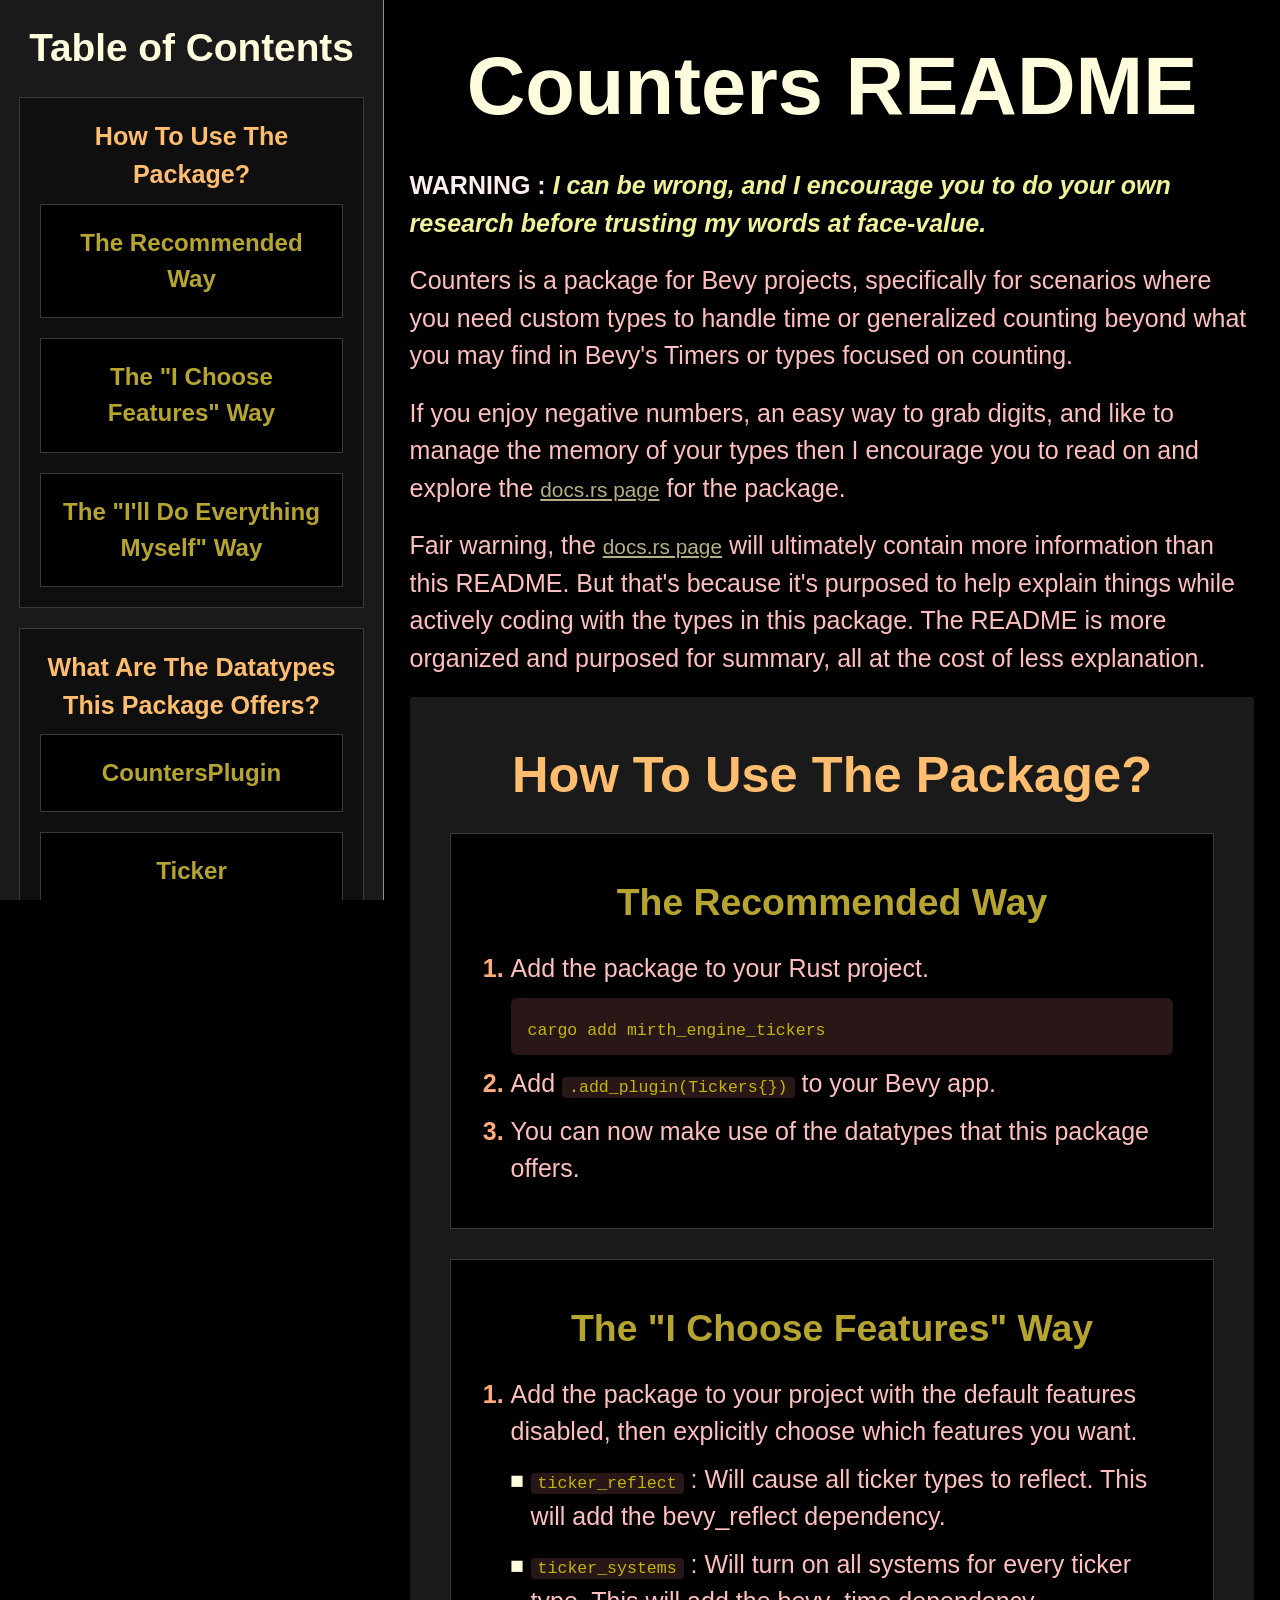
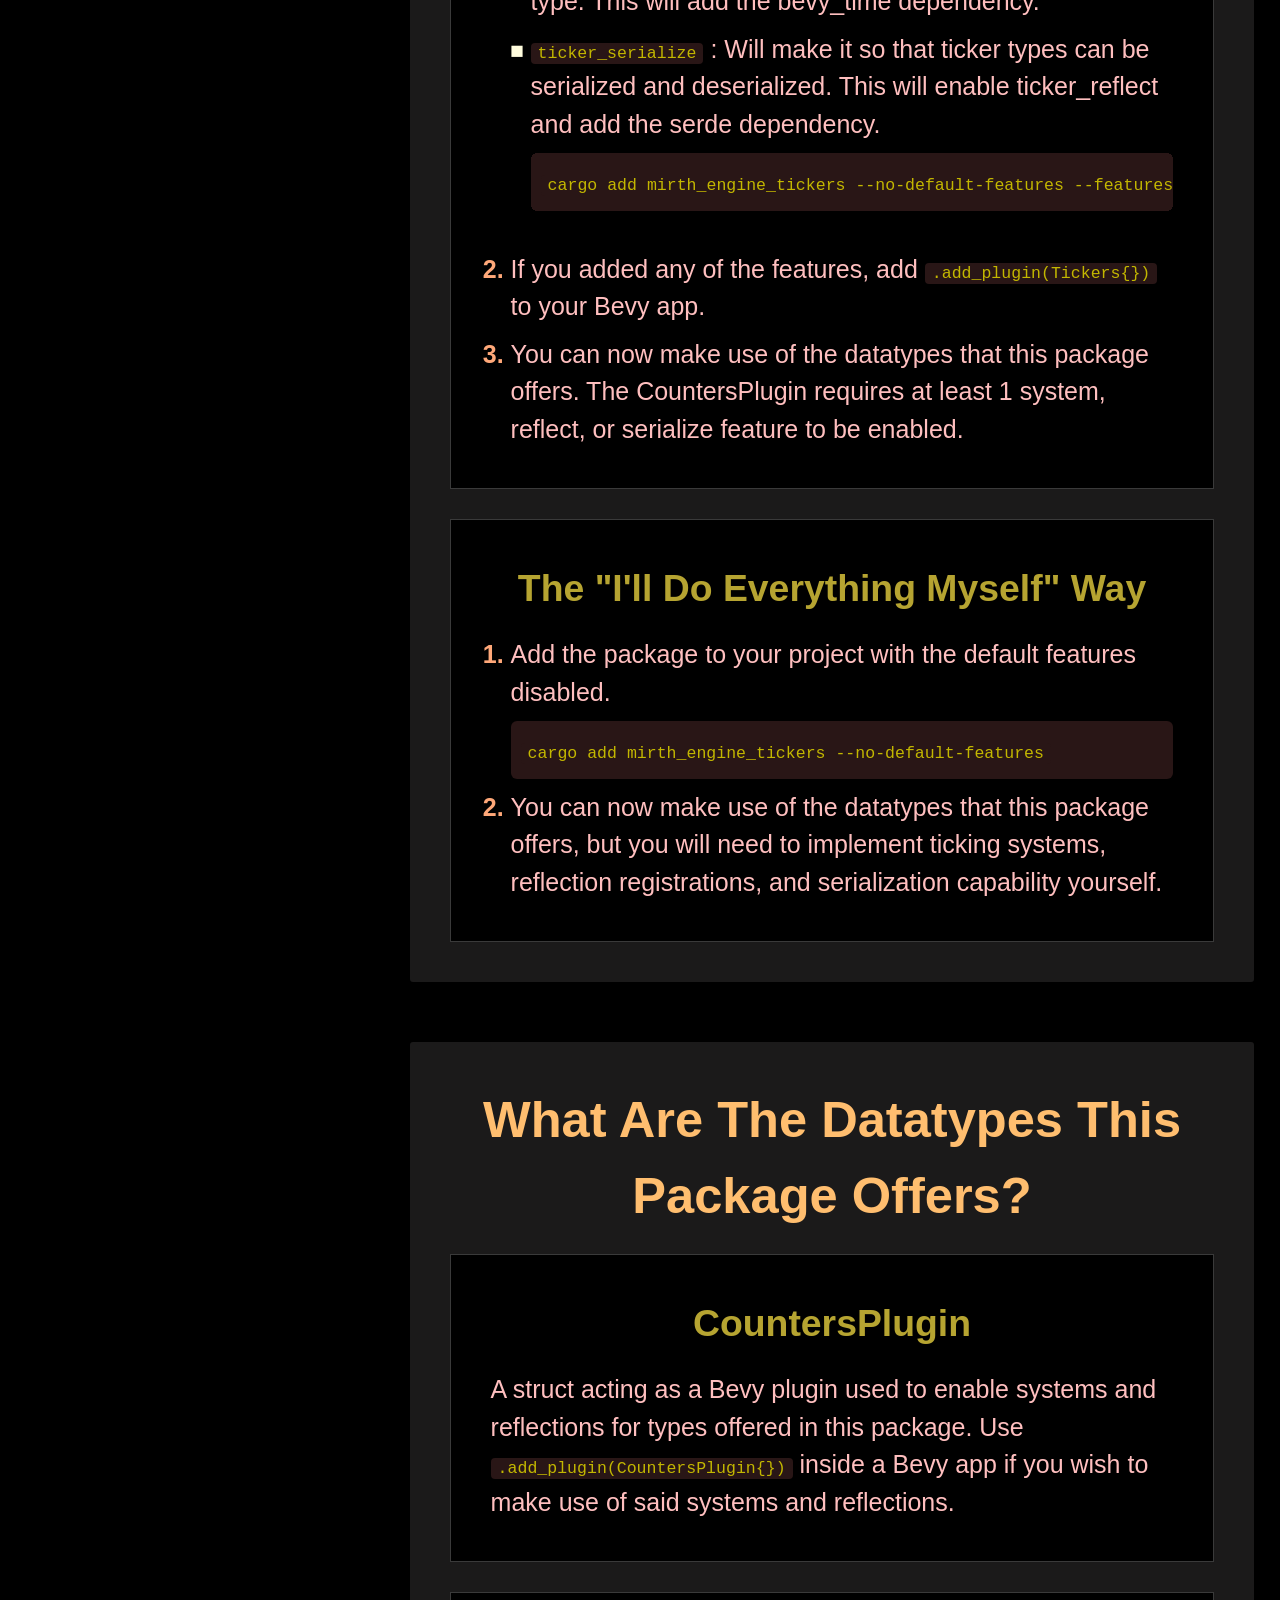
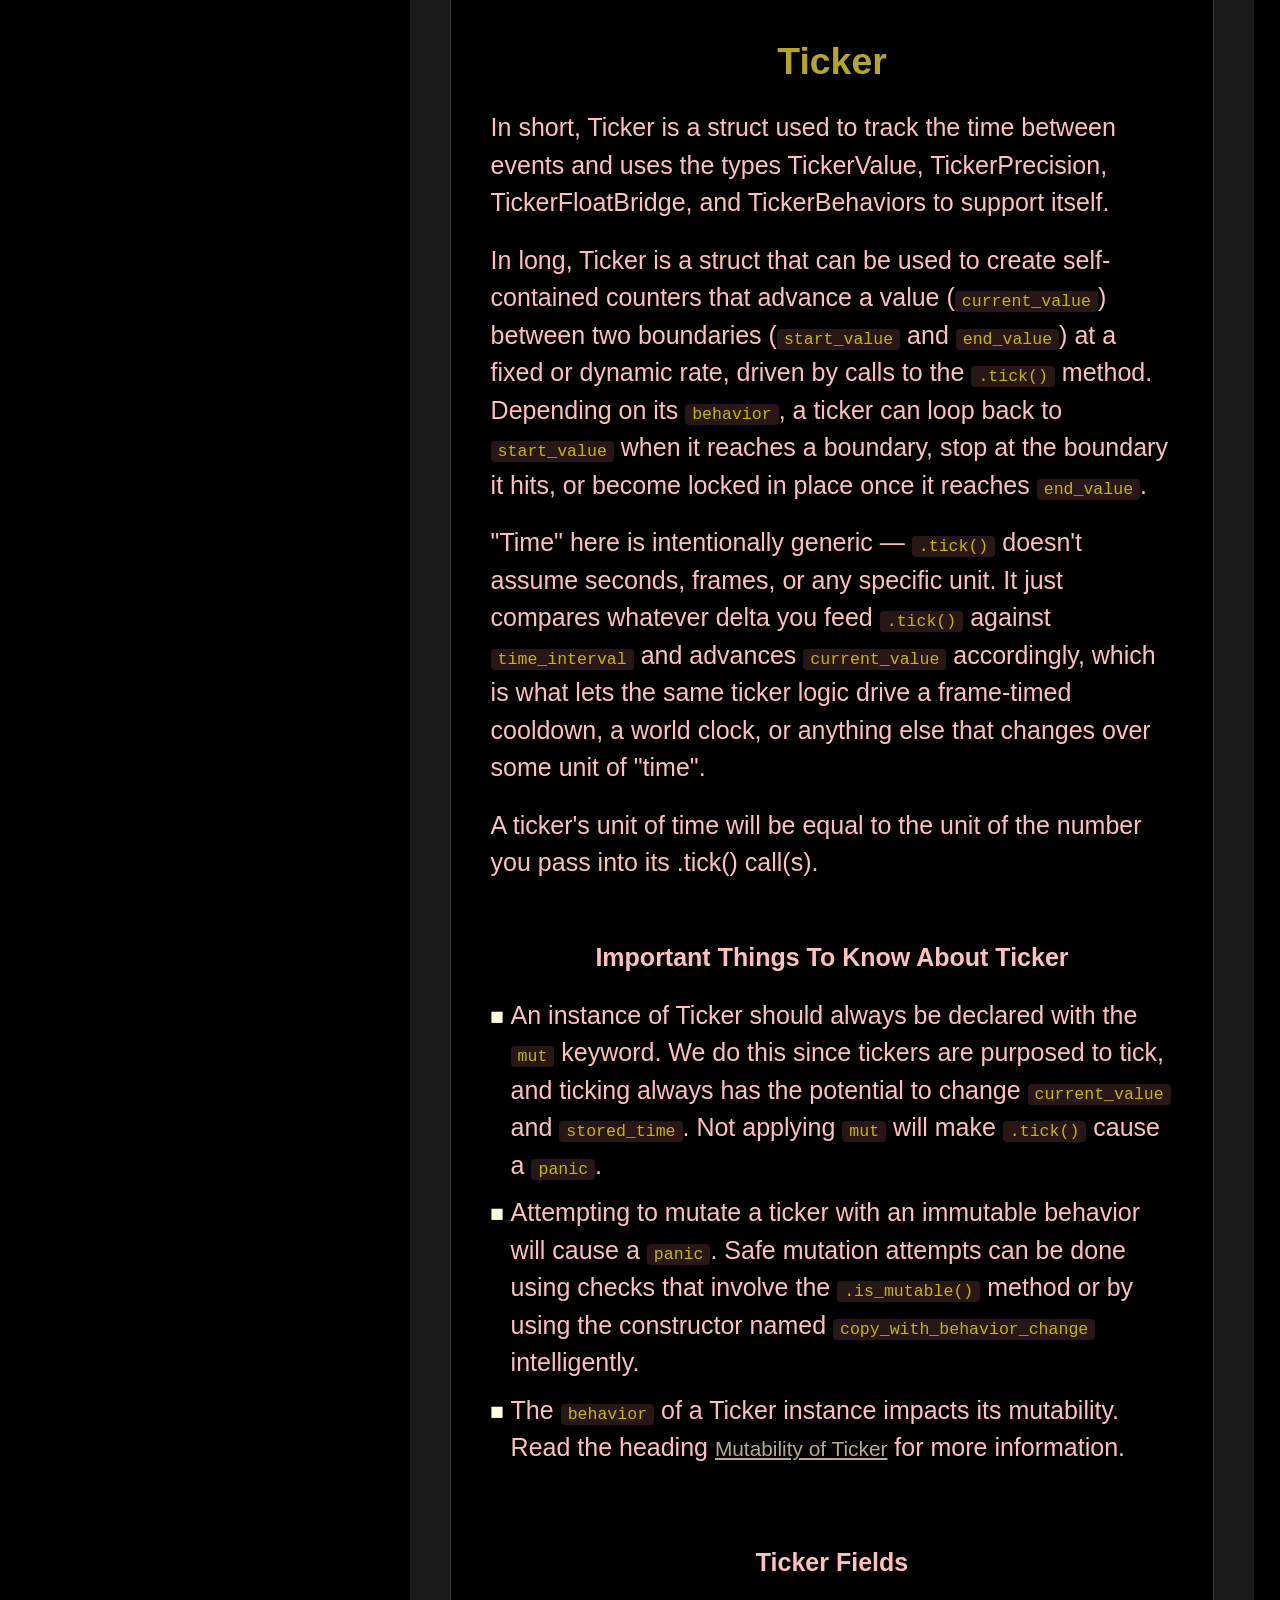
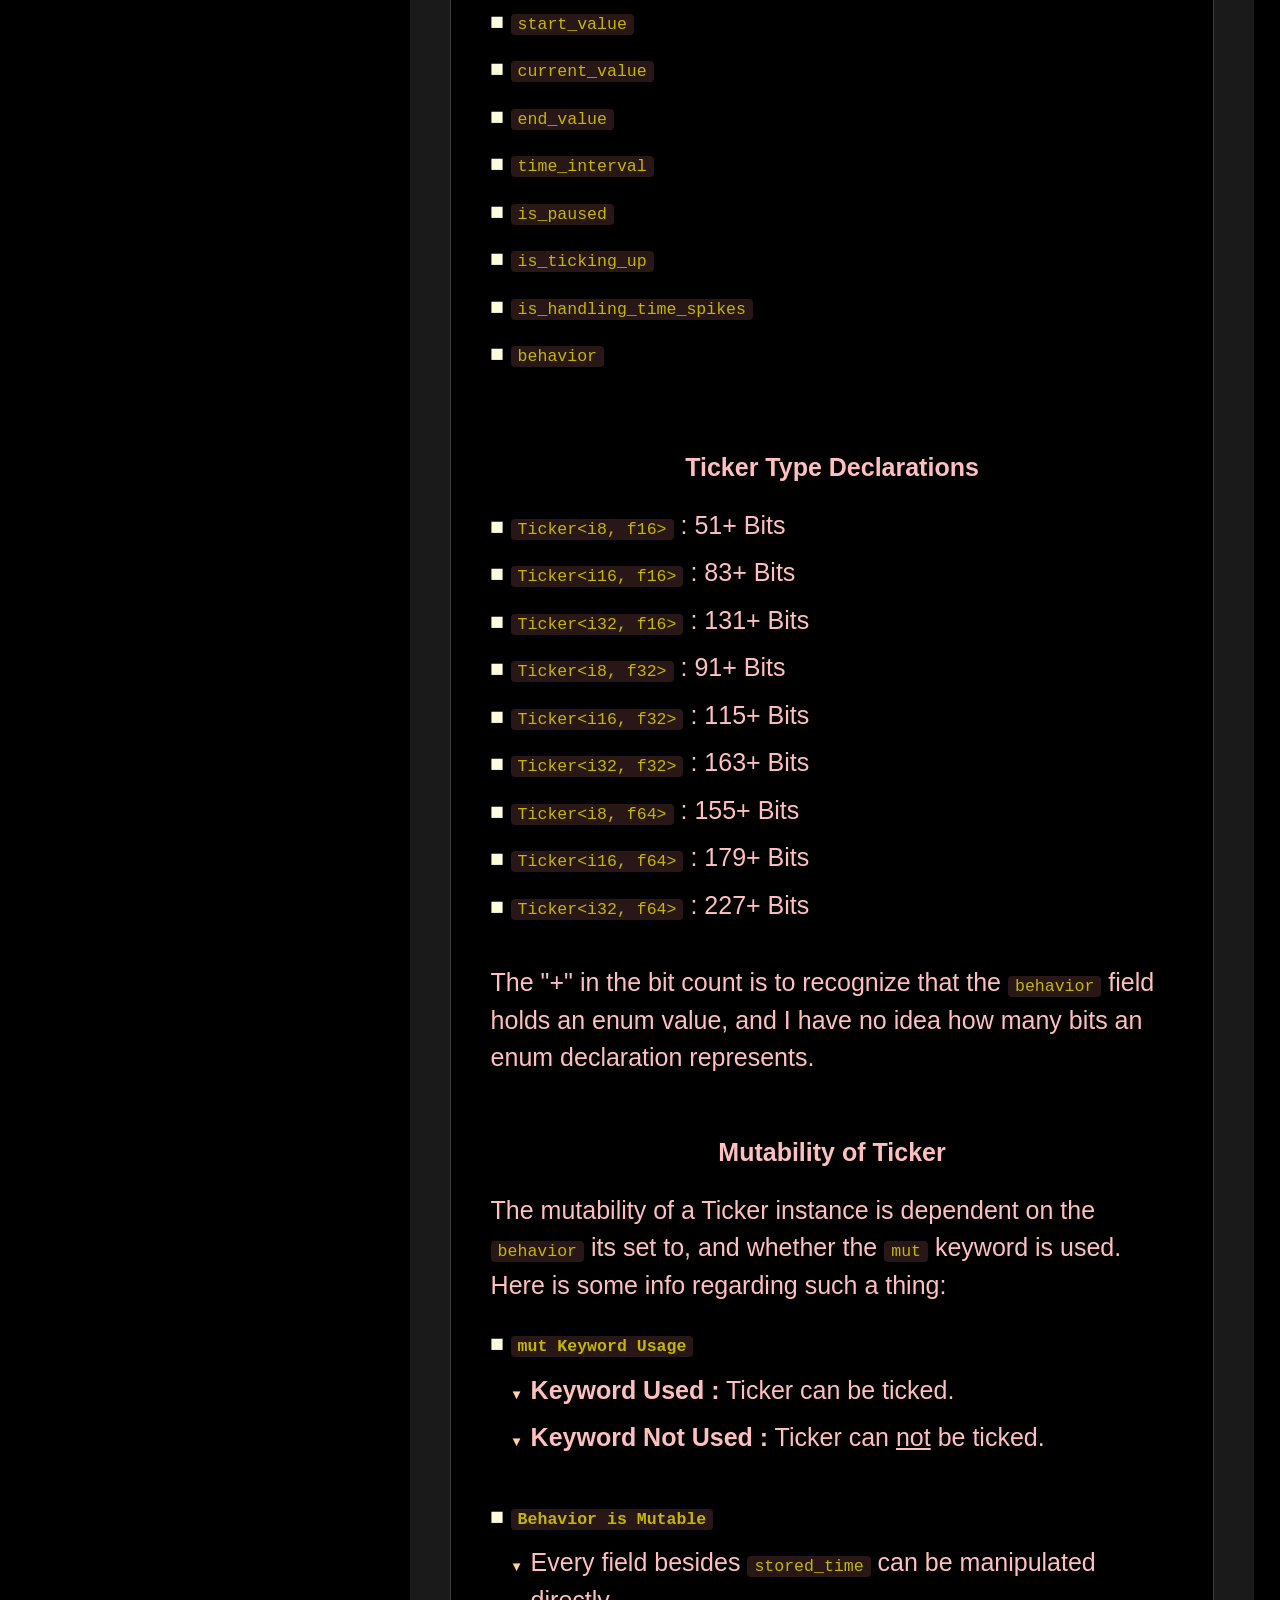
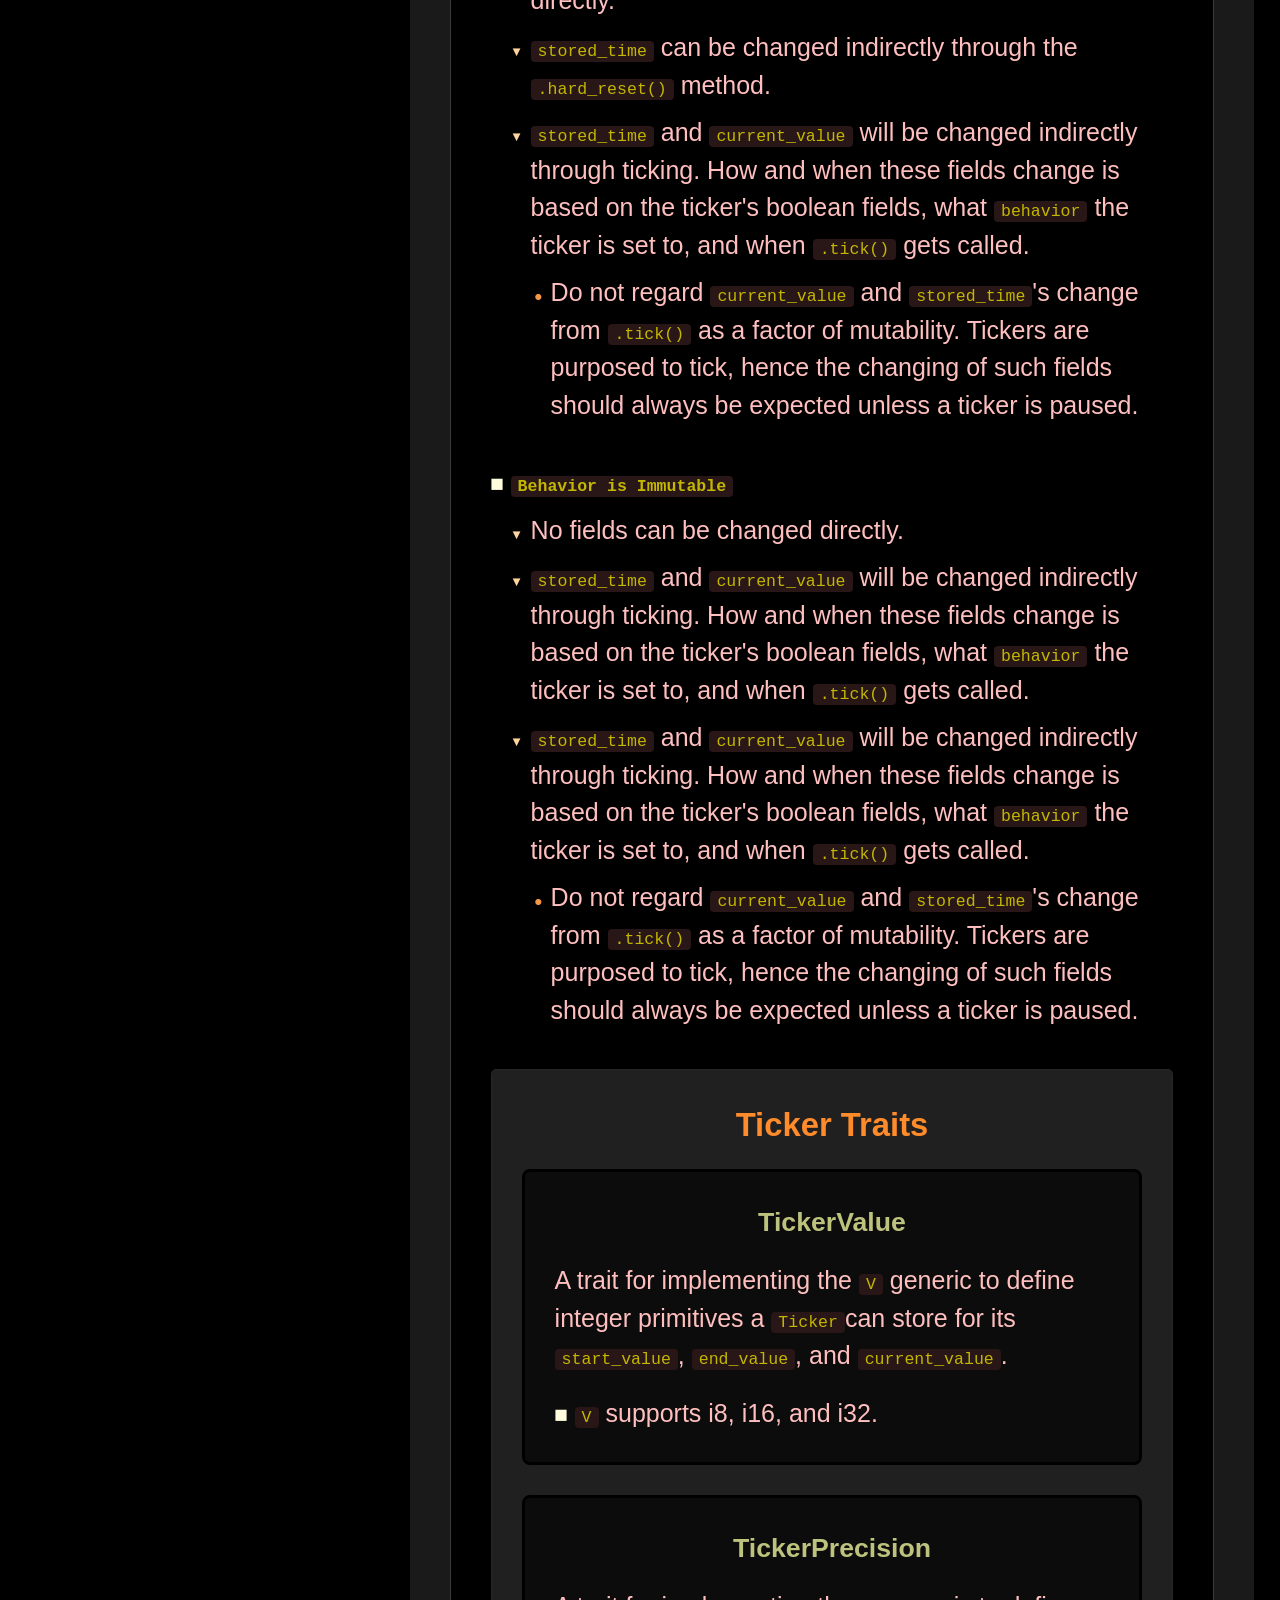
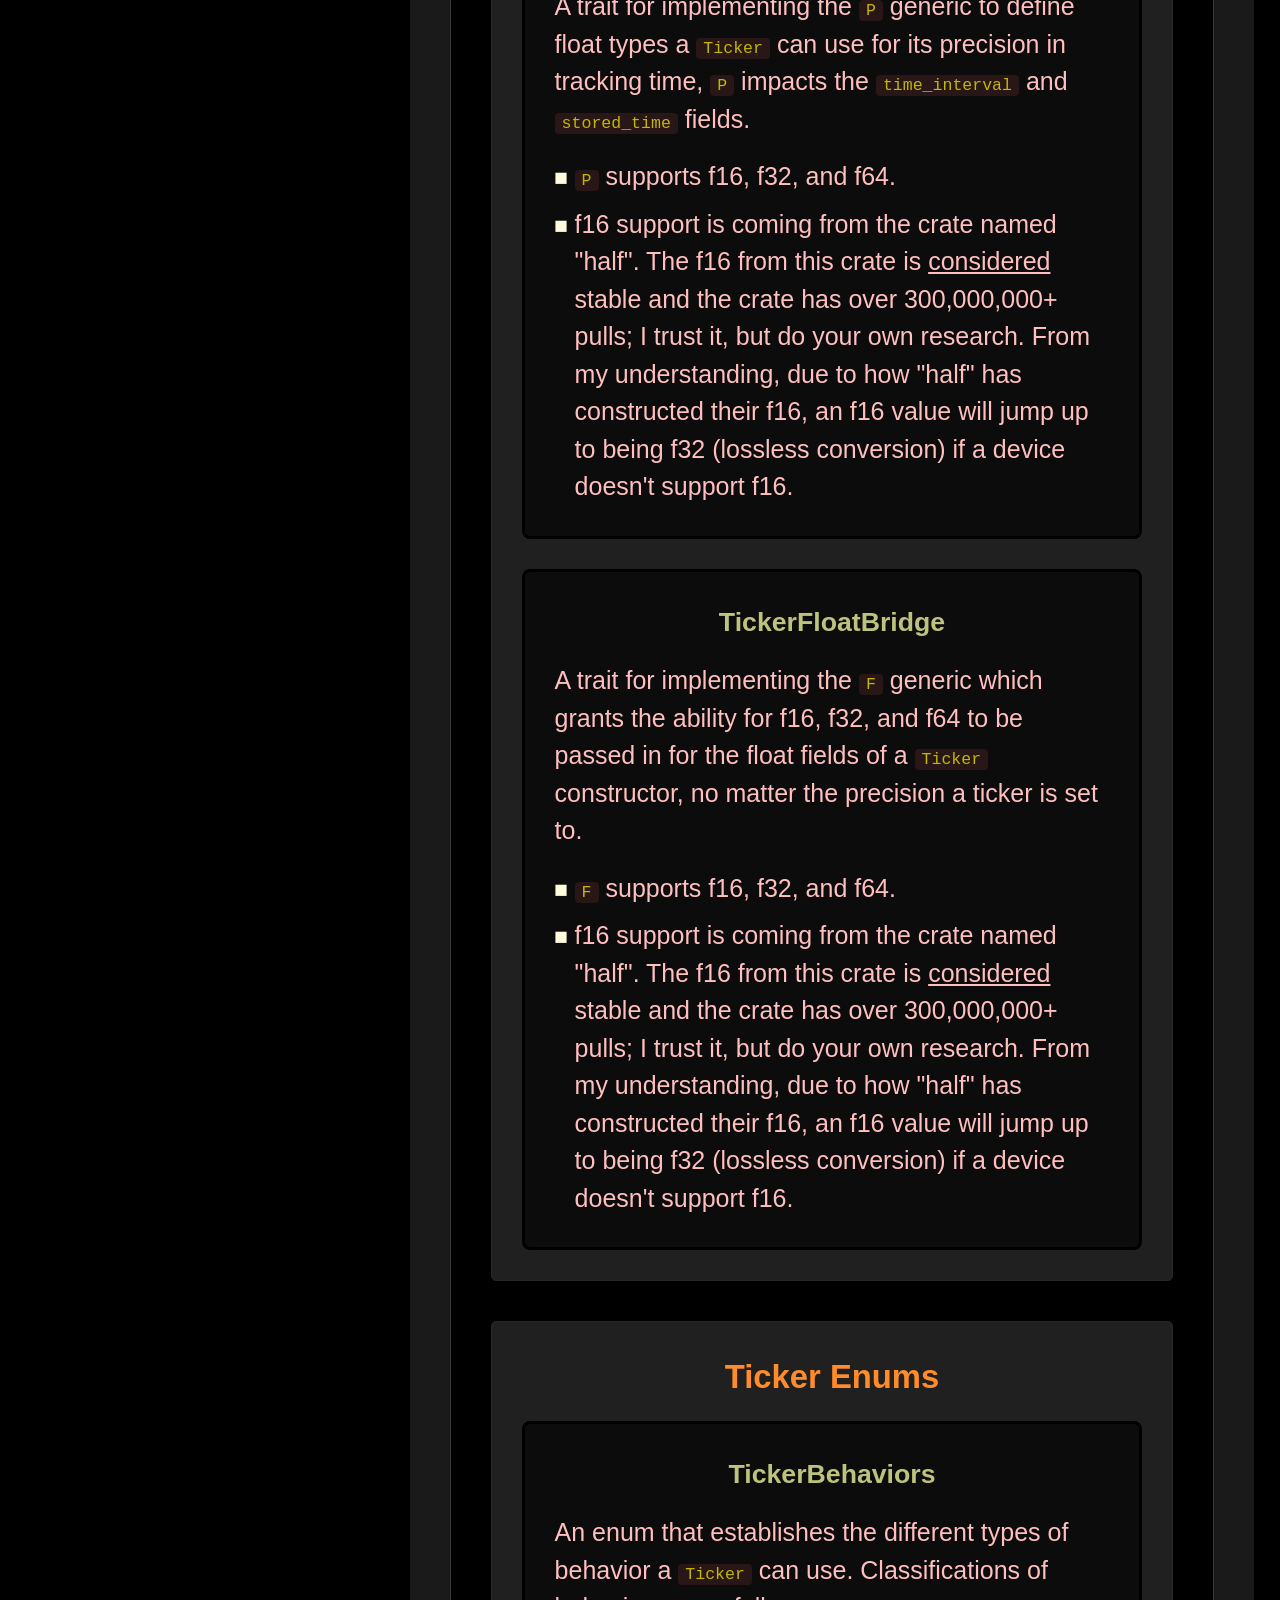
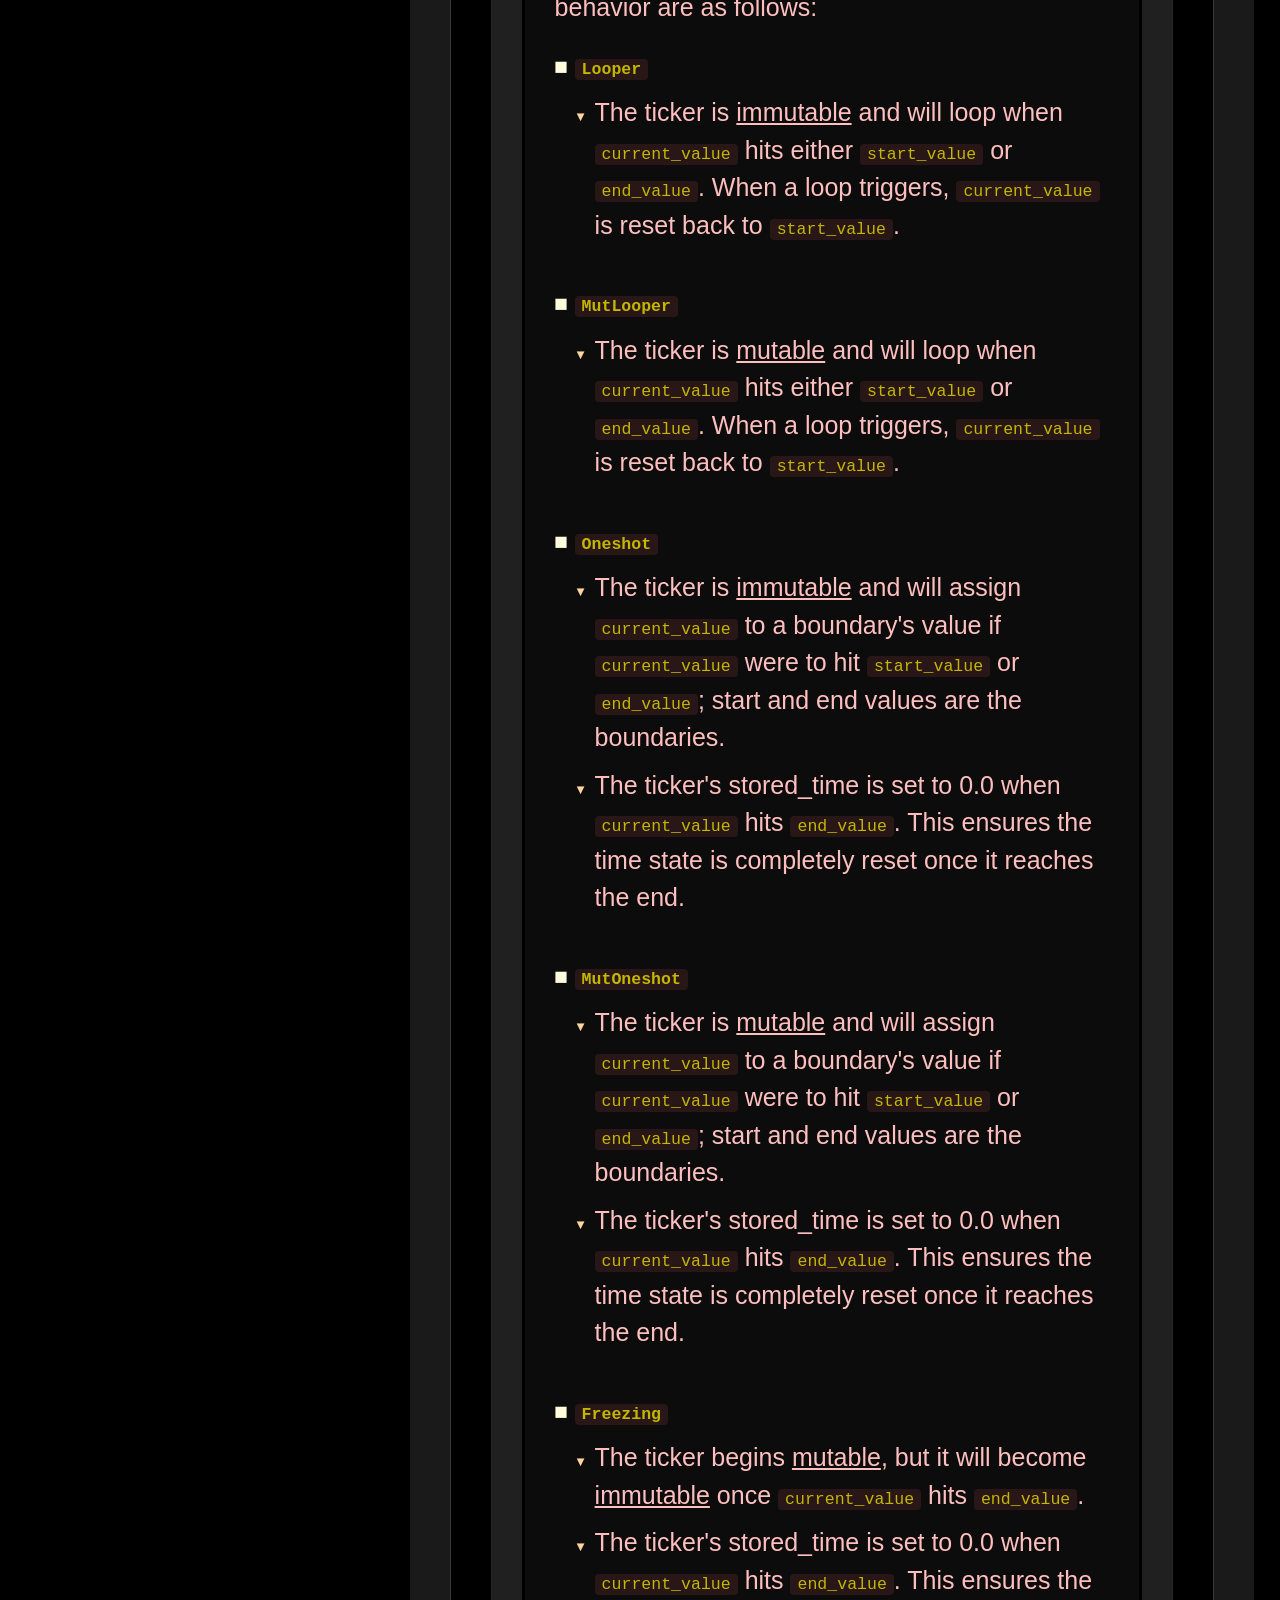
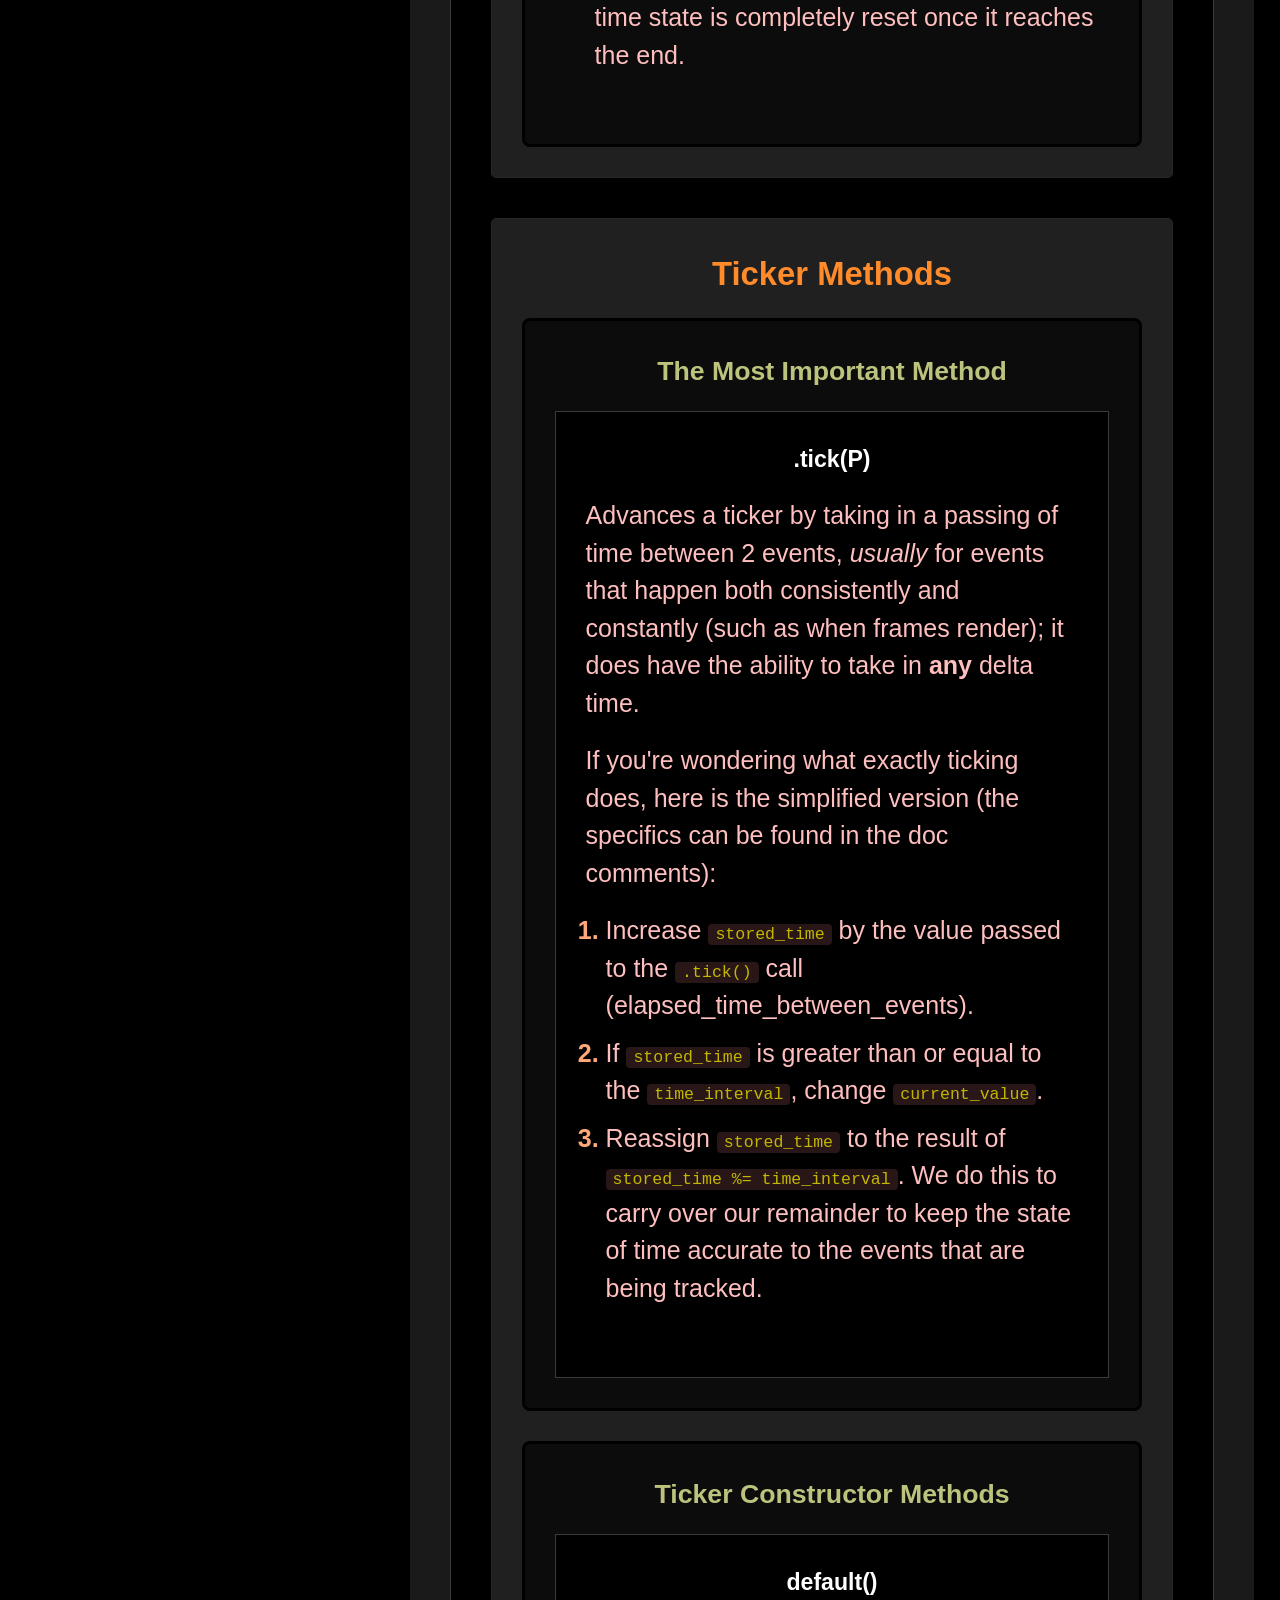
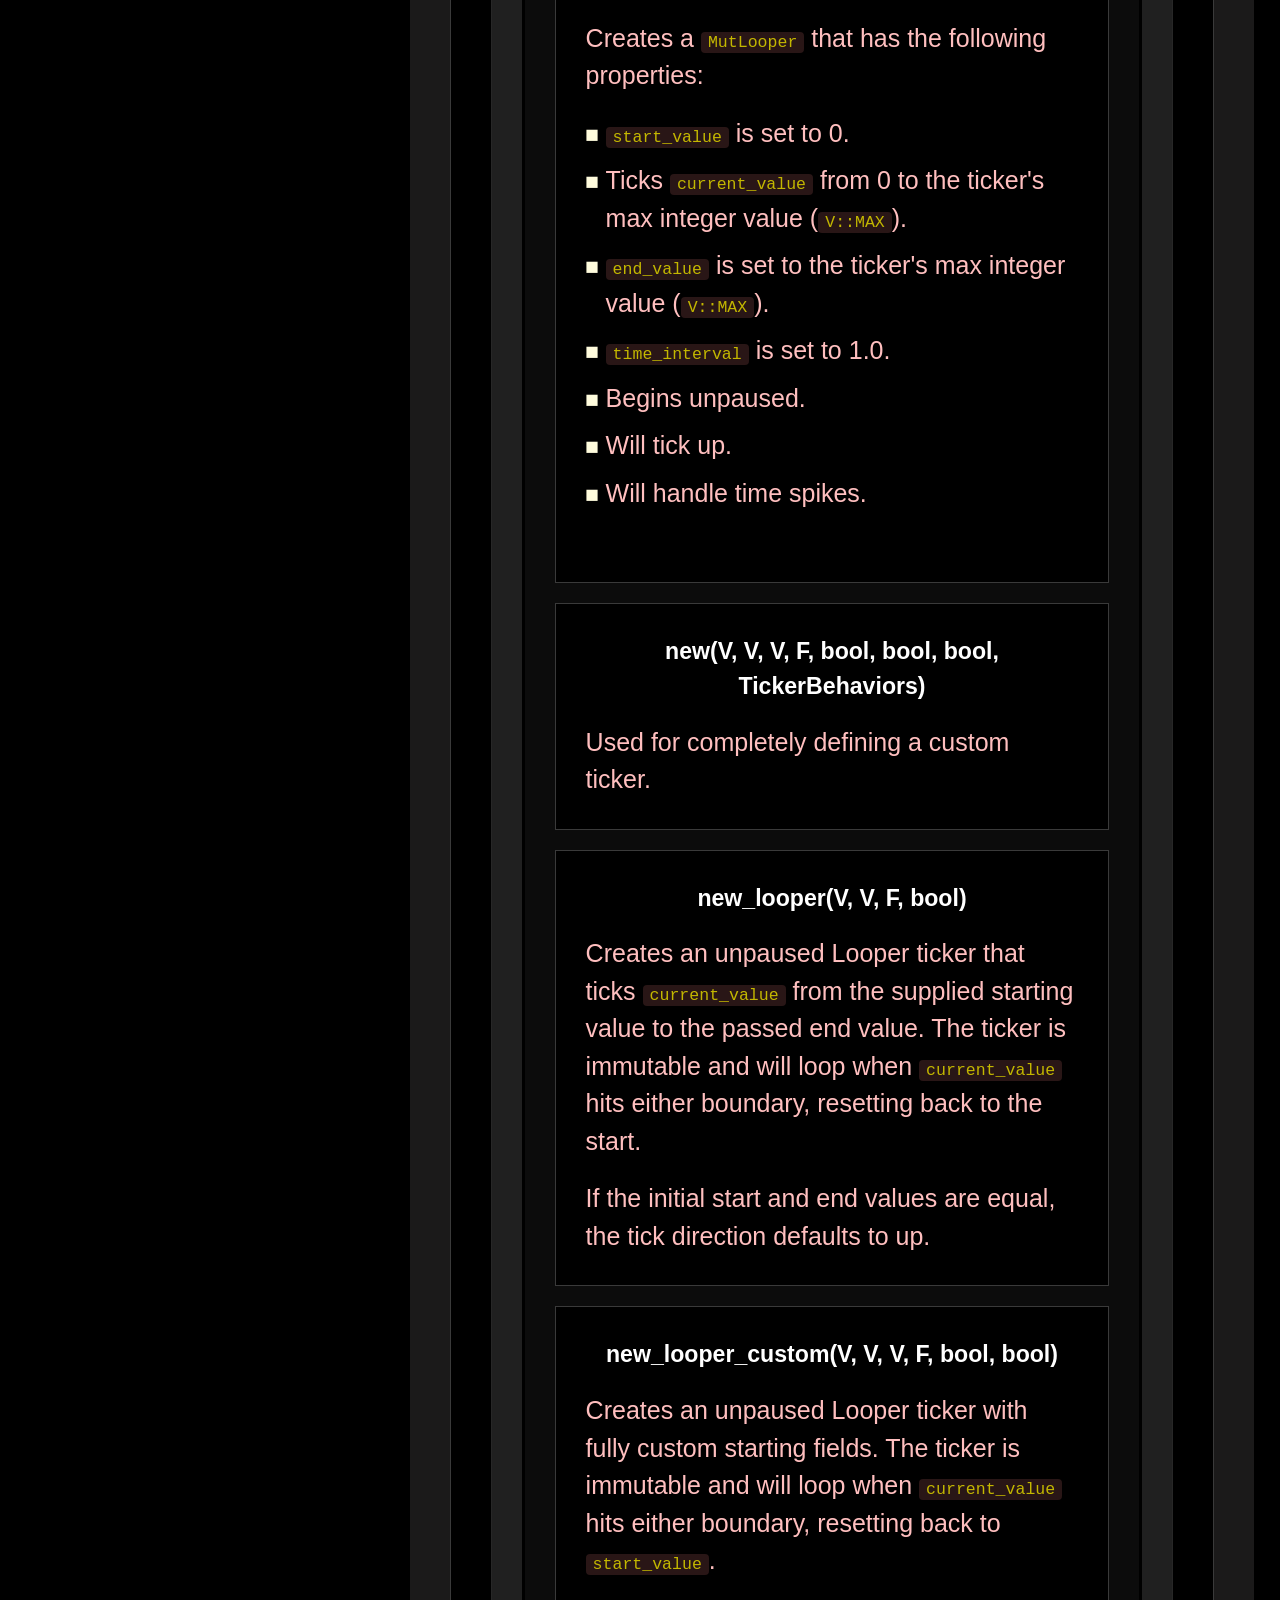
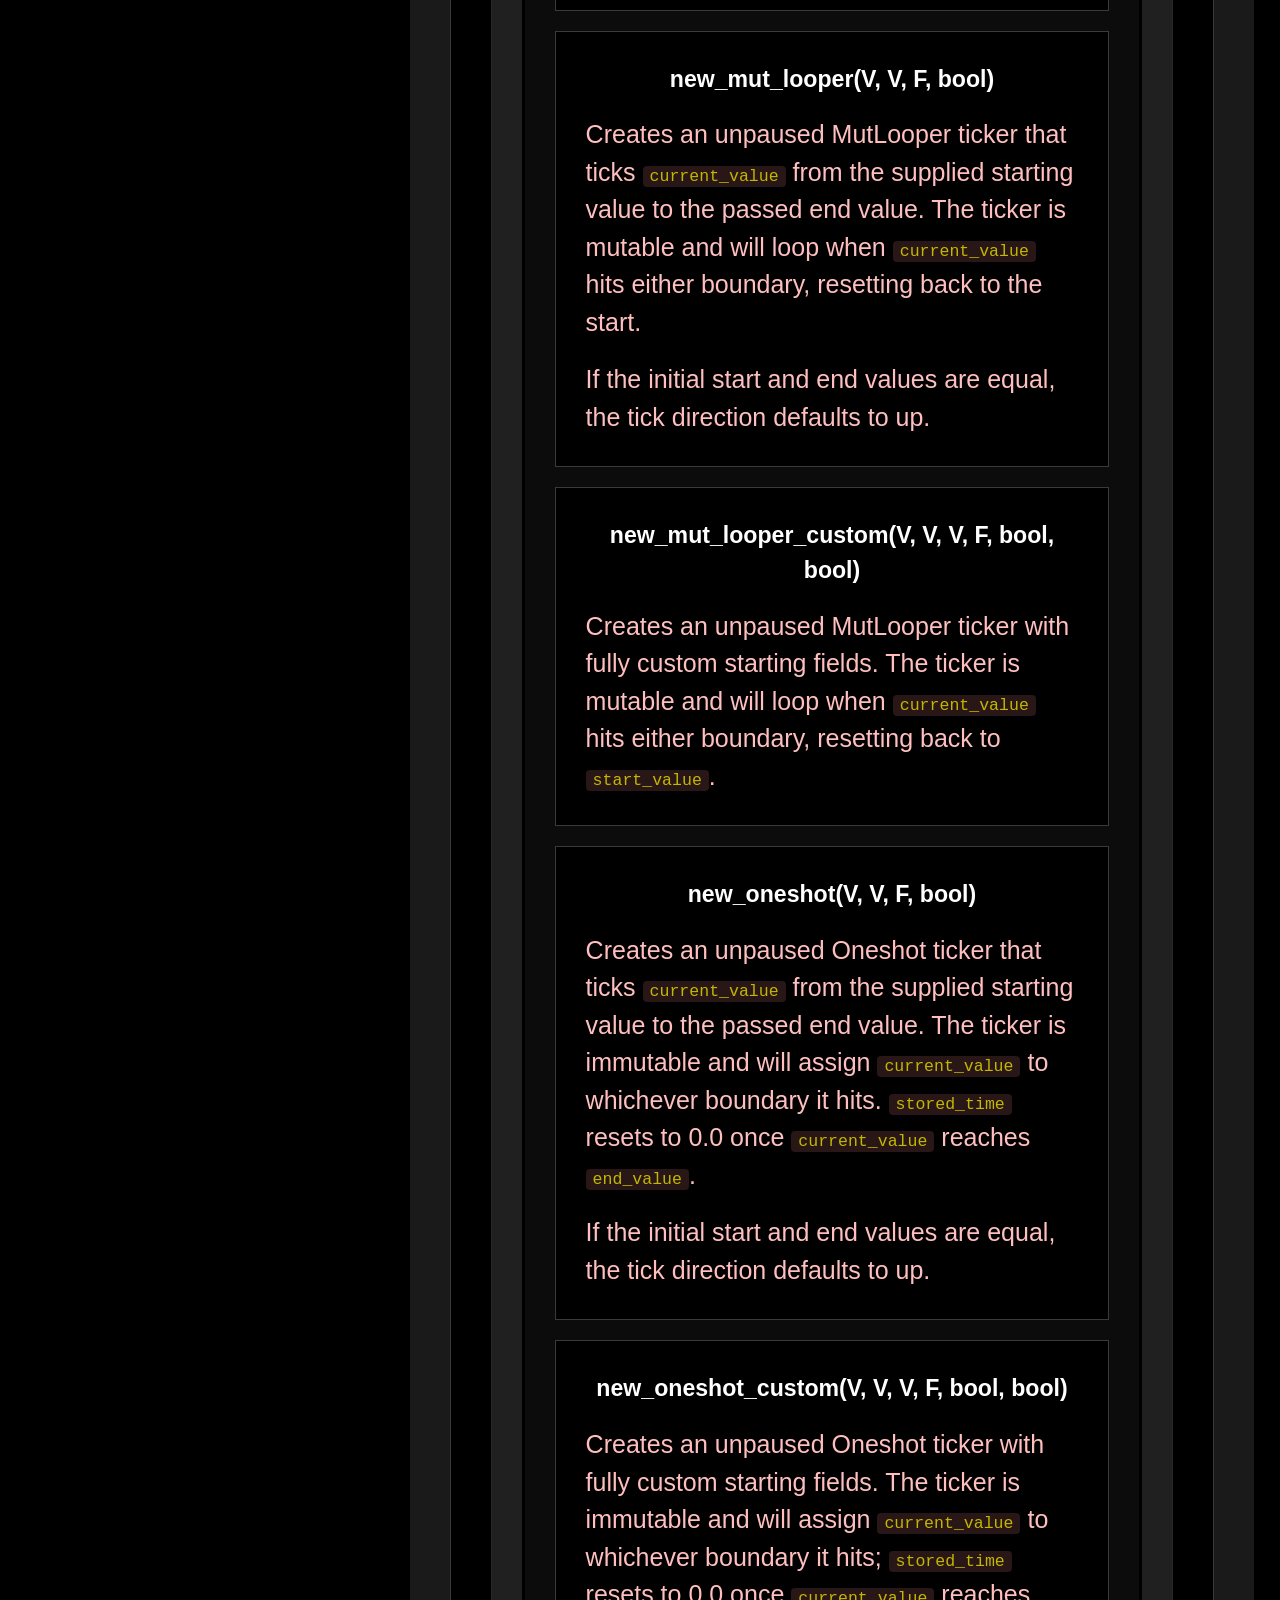
<file: docs/index.html>
<!DOCTYPE html>
<html lang="en">

    <head>
        <meta charset="UTF-8">
        <title>README for Tickers</title>
        <link rel="stylesheet" href="readme.css">
    </head>



    <body>

        <!-- ============================================================ -->
        <!-- NAVIGATION                                                   -->
        <!-- ============================================================ -->
        <nav id="navigation">
            <h1 id="navigation_title">Table of Contents</h1>

            <!-- ToC : How To Use The Package-->
            <div class="nav_box_1">
                <a href="#how-to-use-the-package">How To Use The Package?</a>
                <div class="nav_box_2"><a href="#the-recommended-way">The Recommended Way</a></div>
                <div class="nav_box_2"><a href="#the-i-choose-features-way">The "I Choose Features" Way</a></div>
                <div class="nav_box_2"><a href="#the-i-ll-do-everything-myself-way">The "I'll Do Everything Myself" Way</a></div>
            </div>

            <!-- ToC : What Are The Datatypes This Package Offers? -->
            <div class="nav_box_1">
                <a href="#what-are-the-datatypes-this-package-offers">What Are The Datatypes This Package Offers?</a>

                <!-- ToC : CountersPlugin -->
                <div class="nav_box_2">
                    <a href="#countersplugin">CountersPlugin</a>
                </div>

                <!-- ToC : Ticker -->
                <div class="nav_box_2">
                    <a href="#ticker">Ticker</a>

                    <!-- ToC : Ticker Traits -->
                    <div class="nav_box_3">
                        <a href="#ticker-traits">Ticker Traits</a>
                        <div class="nav_box_4"><a href="#tickervalue">TickerValue</a></div>
                        <div class="nav_box_4"><a href="#tickerprecision">TickerPrecision</a></div>
                        <div class="nav_box_4"><a href="#tickerfloatbridge">TickerFloatBridge</a></div>
                    </div>

                    <!-- ToC : Ticker Enums -->
                    <div class="nav_box_3">
                        <a href="#ticker-enums">Ticker Enums</a>
                        <div class="nav_box_4"><a href="#tickerbehaviors">TickerBehaviors</a></div>
                    </div>

                    <!-- ToC : Ticker Methods -->
                    <div class="nav_box_3">
                        <a href="#ticker-methods">Ticker Methods</a>

                        <!-- ToC : Ticker Tick Method -->
                        <div class="nav_box_4">
                            <a href="#the-most-important-method">The Most Important Method</a>
                            <div class="nav_box_5"><a href="#tick-p">tick</a></div>
                        </div>

                        <!-- ToC : Ticker Constructor Methods -->
                        <div class="nav_box_4">
                            <a href="#ticker-constructor-methods">Ticker Constructor Methods</a>
                            <div class="nav_box_5"><a href="#default">default()</a></div>
                            <div class="nav_box_5"><a href="#new-v-v-v-f-bool-bool-bool-tickerbehaviors">new</a></div>
                            <div class="nav_box_5"><a href="#new-looper-v-v-f-bool">new_looper</a></div>
                            <div class="nav_box_5"><a href="#new-looper-custom-v-v-v-f-bool-bool">new_looper_custom</a></div>
                            <div class="nav_box_5"><a href="#new-oneshot-v-v-f-bool">new_oneshot</a></div>
                            <div class="nav_box_5"><a href="#new-oneshot-custom-v-v-v-f-bool-bool">new_oneshot_custom</a></div>
                            <div class="nav_box_5"><a href="#new-copy-ticker">new_copy</a></div>
                            <div class="nav_box_5"><a href="#new-copy-with-behavior-change-ticker-tickerbehaviors">new_copy_with_behavior_change</a></div>
                        </div>

                        <!-- ToC : Ticker Getter Methods -->
                        <div class="nav_box_4">
                            <a href="#ticker-getter-methods">Ticker Getter Methods</a>
                            <div class="nav_box_5"><a href="#start-value">start_value</a></div>
                            <div class="nav_box_5"><a href="#current-value">current_value</a></div>
                            <div class="nav_box_5"><a href="#end-value">end_value</a></div>
                            <div class="nav_box_5"><a href="#time-interval">time_interval</a></div>
                            <div class="nav_box_5"><a href="#stored-time">stored_time</a></div>
                            <div class="nav_box_5"><a href="#is-paused">is_paused</a></div>
                            <div class="nav_box_5"><a href="#is-unpaused">is_unpaused</a></div>
                            <div class="nav_box_5"><a href="#is-ticking-up">is_ticking_up</a></div>
                            <div class="nav_box_5"><a href="#is-ticking-down">is_ticking_down</a></div>
                            <div class="nav_box_5"><a href="#is-handling-time-spikes">is_handling_time_spikes</a></div>
                            <div class="nav_box_5"><a href="#behavior">behavior</a></div>
                            <div class="nav_box_5"><a href="#digit">digit</a></div>
                        </div>

                        <!-- ToC : Ticker Setter Methods -->
                        <div class="nav_box_4">
                            <a href="#ticker-setter-methods">Ticker Setter Methods</a>
                            <div class="nav_box_5"><a href="#set-start-value-v">set_start_value</a></div>
                            <div class="nav_box_5"><a href="#set-current-value-v">set_current_value</a></div>
                            <div class="nav_box_5"><a href="#set-end-value-v">set_end_value</a></div>
                            <div class="nav_box_5"><a href="#pause">pause</a></div>
                            <div class="nav_box_5"><a href="#unpause">unpause</a></div>
                            <div class="nav_box_5"><a href="#tick-up">tick_up</a></div>
                            <div class="nav_box_5"><a href="#tick-down">tick_down</a></div>
                            <div class="nav_box_5"><a href="#start-handling-time-spikes">start_handling_time_spikes</a></div>
                            <div class="nav_box_5"><a href="#stop-handling-time-spikes">stop_handling_time_spikes</a></div>
                            <div class="nav_box_5"><a href="#set-behavior-tickerbehaviors">set_behavior</a></div>
                        </div>

                        <!-- ToC : Ticker Equality Methods -->
                        <div class="nav_box_4">
                            <a href="#ticker-equality-methods">Ticker Equality Methods</a>
                            <div class="nav_box_5"><a href="#is-current-at-start">is_current_at_start</a></div>
                            <div class="nav_box_5"><a href="#is-current-at-end">is_current_at_end</a></div>
                            <div class="nav_box_5"><a href="#is-start-at-end">is_start_at_end</a></div>
                        </div>

                        <!-- ToC : Ticker Difference Methods -->
                        <div class="nav_box_4">
                            <a href="#ticker-difference-methods">Ticker Difference Methods</a>
                            <div class="nav_box_5"><a href="#difference-from-start">difference_from_start</a></div>
                            <div class="nav_box_5"><a href="#difference-from-end">difference_from_end</a></div>
                            <div class="nav_box_5"><a href="#difference-between-boundaries">difference_between_boundaries</a></div>
                        </div>

                        <!-- ToC : Ticker Add Methods -->
                        <div class="nav_box_4">
                            <a href="#ticker-sum-methods">Ticker Add Methods</a>
                            <div class="nav_box_5"><a href="#sum-to-start-value-v">sum_to_start_value</a></div>
                            <div class="nav_box_5"><a href="#sum-to-current-value-v">sum_to_current_value</a></div>
                            <div class="nav_box_5"><a href="#sum-to-end-value-v">sum_to_end_value</a></div>
                            <div class="nav_box_5"><a href="#sum-to-time-interval-p">sum_to_time_interval</a></div>
                        </div>

                        <!-- ToC : Ticker Percentage Methods -->
                        <div class="nav_box_4">
                            <a href="#ticker-percentage-methods">Ticker Percentage Methods</a>
                            <div class="nav_box_5"><a href="#percentage-completed">percentage_completed</a></div>
                            <div class="nav_box_5"><a href="#percentage-remaining">percentage_remaining</a></div>
                        </div>

                        <!-- ToC : Ticker Reset Methods -->
                        <div class="nav_box_4">
                            <a href="#ticker-reset-methods">Ticker Reset Methods</a>
                            <div class="nav_box_5"><a href="#soft-reset">soft_reset</a></div>
                            <div class="nav_box_5"><a href="#hard-reset">hard_reset</a></div>
                        </div>

                        <!-- ToC : Ticker Helper Methods -->
                        <div class="nav_box_4">
                            <a href="#ticker-helper-methods">Ticker Helper Methods</a>
                            <div class="nav_box_5"><a href="#is-mutable">is_mutable</a></div>
                            <div class="nav_box_5"><a href="#print-information">print_information</a></div>
                        </div>

                    </div>
                </div>
            </div>
        </nav>



        <div id="page_content">

            <!-- ============================================================ -->
            <!-- INTRODUCTION                                                 -->
            <!-- ============================================================ -->
            <p id="title">Counters README</p>
            <p><b style="color: #ffeeee">WARNING : <em style="color: #f1f198">I can be wrong, and I encourage you to do your own research before trusting my words at face-value.</em></b></p>
            <p>Counters is a package for Bevy projects, specifically for scenarios where you need custom types to handle time or generalized counting beyond what you may find in Bevy's Timers or types focused on counting.</p>
            <p>If you enjoy negative numbers, an easy way to grab digits, and like to manage the memory of your types then I encourage you to read on and explore the <a href="https://docs.rs/mirth_engine_tickers" target="_blank" rel="noopener noreferrer">docs.rs page</a> for the package.</p>
            <p>Fair warning, the <a href="https://docs.rs/mirth_engine_tickers" target="_blank" rel="noopener noreferrer">docs.rs page</a> will ultimately contain more information than this README.  But that's because it's purposed to help explain things while actively coding with the types in this package.  The README is more organized and purposed for summary, all at the cost of less explanation.</p>

            <!-- ============================================================ -->
            <!-- HOW TO USE THE PACKAGE                                       -->
            <!-- ============================================================ -->
            <div class="block_1">
                <h1 id="how-to-use-the-package">How To Use The Package?</h1>

                <!-- The Recommended Way -->
                <div class="block_2">
                    <h2 id="the-recommended-way">The Recommended Way</h2>
                    <ol>
                        <li>Add the package to your Rust project.
                            <pre><code>cargo add mirth_engine_tickers</code></pre>
                        </li>
                        <li>Add <code>.add_plugin(Tickers{})</code> to your Bevy app.</li>
                        <li>You can now make use of the datatypes that this package offers.</li>
                    </ol>
                </div>

                <!-- The "I Choose Features" Way -->
                <div class="block_2">
                    <h2 id="the-i-choose-features-way">The "I Choose Features" Way</h2>
                    <ol>
                        <li>Add the package to your project with the default features disabled, then explicitly choose which features you want.
                            <ul>
                                <li><code class="list_header">ticker_reflect</code> : Will cause all ticker types to reflect. This will add the bevy_reflect dependency.</li>
                                <li><code class="list_header">ticker_systems</code> : Will turn on all systems for every ticker type. This will add the bevy_time dependency.</li>
                                <li>
                                    <code class="list_header">ticker_serialize</code> : Will make it so that ticker types can be serialized and deserialized. This will enable ticker_reflect and add the serde dependency.
                                    <pre><code>cargo add mirth_engine_tickers --no-default-features --features ticker_reflect, ticker_systems, ticker_serialize</code></pre>
                                </li>
                            </ul>
                        </li>
                        <li>If you added any of the features, add <code>.add_plugin(Tickers{})</code> to your Bevy app.</li>
                        <li>You can now make use of the datatypes that this package offers.  The CountersPlugin requires at least 1 system, reflect, or serialize feature to be enabled. </li>
                    </ol>
                </div>

                <!-- The "I'll Do Everything Myself" Way -->
                <div class="block_2">
                    <h2 id="the-i-ll-do-everything-myself-way">The "I'll Do Everything Myself" Way</h2>
                    <ol>
                        <li>Add the package to your project with the default features disabled.
                            <pre><code>cargo add mirth_engine_tickers --no-default-features</code></pre>
                        </li>
                        <li>You can now make use of the datatypes that this package offers, but you will need to implement ticking systems, reflection registrations, and serialization capability yourself.</li>
                    </ol>
                </div>

            </div>

            <!-- ============================================================ -->
            <!-- WHAT ARE THE DATATYPES THIS PACKAGE OFFERS?                  -->
            <!-- ============================================================ -->
            <div class="block_1">
                <h1 id="what-are-the-datatypes-this-package-offers">What Are The Datatypes This Package Offers?</h1>

                <!-- Counters Plugin -->
                <div class="block_2">
                    <h2 id="countersplugin">CountersPlugin</h2>
                    <p>A struct acting as a Bevy plugin used to enable systems and reflections for types offered in this package.  Use <code>.add_plugin(CountersPlugin{})</code> inside a Bevy app if you wish to make use of said systems and reflections.</p>
                </div>

                <!-- Ticker Struct -->
                <div class="block_2">
                    <h2 id="ticker">Ticker</h2>
                    <p>In short, Ticker is a struct used to track the time between events and uses the types TickerValue, TickerPrecision, TickerFloatBridge, and TickerBehaviors to support itself.</p>
                    <p>In long, Ticker is a struct that can be used to create self-contained counters that advance a value (<code>current_value</code>) between two boundaries (<code>start_value</code> and <code>end_value</code>) at a fixed or dynamic rate, driven by calls to the <code>.tick()</code> method. Depending on its <code>behavior</code>, a ticker can loop back to <code>start_value</code> when it reaches a boundary, stop at the boundary it hits, or become locked in place once it reaches <code>end_value</code>.
                    <p>"Time" here is intentionally generic — <code>.tick()</code> doesn't assume seconds, frames, or any specific unit. It just compares whatever delta you feed <code>.tick()</code> against <code>time_interval</code> and advances <code>current_value</code> accordingly, which is what lets the same ticker logic drive a frame-timed cooldown, a world clock, or anything else that changes over some unit of "time".</p>
                    <p>A ticker's unit of time will be equal to the unit of the number you pass into its .tick() call(s).</p>
                    <br>

                    <!-- Important Things To Know About Ticker -->
                    <p id="important-things-to-know-about-ticker" style="text-align: center"><b>Important Things To Know About Ticker</b></p>
                    <ul>
                        <li>An instance of Ticker should always be declared with the <code>mut</code> keyword.  We do this since tickers are purposed to tick, and ticking always has the potential to change <code>current_value</code> and <code>stored_time</code>.  Not applying <code>mut</code> will make <code>.tick()</code> cause a <code>panic</code>.</li>
                        <li>Attempting to mutate a ticker with an immutable behavior will cause a <code>panic</code>.  Safe mutation attempts can be done using checks that involve the <code>.is_mutable()</code> method or by using the constructor named <code>copy_with_behavior_change</code> intelligently.</li>
                        <li>The <code>behavior</code> of a Ticker instance impacts its mutability.  Read the heading <a href="#mutability-of-ticker">Mutability of Ticker</a> for more information.</li>
                    </ul>
                    <br>

                    <!-- Ticker Fields -->
                    <p id="ticker-fields" style="text-align: center"><b>Ticker Fields</b></p>
                    <ul>
                        <li><code>start_value</code></li>
                        <li><code>current_value</code></li>
                        <li><code>end_value</code></li>
                        <li><code>time_interval</code></li>
                        <li><code>is_paused</code></li>
                        <li><code>is_ticking_up</code></li>
                        <li><code>is_handling_time_spikes</code></li>
                        <li><code>behavior</code></li>
                    </ul>
                    <br>

                    <!-- Ticker Type Declarations -->
                    <p id="ticker-type-declarations" style="text-align: center"><b>Ticker Type Declarations</b></p>
                    <ul>
                        <li><code>Ticker&lt;i8, f16&gt;</code> : 51+ Bits</li>
                        <li><code>Ticker&lt;i16, f16&gt;</code> : 83+ Bits</li>
                        <li><code>Ticker&lt;i32, f16&gt;</code> : 131+ Bits</li>
                        <li><code>Ticker&lt;i8, f32&gt;</code> : 91+ Bits</li>
                        <li><code>Ticker&lt;i16, f32&gt;</code> : 115+ Bits</li>
                        <li><code>Ticker&lt;i32, f32&gt;</code> : 163+ Bits</li>
                        <li><code>Ticker&lt;i8, f64&gt;</code> : 155+ Bits</li>
                        <li><code>Ticker&lt;i16, f64&gt;</code> : 179+ Bits</li>
                        <li><code>Ticker&lt;i32, f64&gt;</code> : 227+ Bits</li>
                    </ul>
                    <p>The "+" in the bit count is to recognize that the <code>behavior</code> field holds an enum value, and I have no idea how many bits an enum declaration represents.</p>
                    <br>

                    <!-- Mutability of Ticker -->
                    <p id="mutability-of-ticker" style="text-align: center"><b>Mutability of Ticker</b></p>
                    <p>The mutability of a Ticker instance is dependent on the <code>behavior</code> its set to, and whether the <code>mut</code> keyword is used.  Here is some info regarding such a thing:</p>
                    <ul>
                        <li><b><code>mut Keyword Usage</code></b>
                            <ul>
                                <li><b>Keyword Used :</b> Ticker can be ticked.</li>
                                <li><b>Keyword Not Used :</b> Ticker can <u>not</u> be ticked.</li>
                            </ul>
                        </li>
                        <li><b><code>Behavior is Mutable</code></b>
                            <ul>
                                <li>Every field besides <code>stored_time</code> can be manipulated directly.</li>
                                <li><code>stored_time</code> can be changed indirectly through the <code>.hard_reset()</code> method.</li>
                                <li><code>stored_time</code> and <code>current_value</code> will be changed indirectly through ticking.  How and when these fields change is based on the ticker's boolean fields, what <code>behavior</code> the ticker is set to, and when <code>.tick()</code> gets called.
                                    <ul>
                                        <li>Do not regard <code>current_value</code> and <code>stored_time</code>'s change from <code>.tick()</code> as a factor of mutability.  Tickers are purposed to tick, hence the changing of such fields should always be expected unless a ticker is paused.</li>
                                    </ul>
                                </li>
                            </ul>
                        </li>
                        <li><b><code>Behavior is Immutable</code></b>
                            <ul>
                                <li>No fields can be changed directly.</li>
                                <li><code>stored_time</code> and <code>current_value</code> will be changed indirectly through ticking.  How and when these fields change is based on the ticker's boolean fields, what <code>behavior</code> the ticker is set to, and when <code>.tick()</code> gets called.</li>
                                <li><code>stored_time</code> and <code>current_value</code> will be changed indirectly through ticking.  How and when these fields change is based on the ticker's boolean fields, what <code>behavior</code> the ticker is set to, and when <code>.tick()</code> gets called.
                                    <ul>
                                        <li>Do not regard <code>current_value</code> and <code>stored_time</code>'s change from <code>.tick()</code> as a factor of mutability.  Tickers are purposed to tick, hence the changing of such fields should always be expected unless a ticker is paused.</li>
                                    </ul>
                                </li>
                            </ul>
                        </li>
                    </ul>

                    <!-- Ticker Traits -->
                    <div class="block_3">
                        <h3 id="ticker-traits">Ticker Traits</h3>

                        <!-- TickerValue -->
                        <div class="block_4">
                            <h4 id="tickervalue">TickerValue</h4>
                            <p>A trait for implementing the <code>V</code> generic to define integer primitives a <code>Ticker</code>can store for its <code>start_value</code>, <code>end_value</code>, and <code>current_value</code>.</p>
                            <ul><li><code>V</code> supports i8, i16, and i32.</li></ul>
                        </div>

                        <!-- TickerPrecision -->
                        <div class="block_4">
                            <h4 id="tickerprecision">TickerPrecision</h4>
                            <p>A trait for implementing the <code>P</code> generic to define float types a <code>Ticker</code> can use for its precision in tracking time, <code>P</code> impacts the <code>time_interval</code> and <code>stored_time</code> fields.</p>
                            <ul>
                                <li><code>P</code> supports f16, f32, and f64.</li>
                                <li>f16 support is coming from the crate named "half".  The f16 from this crate is <u>considered</u> stable and the crate has over 300,000,000+ pulls; I trust it, but do your own research.  From my understanding, due to how "half" has constructed their f16, an f16 value will jump up to being f32 (lossless conversion) if a device doesn't support f16.</li>
                            </ul>
                        </div>

                        <!-- TickerFloatBridge -->
                        <div class="block_4">
                            <h4 id="tickerfloatbridge">TickerFloatBridge</h4>
                            <p>A trait for implementing the <code>F</code> generic which grants the ability for f16, f32, and f64 to be passed in for the float fields of a <code>Ticker</code> constructor, no matter the precision a ticker is set to.</p>
                            <ul>
                                <li><code>F</code> supports f16, f32, and f64.</li>
                                <li>f16 support is coming from the crate named "half".  The f16 from this crate is <u>considered</u> stable and the crate has over 300,000,000+ pulls; I trust it, but do your own research.  From my understanding, due to how "half" has constructed their f16, an f16 value will jump up to being f32 (lossless conversion) if a device doesn't support f16.</li>
                            </ul>
                        </div>

                    </div>


                    <!-- Ticker Enums -->
                    <div class="block_3">
                        <h3 id="ticker-enums">Ticker Enums</h3>

                        <!-- TickerBehaviors -->
                        <div class="block_4">
                            <h4 id="tickerbehaviors">TickerBehaviors</h4>
                            <p>An enum that establishes the different types of behavior a <code>Ticker</code> can use.  Classifications of behavior are as follows:</p>
                            <ul>

                                <!-- Looper Behavior -->
                                <li>
                                    <b><code>Looper</code></b>
                                    <ul>
                                        <li>The ticker is <u>immutable</u> and will loop when <code>current_value</code> hits either <code>start_value</code> or <code>end_value</code>.  When a loop triggers, <code>current_value</code> is reset back to <code>start_value</code>.</li>
                                    </ul>
                                </li>

                                <!-- MutLooper Behavior -->
                                <li>
                                    <b><code>MutLooper</code></b>
                                    <ul>
                                        <li>The ticker is <u>mutable</u> and will loop when <code>current_value</code> hits either <code>start_value</code> or <code>end_value</code>.  When a loop triggers, <code>current_value</code> is reset back to <code>start_value</code>.</li>
                                    </ul>
                                </li>

                                <!-- Oneshot Behavior -->
                                <li>
                                    <b><code>Oneshot</code></b>
                                    <ul>
                                        <li>The ticker is <u>immutable</u> and will assign <code>current_value</code> to a boundary's value if <code>current_value</code> were to hit <code>start_value</code> or <code>end_value</code>; start and end values are the boundaries.</li>
                                        <li>The ticker's stored_time is set to 0.0 when <code>current_value</code> hits <code>end_value</code>.  This ensures the time state is completely reset once it reaches the end.</li>
                                    </ul>
                                </li>

                                <!-- MutOneshot Behavior -->
                                <li>
                                    <b><code>MutOneshot</code></b>
                                    <ul>
                                        <li>The ticker is <u>mutable</u> and will assign <code>current_value</code> to a boundary's value if <code>current_value</code> were to hit <code>start_value</code> or <code>end_value</code>; start and end values are the boundaries.</li>
                                        <li>The ticker's stored_time is set to 0.0 when <code>current_value</code> hits <code>end_value</code>.  This ensures the time state is completely reset once it reaches the end.</li>
                                    </ul>
                                </li>

                                <!-- Freezing Behavior -->
                                <li>
                                    <b><code>Freezing</code></b>
                                    <ul>
                                        <li>The ticker begins <u>mutable</u>, but it will become <u>immutable</u> once <code>current_value</code> hits <code>end_value</code>.</li>
                                        <li>The ticker's stored_time is set to 0.0 when <code>current_value</code> hits <code>end_value</code>.  This ensures the time state is completely reset once it reaches the end.</li>
                                    </ul>
                                </li>
                            </ul>
                        </div>
                    </div>


                    <!-- Ticker Methods -->
                    <div class="block_3">
                        <h3 id="ticker-methods">Ticker Methods</h3>

                        <!-- Tick Method -->
                        <div class="block_4">
                            <h4 id="the-most-important-method">The Most Important Method</h4>
                            <div class="block_5">
                                <h5 id="tick-p">.tick(P)</h5>
                                <p>Advances a ticker by taking in a passing of time between 2 events, <i>usually</i> for events that happen both consistently and constantly (such as when frames render); it does have the ability to take in <b>any</b> delta time.</p>
                                <p>If you're wondering what exactly ticking does, here is the simplified version (the specifics can be found in the doc comments):</p>
                                <ol>
                                    <li>Increase <code>stored_time</code> by the value passed to the <code>.tick()</code> call (elapsed_time_between_events).</li>
                                    <li>If <code>stored_time</code> is greater than or equal to the <code>time_interval</code>, change <code>current_value</code>.</li>
                                    <li>Reassign <code>stored_time</code> to the result of <code>stored_time %= time_interval</code>.  We do this to carry over our remainder to keep the state of time accurate to the events that are being tracked.</li>
                                </ol>
                            </div>
                        </div>

                        <!-- Ticker Constructor Methods -->
                        <div class="block_4">
                            <h4 id="ticker-constructor-methods">Ticker Constructor Methods</h4>

                            <!-- default -->
                            <div class="block_5">
                                <h5 id="default">default()</h5>
                                <p>Creates a <code>MutLooper</code> that has the following properties:</p>
                                <ul>
                                    <li><code>start_value</code> is set to 0.</li>
                                    <li>Ticks <code>current_value</code> from 0 to the ticker's max integer value (<code>V::MAX</code>).</li>
                                    <li><code>end_value</code> is set to the ticker's max integer value (<code>V::MAX</code>).</li>
                                    <li><code>time_interval</code> is set to 1.0.</li>
                                    <li>Begins unpaused.</li>
                                    <li>Will tick up.</li>
                                    <li>Will handle time spikes.</li>
                                </ul>
                            </div>

                            <!-- new -->
                            <div class="block_5">
                                <h5 id="new-v-v-v-f-bool-bool-bool-tickerbehaviors">new(V, V, V, F, bool, bool, bool, TickerBehaviors)</h5>
                                <p>Used for completely defining a custom ticker.</p>
                            </div>

                            <!-- new_looper -->
                            <div class="block_5">
                                <h5 id="new-looper-v-v-f-bool">new_looper(V, V, F, bool)</h5>
                                <p>Creates an unpaused Looper ticker that ticks <code>current_value</code> from the supplied starting value to the passed end value. The ticker is immutable and will loop when <code>current_value</code> hits either boundary, resetting back to the start.</p>
                                <p>If the initial start and end values are equal, the tick direction defaults to up.</p>
                            </div>

                            <!-- new_looper_custom -->
                            <div class="block_5">
                                <h5 id="new-looper-custom-v-v-v-f-bool-bool">new_looper_custom(V, V, V, F, bool, bool)</h5>
                                <p>Creates an unpaused Looper ticker with fully custom starting fields. The ticker is immutable and will loop when <code>current_value</code> hits either boundary, resetting back to <code>start_value</code>.</p>
                            </div>

                            <!-- new_mut_looper -->
                            <div class="block_5">
                                <h5 id="new-mut-looper-v-v-f-bool">new_mut_looper(V, V, F, bool)</h5>
                                <p>Creates an unpaused MutLooper ticker that ticks <code>current_value</code> from the supplied starting value to the passed end value. The ticker is mutable and will loop when <code>current_value</code> hits either boundary, resetting back to the start.</p>
                                <p>If the initial start and end values are equal, the tick direction defaults to up.</p>
                            </div>

                            <!-- new_mut_looper_custom -->
                            <div class="block_5">
                                <h5 id="new-mut-looper-custom-v-v-v-f-bool-bool">new_mut_looper_custom(V, V, V, F, bool, bool)</h5>
                                <p>Creates an unpaused MutLooper ticker with fully custom starting fields. The ticker is mutable and will loop when <code>current_value</code> hits either boundary, resetting back to <code>start_value</code>.</p>
                            </div>

                            <!-- new_oneshot -->
                            <div class="block_5">
                                <h5 id="new-oneshot-v-v-f-bool">new_oneshot(V, V, F, bool)</h5>
                                <p>Creates an unpaused Oneshot ticker that ticks <code>current_value</code> from the supplied starting value to the passed end value. The ticker is immutable and will assign <code>current_value</code> to whichever boundary it hits. <code>stored_time</code> resets to 0.0 once <code>current_value</code> reaches <code>end_value</code>.</p>
                                <p>If the initial start and end values are equal, the tick direction defaults to up.</p>
                            </div>

                            <!-- new_oneshot_custom -->
                            <div class="block_5">
                                <h5 id="new-oneshot-custom-v-v-v-f-bool-bool">new_oneshot_custom(V, V, V, F, bool, bool)</h5>
                                <p>Creates an unpaused Oneshot ticker with fully custom starting fields. The ticker is immutable and will assign <code>current_value</code> to whichever boundary it hits; <code>stored_time</code> resets to 0.0 once <code>current_value</code> reaches <code>end_value</code>.</p>
                            </div>

                            <!-- new_mut_oneshot -->
                            <div class="block_5">
                                <h5 id="new-mut-oneshot-v-v-f-bool">new_mut_oneshot(V, V, F, bool)</h5>
                                <p>Creates an unpaused MutOneshot ticker that ticks <code>current_value</code> from the supplied starting value to the passed end value. The ticker is mutable and will assign <code>current_value</code> to whichever boundary it hits. <code>stored_time</code> resets to 0.0 once <code>current_value</code> reaches <code>end_value</code>.</p>
                                <p>If the initial start and end values are equal, the tick direction defaults to up.</p>
                            </div>

                            <!-- new_mut_oneshot_custom -->
                            <div class="block_5">
                                <h5 id="new-mut-oneshot-custom-v-v-v-f-bool-bool">new_mut_oneshot_custom(V, V, V, F, bool, bool)</h5>
                                <p>Creates an unpaused MutOneshot ticker with fully custom starting fields. The ticker is mutable and will assign <code>current_value</code> to whichever boundary it hits; <code>stored_time</code> resets to 0.0 once <code>current_value</code> reaches <code>end_value</code>.</p>
                            </div>

                            <!-- new_freezing -->
                            <div class="block_5">
                                <h5 id="new-freezing-v-v-f-bool">new_freezing(V, V, F, bool)</h5>
                                <p>Creates an unpaused Freezing ticker that ticks <code>current_value</code> from the supplied starting value to the passed end value. The ticker begins mutable but becomes immutable once <code>current_value</code> hits <code>end_value</code>; <code>stored_time</code> resets to 0.0 at that point.</p>
                                <p>If the initial start and end values are equal, the tick direction defaults to up.</p>
                            </div>

                            <!-- new_freezing_custom -->
                            <div class="block_5">
                                <h5 id="new-freezing-custom-v-v-v-f-bool-bool">new_freezing_custom(V, V, V, F, bool, bool)</h5>
                                <p>Creates an unpaused Freezing ticker with fully custom starting fields. The ticker begins mutable but becomes immutable once <code>current_value</code> hits <code>end_value</code>; <code>stored_time</code> resets to 0.0 at that point.</p>
                            </div>

                            <!-- new_copy -->
                            <div class="block_5">
                                <h5 id="new-copy-ticker">new_copy(Ticker)</h5>
                                <p>Creates a copy of a passed ticker.</p>
                            </div>

                            <!-- new_copy_with_behavior_change -->
                            <div class="block_5">
                                <h5 id="new-copy-with-behavior-change-ticker-tickerbehaviors">new_copy_with_behavior_change(Ticker, TickerBehaviors)</h5>
                                <p>Creates a copy of a passed ticker with the only field change being the <code>behavior</code>, which is set to the passed <code>TickerBehaviors</code> value.</p>
                                <p>Useful for safely turning an immutable ticker into a mutable one — copy its values into a new mutable instance, then swap the immutable original out for the copy.</p>
                            </div>

                        </div>



                        <!-- Ticker Getter Methods -->
                        <div class="block_4">
                            <h4 id="ticker-getter-methods">Ticker Getter Methods</h4>

                            <!-- start_value -->
                            <div class="block_5">
                                <h5 id="start-value">.start_value()</h5>
                                <p>Returns the <code>start_value</code> of a ticker.</p>
                            </div>

                            <!-- current_value -->
                            <div class="block_5">
                                <h5 id="current-value">.current_value()</h5>
                                <p>Returns the <code>current_value</code> of a ticker.</p>
                            </div>

                            <!-- end_value -->
                            <div class="block_5">
                                <h5 id="end-value">.end_value()</h5>
                                <p>Returns the <code>end_value</code> of a ticker.</p>
                            </div>

                            <!-- time_interval -->
                            <div class="block_5">
                                <h5 id="time-interval">.time_interval()</h5>
                                <p>Returns the <code>time_interval</code> of a ticker — the amount of time it takes for <code>current_value</code> to increase or decrease by 1.</p>
                                <p>A ticker has no built-in concept of "seconds" or any other unit; <code>time_interval</code> and <code>stored_time</code> are just two numbers compared inside <code>.tick()</code>, and the unit they represent depends entirely on what's passed into <code>.tick()</code>.</p>
                            </div>

                            <!-- stored_time -->
                            <div class="block_5">
                                <h5 id="stored-time">.stored_time()</h5>
                                <p>Returns the <code>stored_time</code> of a ticker — the leftover remainder from the last <code>.tick()</code> call, not the total elapsed time since creation or reset.</p>
                                <p>Mainly useful for debugging, logging, or custom structures that need to inspect or manually carry over a ticker's in-progress timing state.</p>
                            </div>

                            <!-- is_paused -->
                            <div class="block_5">
                                <h5 id="is-paused">.is_paused()</h5>
                                <p>Returns true if the ticker is paused, false otherwise.</p>
                            </div>

                            <!-- is_unpaused -->
                            <div class="block_5">
                                <h5 id="is-unpaused">.is_unpaused()</h5>
                                <p>Returns true if the ticker is unpaused, false otherwise.</p>
                            </div>

                            <!-- is_ticking_up -->
                            <div class="block_5">
                                <h5 id="is-ticking-up">.is_ticking_up()</h5>
                                <p>Returns true if a ticker is set to tick its <code>current_value</code> up, false otherwise.</p>
                            </div>

                            <!-- is_ticking_down -->
                            <div class="block_5">
                                <h5 id="is-ticking-down">.is_ticking_down()</h5>
                                <p>Returns true if a ticker is set to tick its <code>current_value</code> down, false otherwise.</p>
                            </div>

                            <!-- is_handling_time_spikes -->
                            <div class="block_5">
                                <h5 id="is-handling-time-spikes">.is_handling_time_spikes()</h5>
                                <p>Returns true if the ticker can change <code>current_value</code> by any amount greater than or equal to 0 in a single <code>.tick()</code> call, catching up all built-up time at once.</p>
                                <p>Returns false if the ticker can only change <code>current_value</code> by 1 or 0 per <code>.tick()</code> call, no matter how much time has built up between calls.</p>
                            </div>

                            <!-- behavior -->
                            <div class="block_5">
                                <h5 id="behavior">.behavior()</h5>
                                <p>Returns the behavior type of the ticker.</p>
                            </div>

                            <!-- digit -->
                            <div class="block_5">
                                <h5 id="digit">.digit(place: i32)</h5>
                                <p>Returns the digit at the given decimal place of <code>current_value</code>, where <code>place</code> is 1-indexed from the right (ones place = 1, tens place = 2, hundreds place = 3, etc.), up to <code>place = 10</code> (billions place).</p>
                                <p>Will always return a positive value if the digit exists, otherwise <code>None</code> is returned.</p>
                            </div>

                        </div>



                        <!-- Ticker Setter Methods -->
                        <div class="block_4">
                            <h4 id="ticker-setter-methods">Ticker Setter Methods</h4>

                            <!-- set_start_value -->
                            <div class="block_5">
                                <h5 id="set-start-value-v">.set_start_value(V)</h5>
                                <p>Changes <code>start_value</code> to the passed value.</p>
                                <p>If the new <code>start_value</code> shifts the valid range such that <code>current_value</code> is left outside the boundaries, <code>current_value</code> is automatically clamped to the nearest valid edge. <code>start_value</code> itself cannot go outside <code>V::MIN</code> to <code>V::MAX</code> and will be clamped down if it does.</p>
                            </div>

                            <!-- set_current_value -->
                            <div class="block_5">
                                <h5 id="set-current-value-v">.set_current_value(V)</h5>
                                <p>Changes <code>current_value</code> to the passed value.</p>
                                <p><code>current_value</code> cannot go outside the range that <code>start_value</code> and <code>end_value</code> create and will be clamped down if it does.</p>
                            </div>

                            <!-- set_end_value -->
                            <div class="block_5">
                                <h5 id="set-end-value-v">.set_end_value(V)</h5>
                                <p>Changes <code>end_value</code> to the passed value.</p>
                                <p>If the new <code>end_value</code> shifts the valid range such that <code>current_value</code> is left outside the boundaries, <code>current_value</code> is automatically clamped to the nearest valid edge. <code>end_value</code> itself cannot go outside <code>V::MIN</code> to <code>V::MAX</code> and will be clamped down if it does.</p>
                            </div>

                            <!-- pause -->
                            <div class="block_5">
                                <h5 id="pause">.pause()</h5>
                                <p>Prevents <code>.tick()</code> calls on a ticker from doing their job.</p>
                            </div>

                            <!-- pause -->
                            <div class="block_5">
                                <h5 id="unpause">.unpause()</h5>
                                <p>Allows <code>.tick()</code> calls on a ticker to do their job.</p>
                            </div>

                            <!-- tick_up -->
                            <div class="block_5">
                                <h5 id="tick-up">.tick_up()</h5>
                                <p>Causes the ticker's <code>current_value</code> to count up.</p>
                            </div>

                            <!-- tick_down -->
                            <div class="block_5">
                                <h5 id="tick-down">.tick_down()</h5>
                                <p>Causes the ticker's <code>current_value</code> to count down.</p>
                            </div>

                            <!-- start_handling_time_spikes -->
                            <div class="block_5">
                                <h5 id="start-handling-time-spikes">.start_handling_time_spikes()</h5>
                                <p>Makes it so that <code>.tick()</code> calls on a ticker add or subtract all built-up integer time since the last <code>.tick()</code> call to <code>current_value</code> (direction depends on <code>is_ticking_up</code>), with any floating remainder carried over into <code>stored_time</code> for the next call.</p>
                            </div>

                            <!-- stop_handling_time_spikes -->
                            <div class="block_5">
                                <h5 id="stop-handling-time-spikes">.stop_handling_time_spikes()</h5>
                                <p>Makes it so that <code>.tick()</code> calls on a ticker only add or subtract 1 to <code>current_value</code> (direction depends on <code>is_ticking_up</code>), no matter how much time has built up between calls.</p>
                            </div>

                            <!-- set_behavior -->
                            <div class="block_5">
                                <h5 id="set-behavior-tickerbehaviors">.set_behavior(TickerBehaviors)</h5>
                                <p>Switches the behavior of a ticker to the passed <code>TickerBehaviors</code> type.</p>
                                <p>Does not work for tickers with immutable behavior — use <code>new_copy_with_behavior_change</code> to simulate switching an immutable ticker to mutable behavior, then substitute the copy in for the original.</p>
                            </div>

                        </div>



                        <!-- Ticker Equality Methods -->
                        <div class="block_4">
                            <h4 id="ticker-equality-methods">Ticker Equality Methods</h4>

                            <!-- is_current_at_start -->
                            <div class="block_5">
                                <h5 id="is-current-at-start">.is_current_at_start()</h5>
                                <p>Returns true if <code>current_value</code> and <code>start_value</code> are equal to one another, false otherwise.</p>
                                <p>Useful in oneshot tickers that count down to <code>start_value</code> to determine if the oneshot is finished.</p>
                            </div>

                            <!-- is_current_at_end -->
                            <div class="block_5">
                                <h5 id="is-current-at-end">.is_current_at_end()</h5>
                                <p>Returns true if <code>current_value</code> and <code>end_value</code> are equal to one another, false otherwise.</p>
                                <p>Useful in oneshot tickers that count up to <code>end_value</code> to determine if the oneshot is finished.</p>
                            </div>

                            <!-- is_start_at_end -->
                            <div class="block_5">
                                <h5 id="is-start-at-end">.is_start_at_end()</h5>
                                <p>Returns true if <code>start_value</code> and <code>end_value</code> are equal to one another, false otherwise.</p>
                                <p>This is mainly useful when the bounds of a mutable ticker are slowly tightening and you need to detect when they've finally met.</p>
                            </div>

                        </div>



                        <!-- Ticker Difference Methods -->
                        <div class="block_4">
                            <h4 id="ticker-difference-methods">Ticker Difference Methods</h4>

                            <!-- difference_from_start -->
                            <div class="block_5">
                                <h5 id="difference-from-start">.difference_from_start()</h5>
                                <p>Returns the difference between <code>current_value</code> and <code>start_value</code>. Will only return positive numbers, including 0.</p>
                            </div>

                            <!-- difference_from_end -->
                            <div class="block_5">
                                <h5 id="difference-from-end">.difference_from_end()</h5>
                                <p>Returns the difference between <code>current_value</code> and <code>end_value</code>. Will only return positive numbers, including 0.</p>
                            </div>

                            <!-- difference_between_boundaries -->
                            <div class="block_5">
                                <h5 id="difference-between-boundaries">.difference_between_boundaries()</h5>
                                <p>Returns the difference between <code>start_value</code> and <code>end_value</code>. Will only return positive numbers, including 0.</p>
                            </div>

                        </div>



                        <!-- Ticker Sum Methods -->
                        <div class="block_4">
                            <h4 id="ticker-sum-methods">Ticker Sum Methods</h4>

                            <!-- sum_to_start_value -->
                            <div class="block_5">
                                <h5 id="sum-to-start-value-v">.sum_to_start_value(V)</h5>
                                <p>Adds to the <code>start_value</code> of the ticker by the passed value; negatives subtract. The result will never overflow or wrap, staying within <code>V::MIN</code> to <code>V::MAX</code> (inclusive).</p>
                                <p>If the new <code>start_value</code> shifts the valid range such that <code>current_value</code> is left outside the boundaries, <code>current_value</code> is automatically clamped to the nearest valid edge.</p>
                            </div>

                            <!-- sum_to_current_value -->
                            <div class="block_5">
                                <h5 id="sum-to-current-value-v">.sum_to_current_value(V)</h5>
                                <p>Adds to the <code>current_value</code> of the ticker by the passed value; negatives subtract. The result will never overflow or wrap, staying within <code>start_value</code> to <code>end_value</code> (inclusive).</p>
                            </div>

                            <!-- sum_to_end_value -->
                            <div class="block_5">
                                <h5 id="sum-to-end-value-v">.sum_to_end_value(V)</h5>
                                <p>Adds to the <code>end_value</code> of the ticker by the passed value; negatives subtract. The result will never overflow or wrap, staying within <code>V::MIN</code> to <code>V::MAX</code> (inclusive).</p>
                                <p>If the new <code>end_value</code> shifts the valid range such that <code>current_value</code> is left outside the boundaries, <code>current_value</code> is automatically clamped to the nearest valid edge.</p>
                            </div>

                            <!-- sum_to_time_interval -->
                            <div class="block_5">
                                <h5 id="sum-to-time-interval-p">.sum_to_time_interval(P)</h5>
                                <p>Adds to the <code>time_interval</code> of the ticker by the passed value; negatives subtract. <code>time_interval</code> can never be 0, negative, or exceed <code>P::MAX</code>, since that would cause <code>.tick()</code> to produce erratic values.</p>
                                <p>This cannot be used to flip a ticker's tick direction — use <code>.tick_up()</code> or <code>.tick_down()</code> for that instead.</p>
                            </div>

                        </div>



                        <!-- Ticker Percentage Methods -->
                        <div class="block_4">
                            <h4 id="ticker-percentage-methods">Ticker Percentage Methods</h4>

                            <!-- percentage_completed -->
                            <div class="block_5">
                                <h5 id="percentage-completed">.percentage_completed()</h5>
                                <p>Returns the exact percentage of completion from <code>start_value</code> to <code>end_value</code> as a float.</p>
                                <p>A value of <code>0.0</code> means <code>current_value</code> is at <code>start_value</code>, and <code>1.0</code> means it's at <code>end_value</code>. Returns <code>None</code> if <code>start_value</code> and <code>end_value</code> are equal.</p>
                            </div>

                            <!-- percentage_remaining -->
                            <div class="block_5">
                                <h5 id="percentage-remaining">.percentage_remaining()</h5>
                                <p>Returns the remaining percentage needed to reach <code>end_value</code> as a float.</p>
                                <p>A value of <code>0.0</code> means <code>current_value</code> is at <code>end_value</code>, and <code>1.0</code> means it's at <code>start_value</code>. Returns <code>None</code> if <code>start_value</code> and <code>end_value</code> are equal.</p>
                            </div>
                        </div>



                        <!-- Ticker Reset Methods -->
                        <div class="block_4">
                            <h4 id="ticker-reset-methods">Ticker Reset Methods</h4>

                            <!-- soft_reset -->
                            <div class="block_5">
                                <h5 id="soft-reset">.soft_reset()</h5>
                                <p>Resets <code>current_value</code> back to <code>start_value</code>.</p>
                            </div>

                            <!-- hard_reset -->
                            <div class="block_5">
                                <h5 id="hard-reset">.hard_reset()</h5>
                                <p>Resets <code>current_value</code> back to <code>start_value</code> and zeroes out <code>stored_time</code>. Best used when you want to completely wipe whatever has been accumulated, including the timing state.</p>
                                <p>If you need to carry over the timing remainder from the last <code>.tick()</code>, do not use this.</p>
                            </div>

                        </div>



                        <!-- Ticker Helper Methods -->
                        <div class="block_4">
                            <h4 id="ticker-helper-methods">Ticker Helper Methods</h4>

                            <!-- is_mutable -->
                            <div class="block_5">
                                <h5 id="is-mutable">.is_mutable()</h5>
                                <p>Returns true if the <code>behavior</code> of a ticker is mutable, false otherwise.</p>
                            </div>

                            <!-- print_information -->
                            <div class="block_5">
                                <h5 id="print-information">.print_information()</h5>
                                <p>Prints out all the fields and their values of a ticker.</p>
                            </div>

                        </div>

                    </div>

                </div>
            </div>

        </div>
    </body>
</html>
</file>
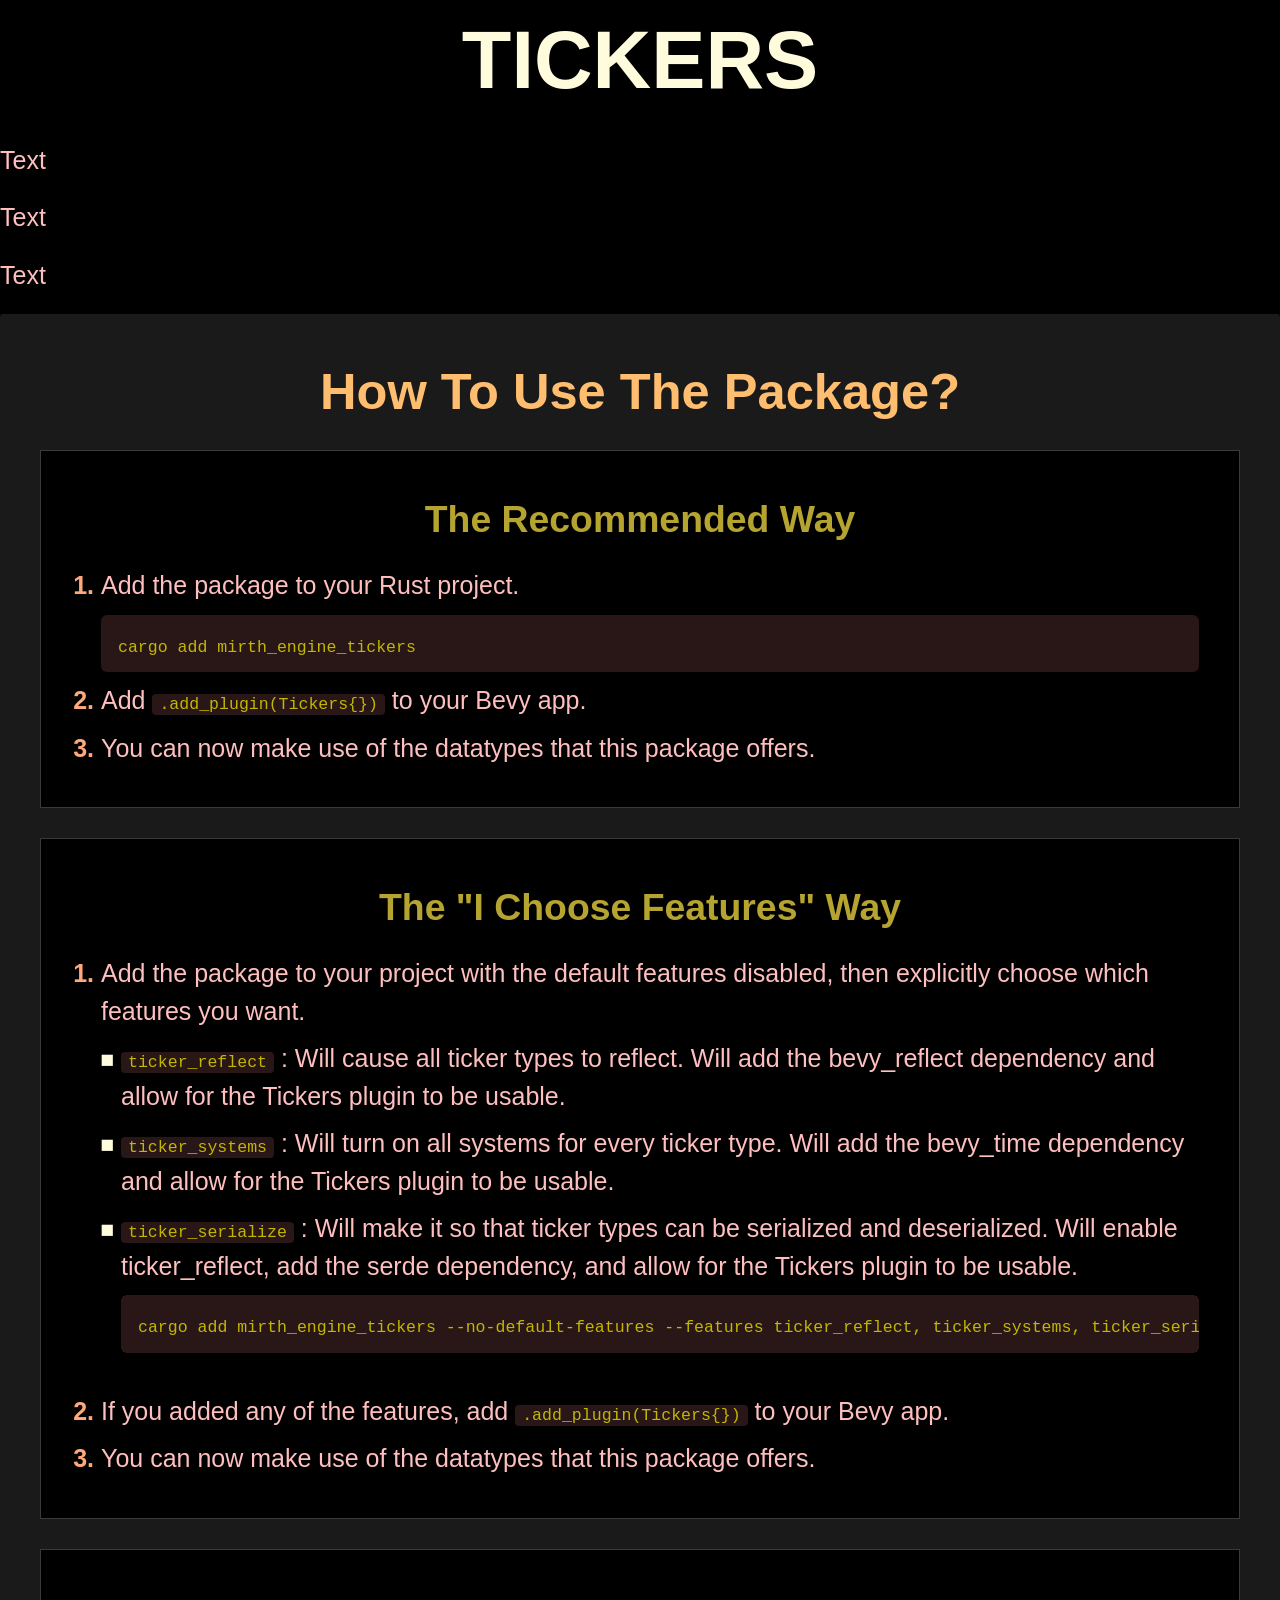
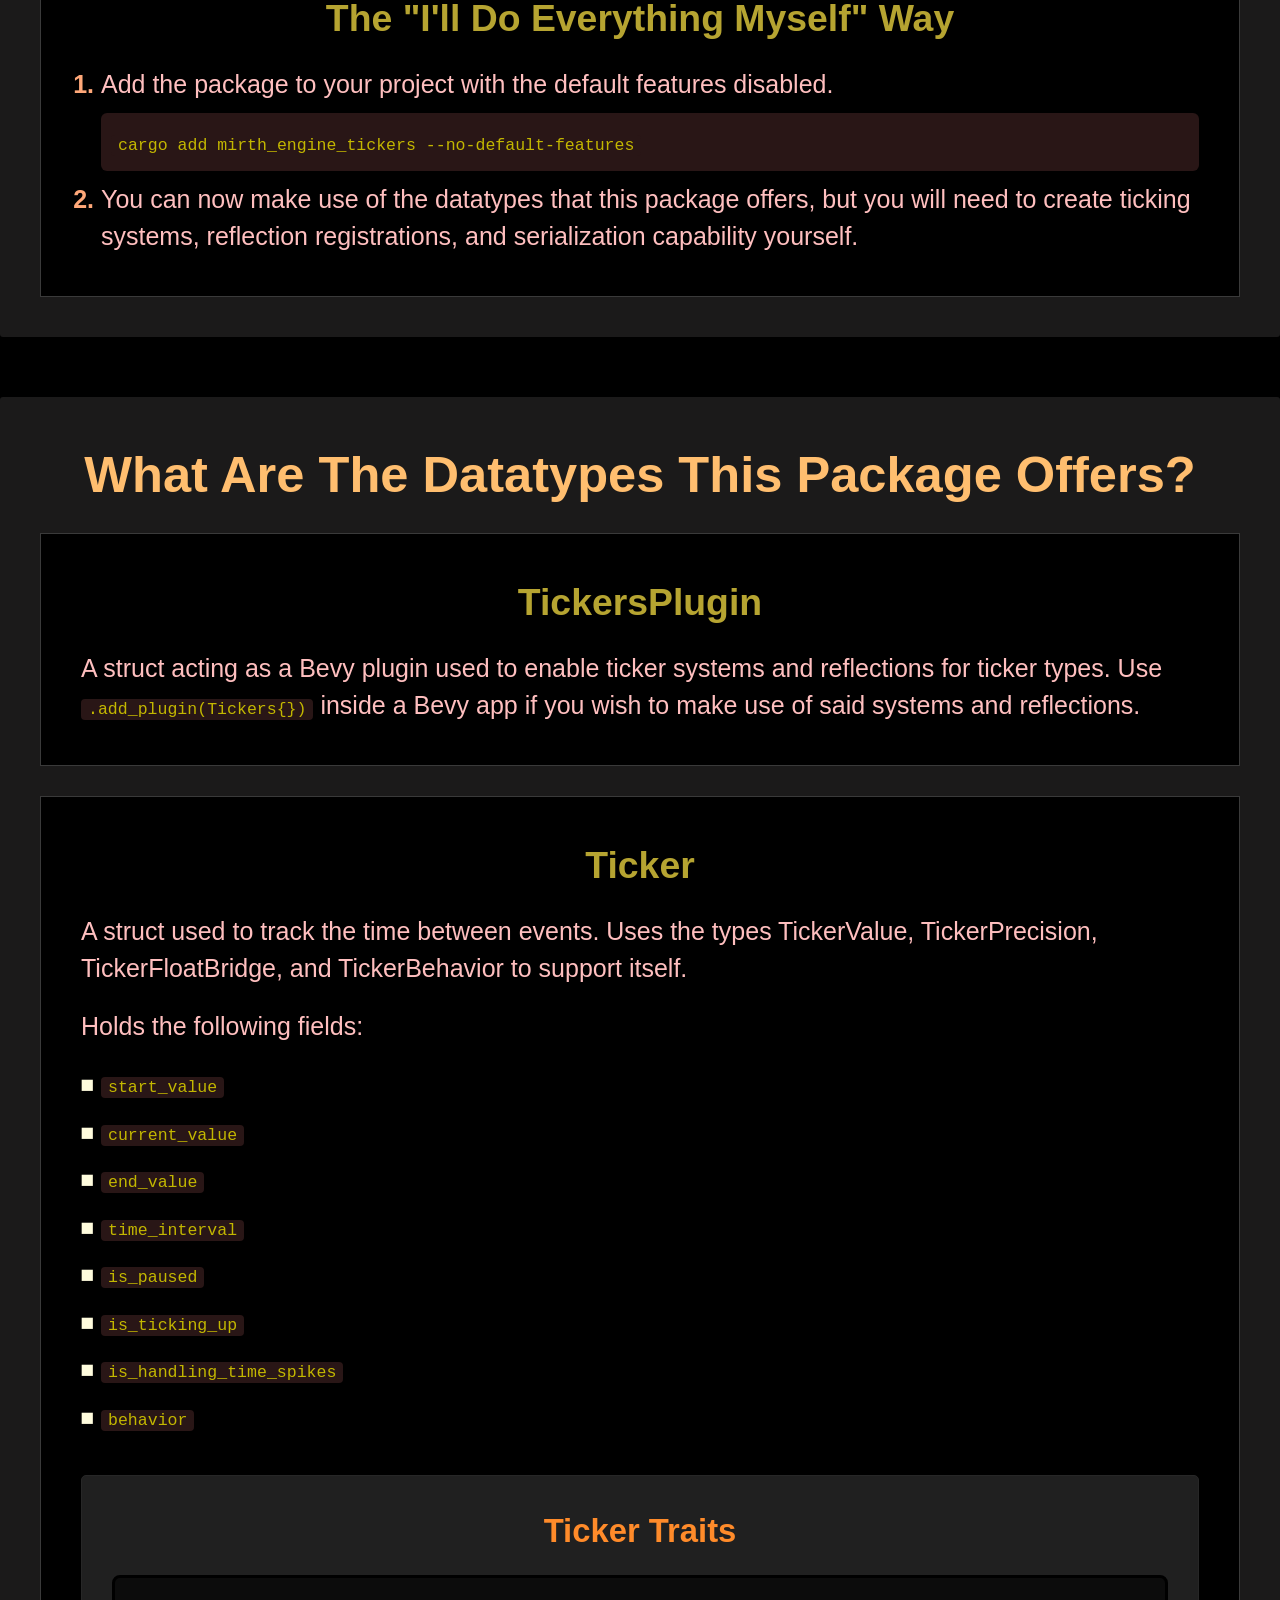
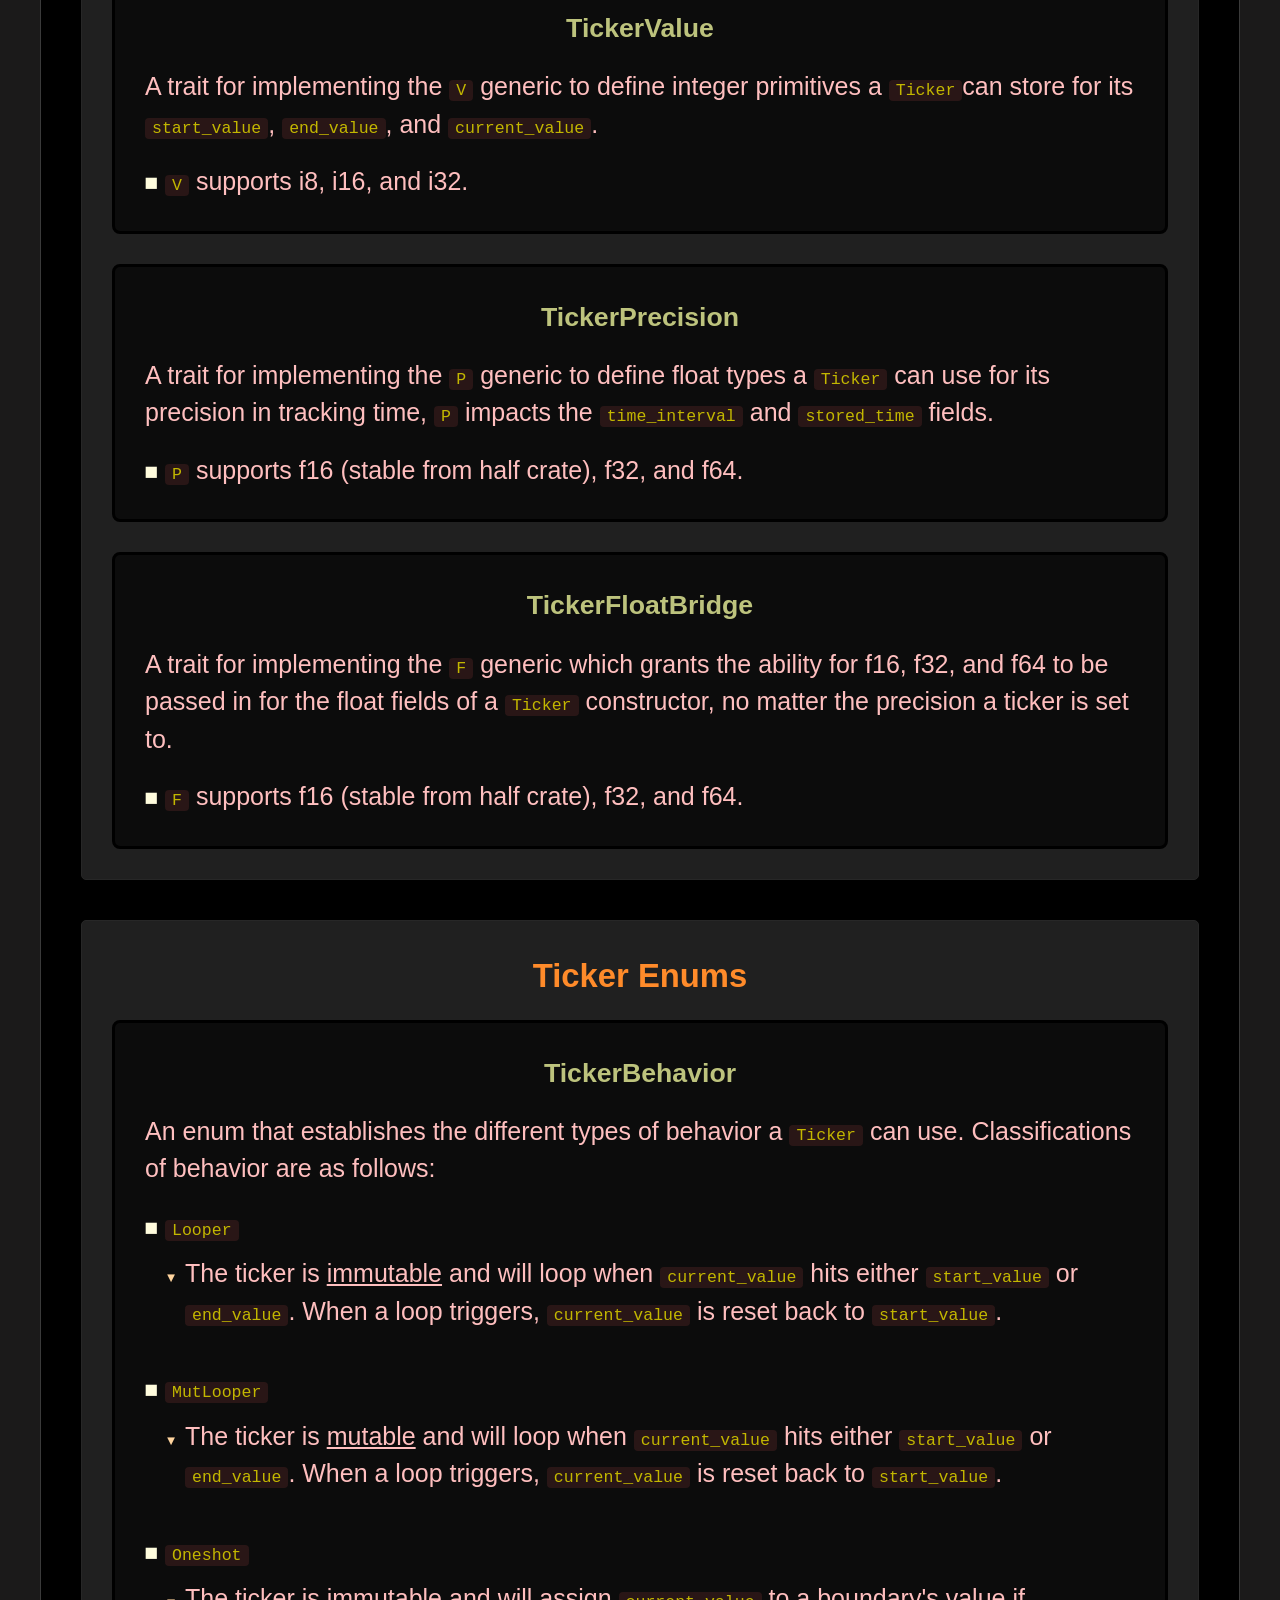
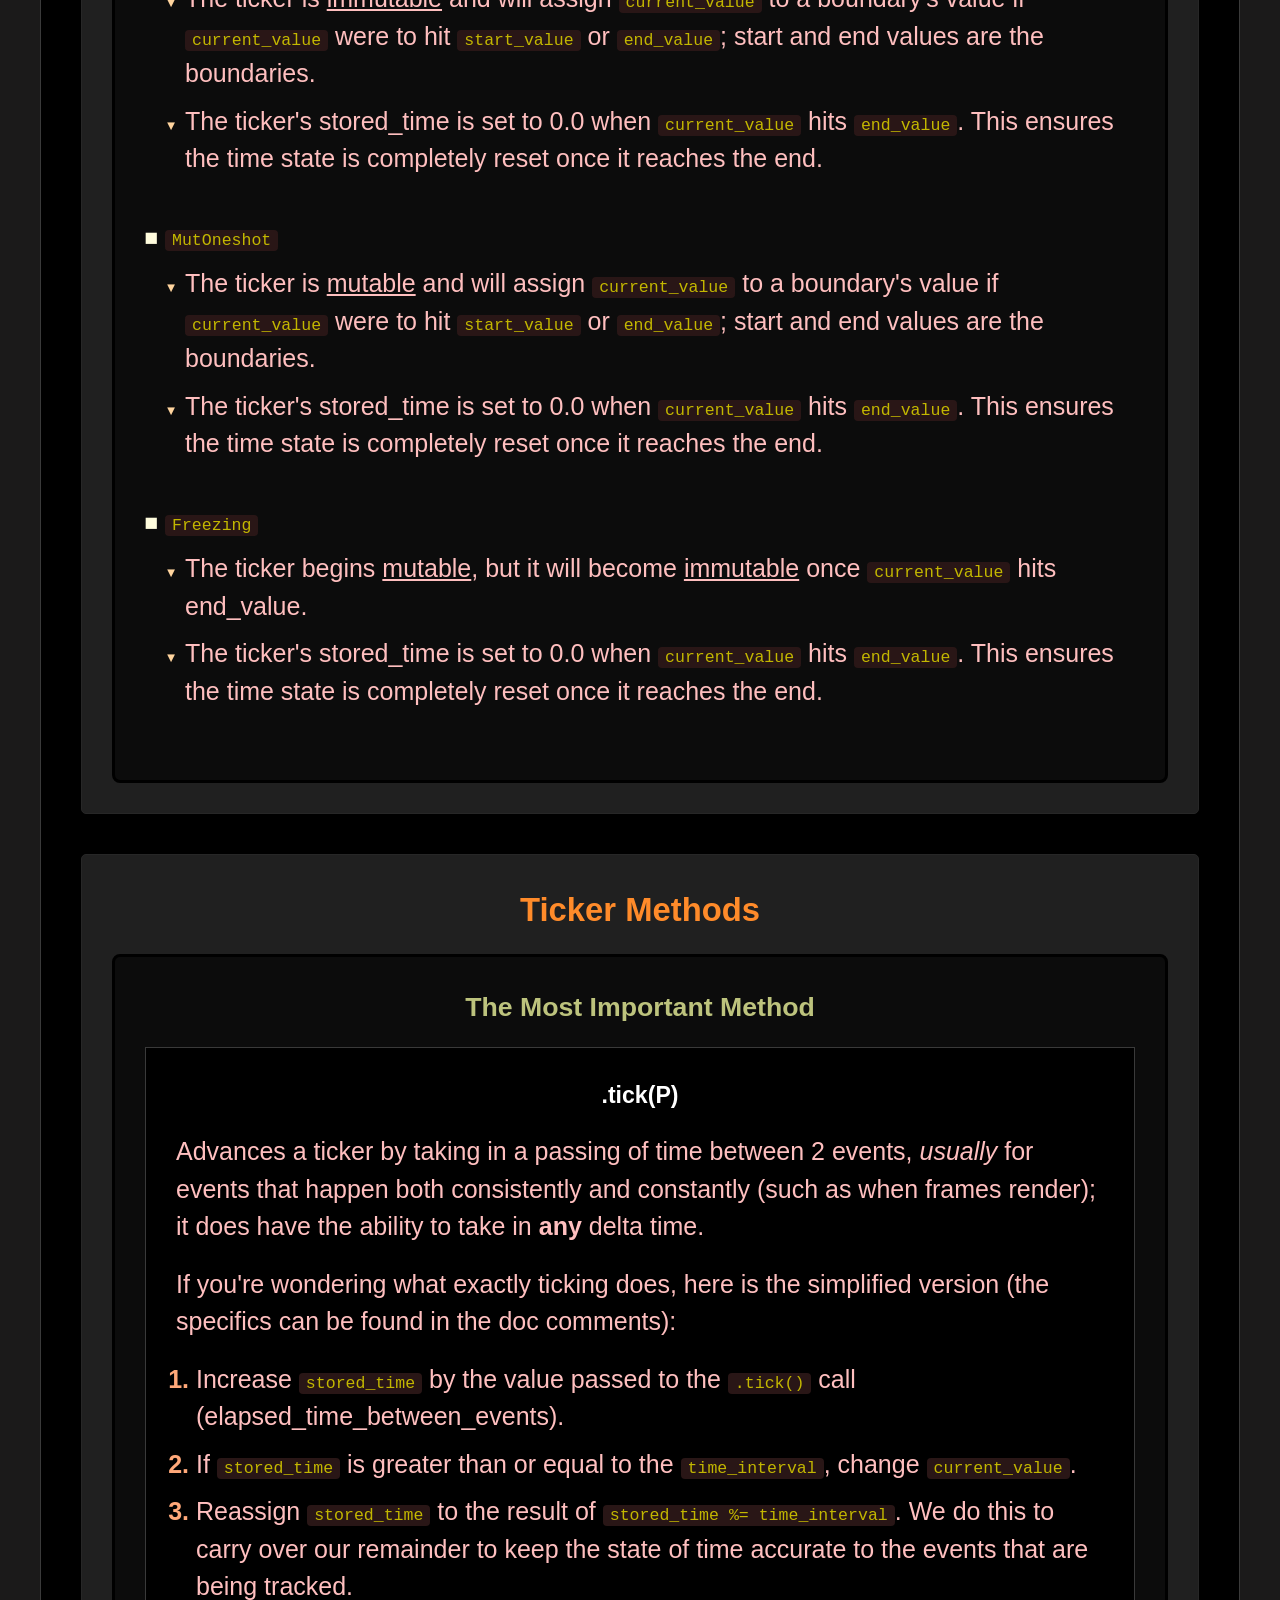
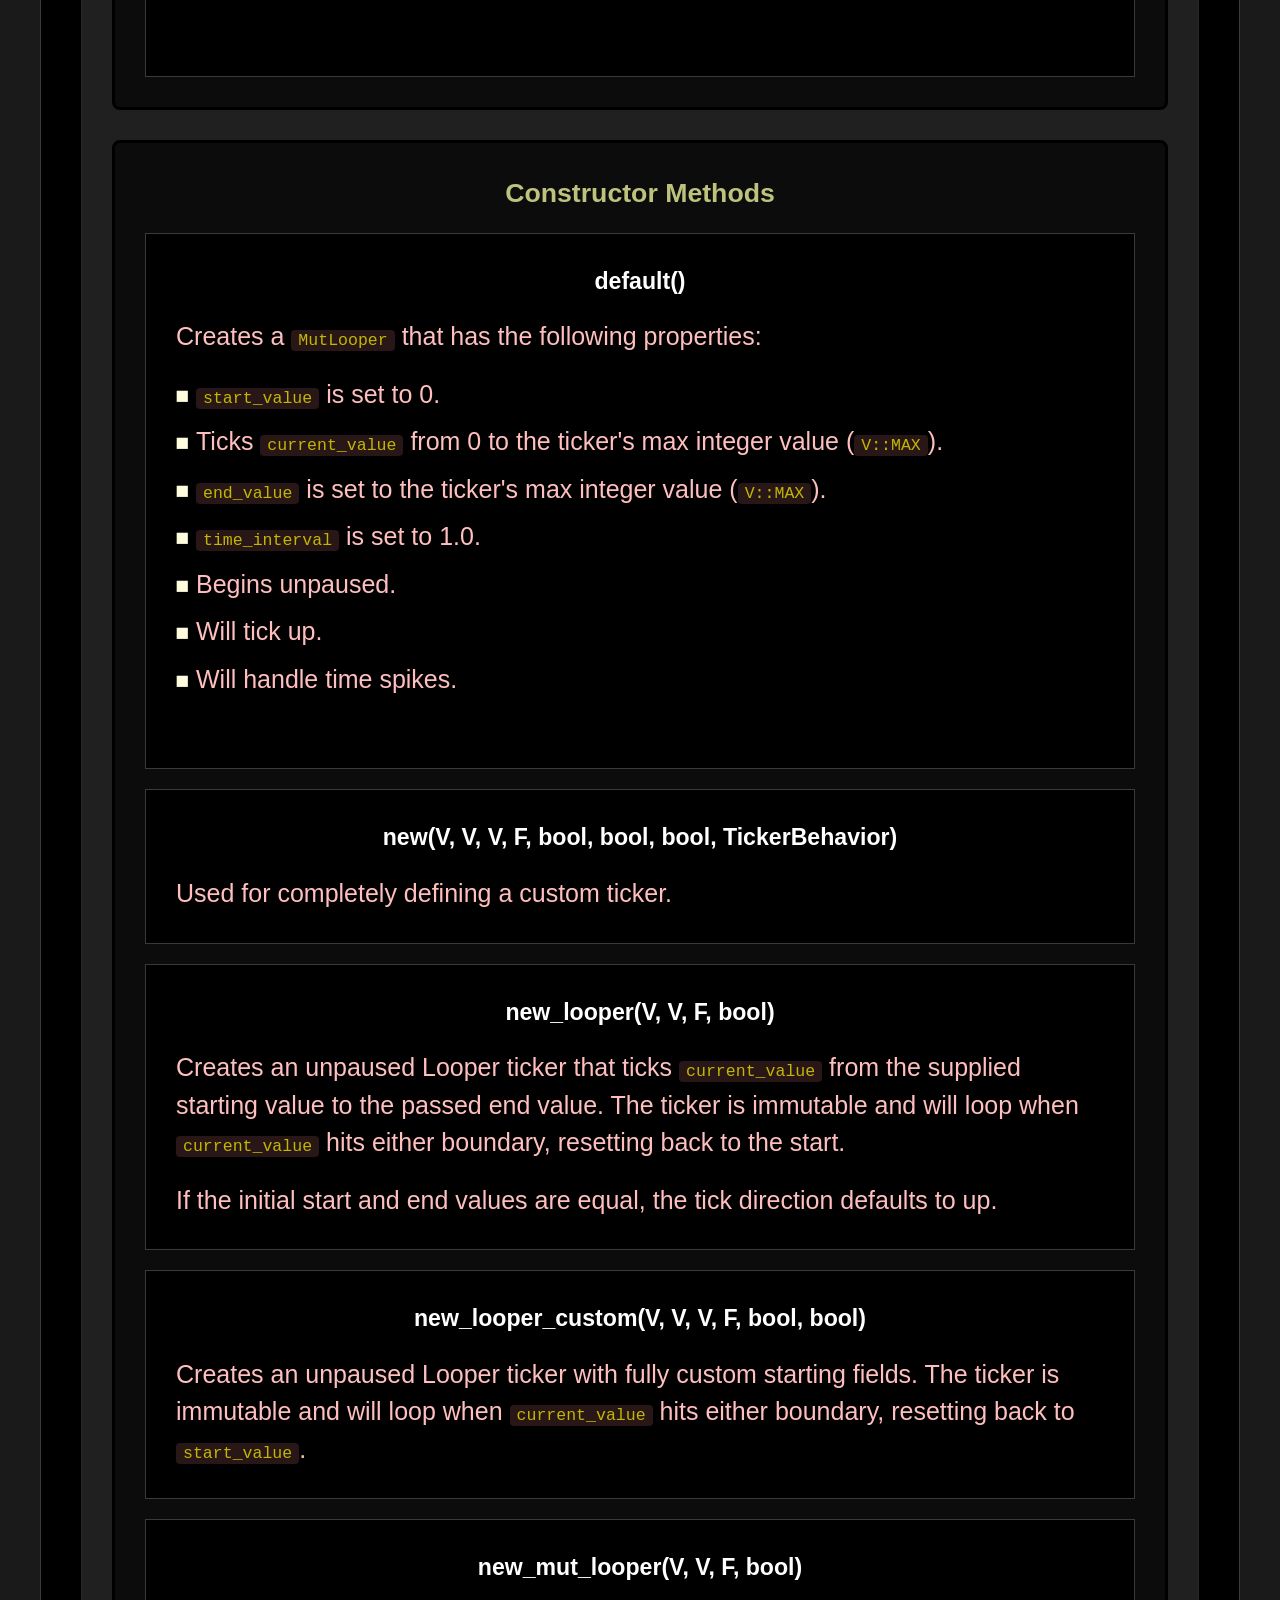
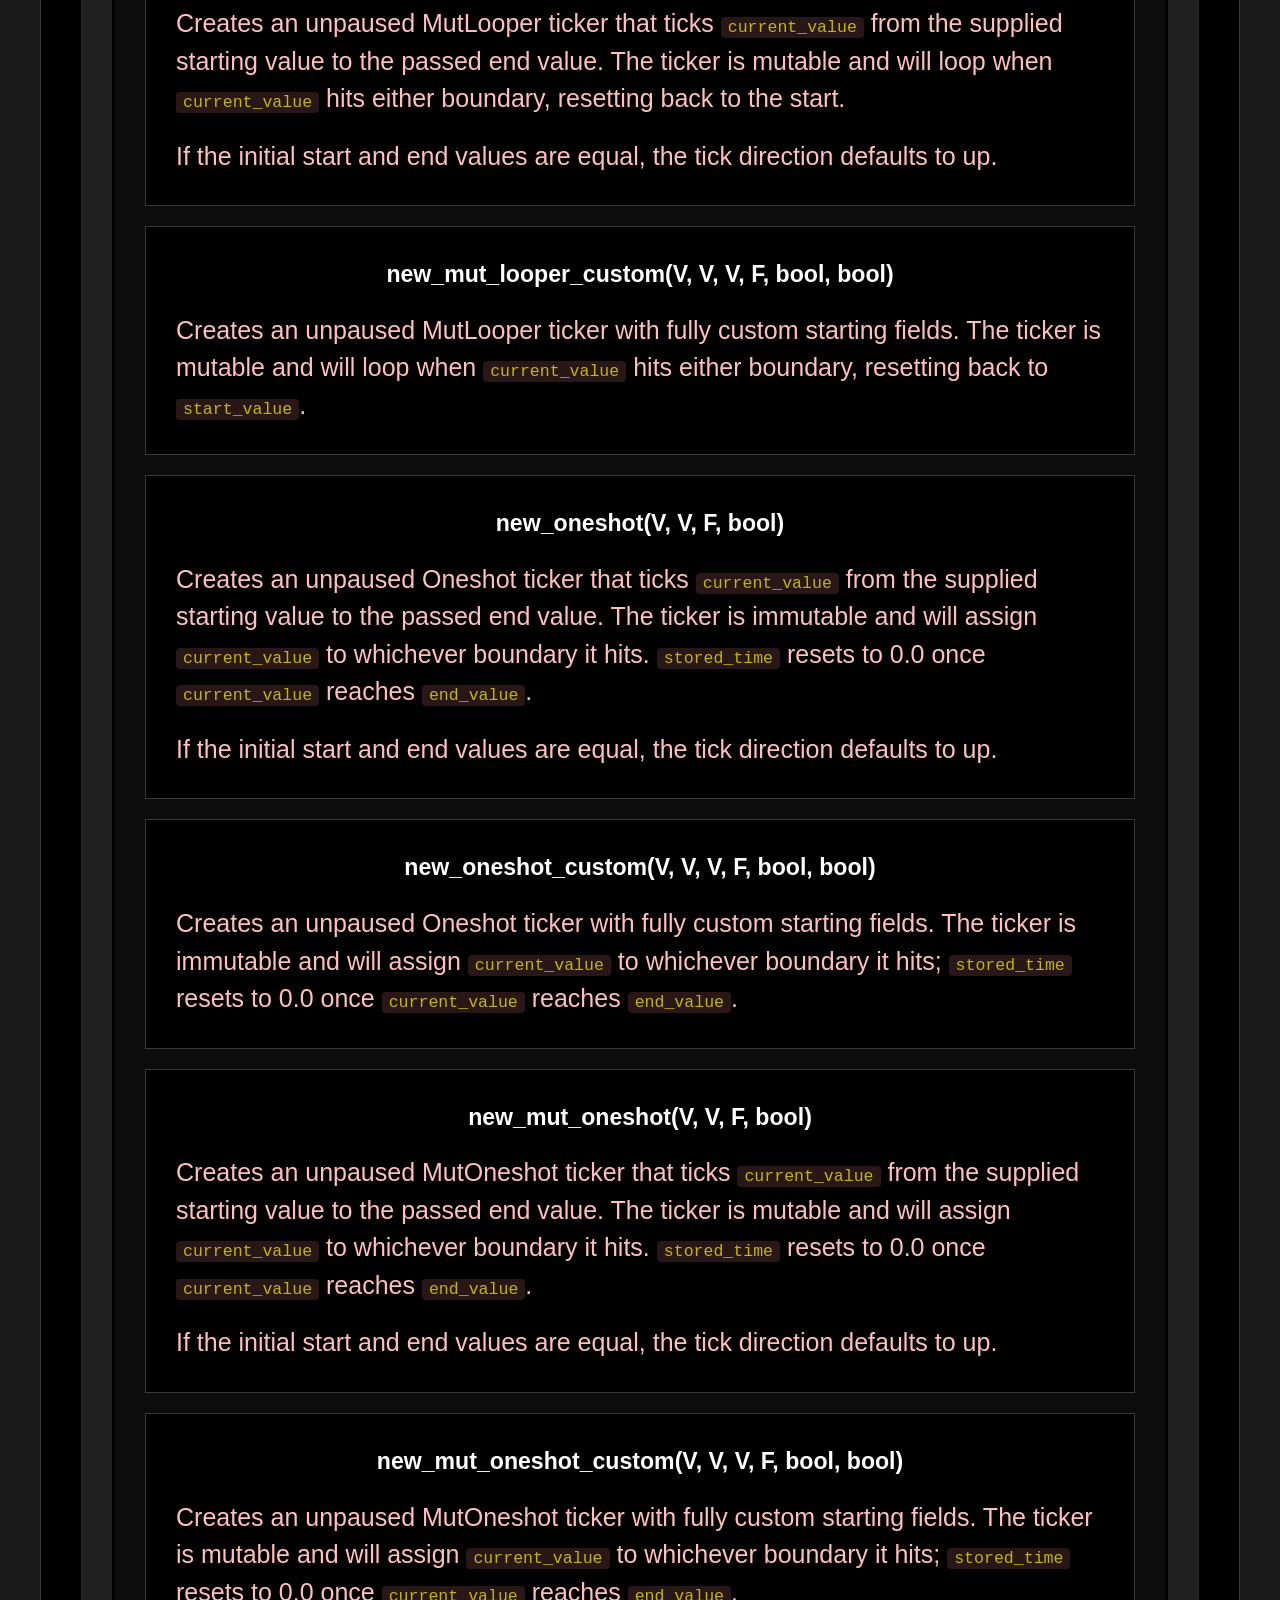
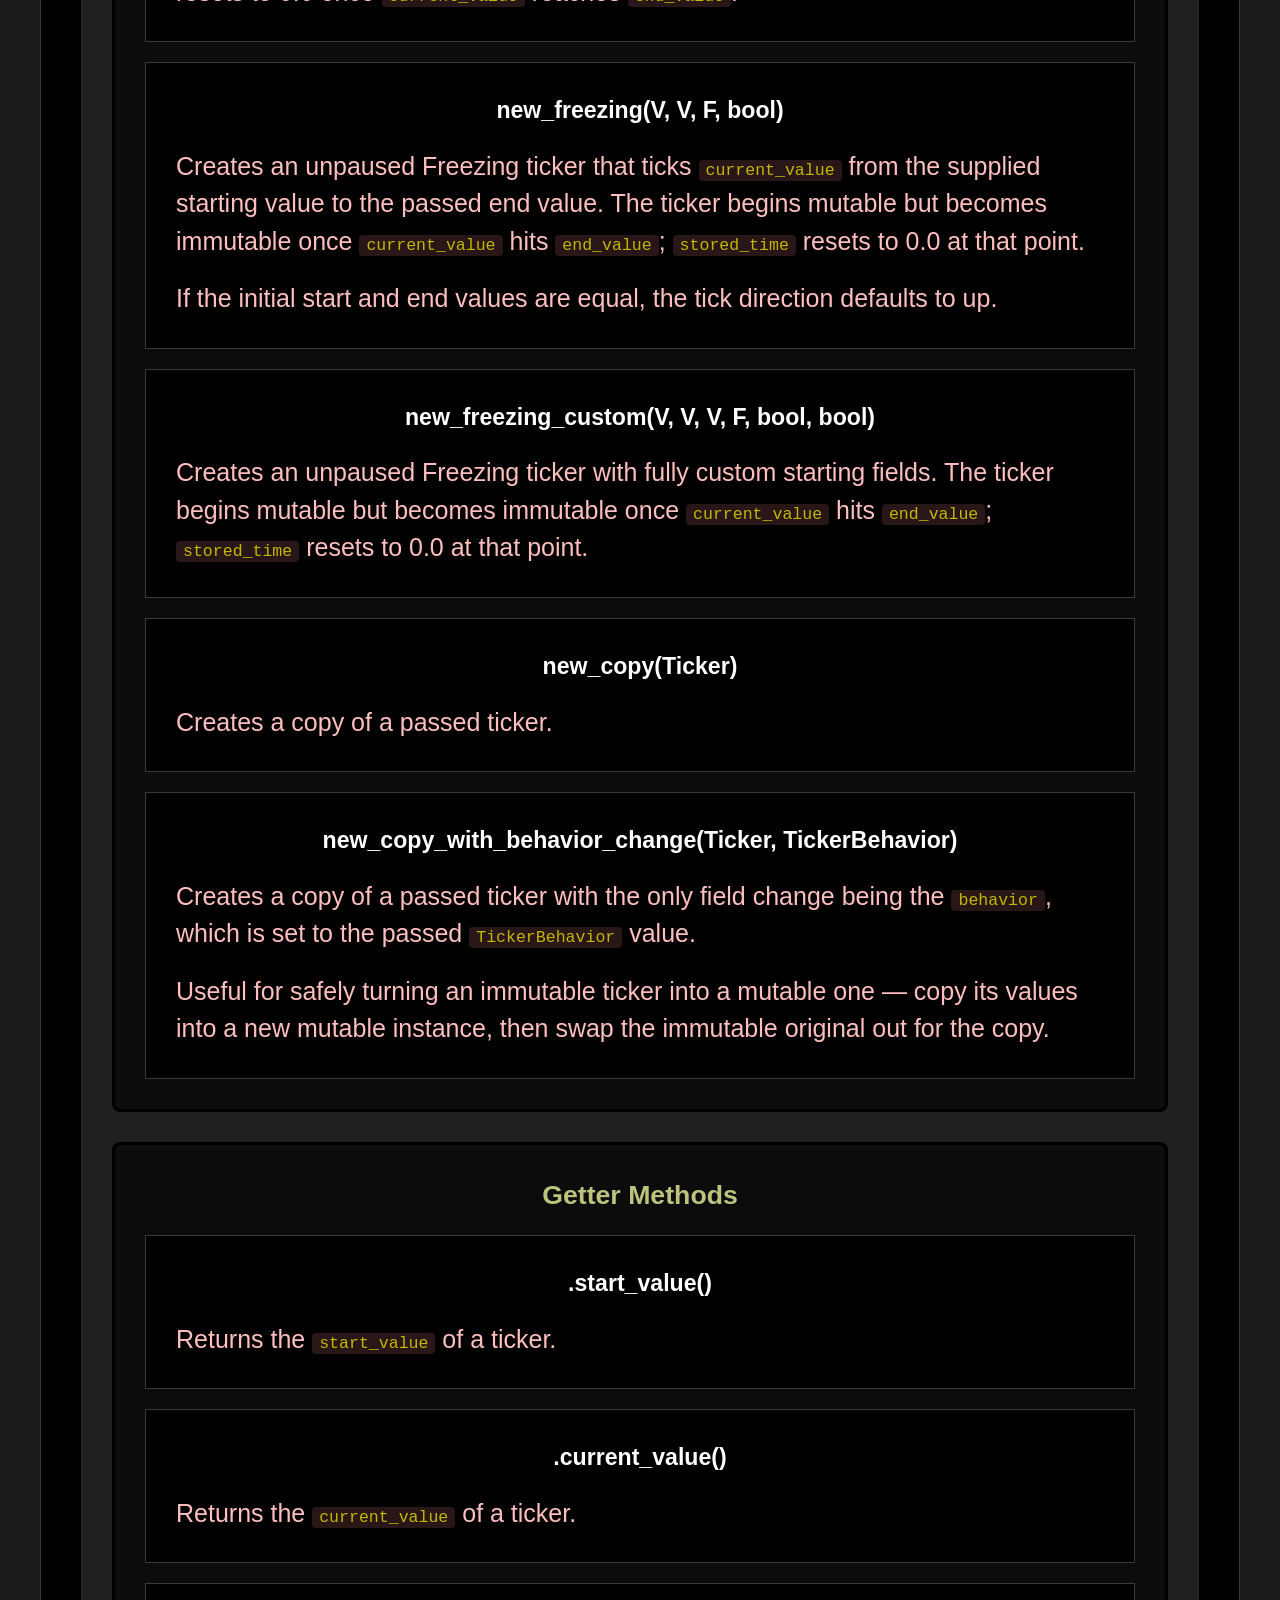
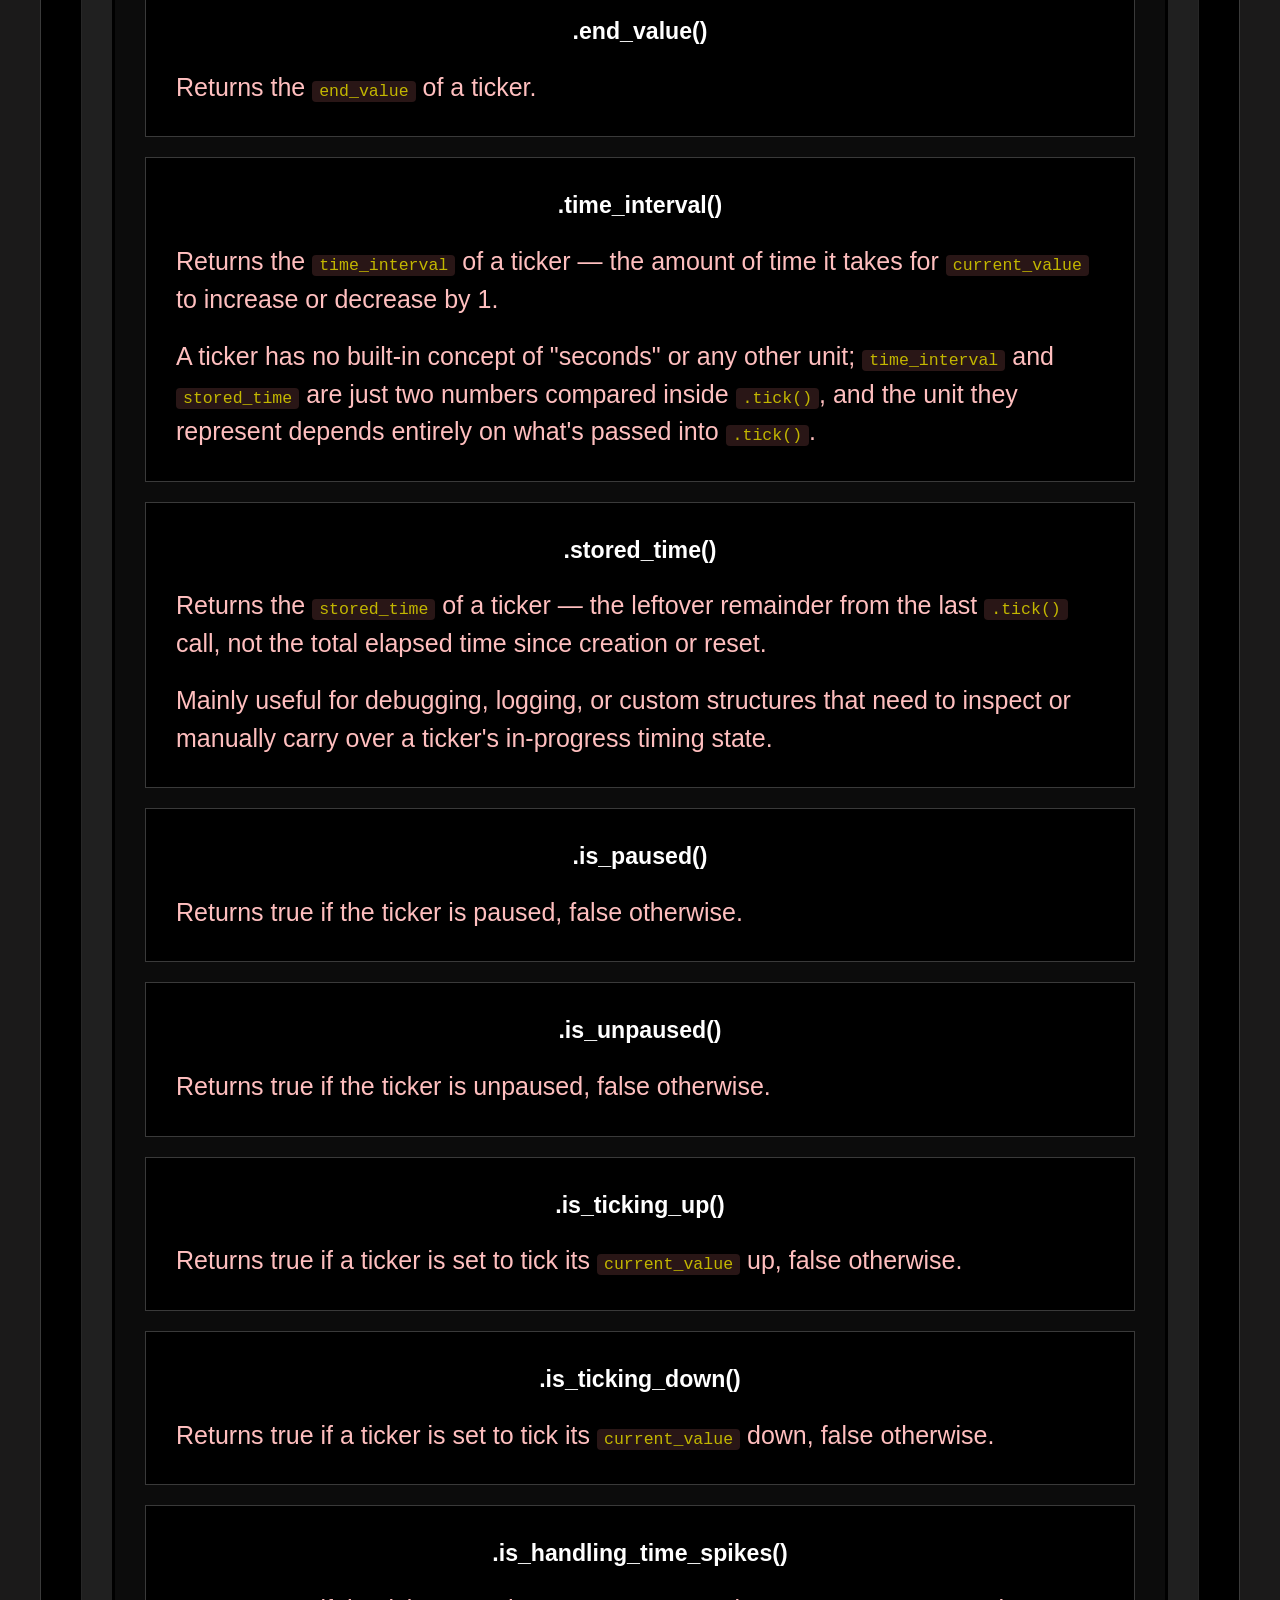
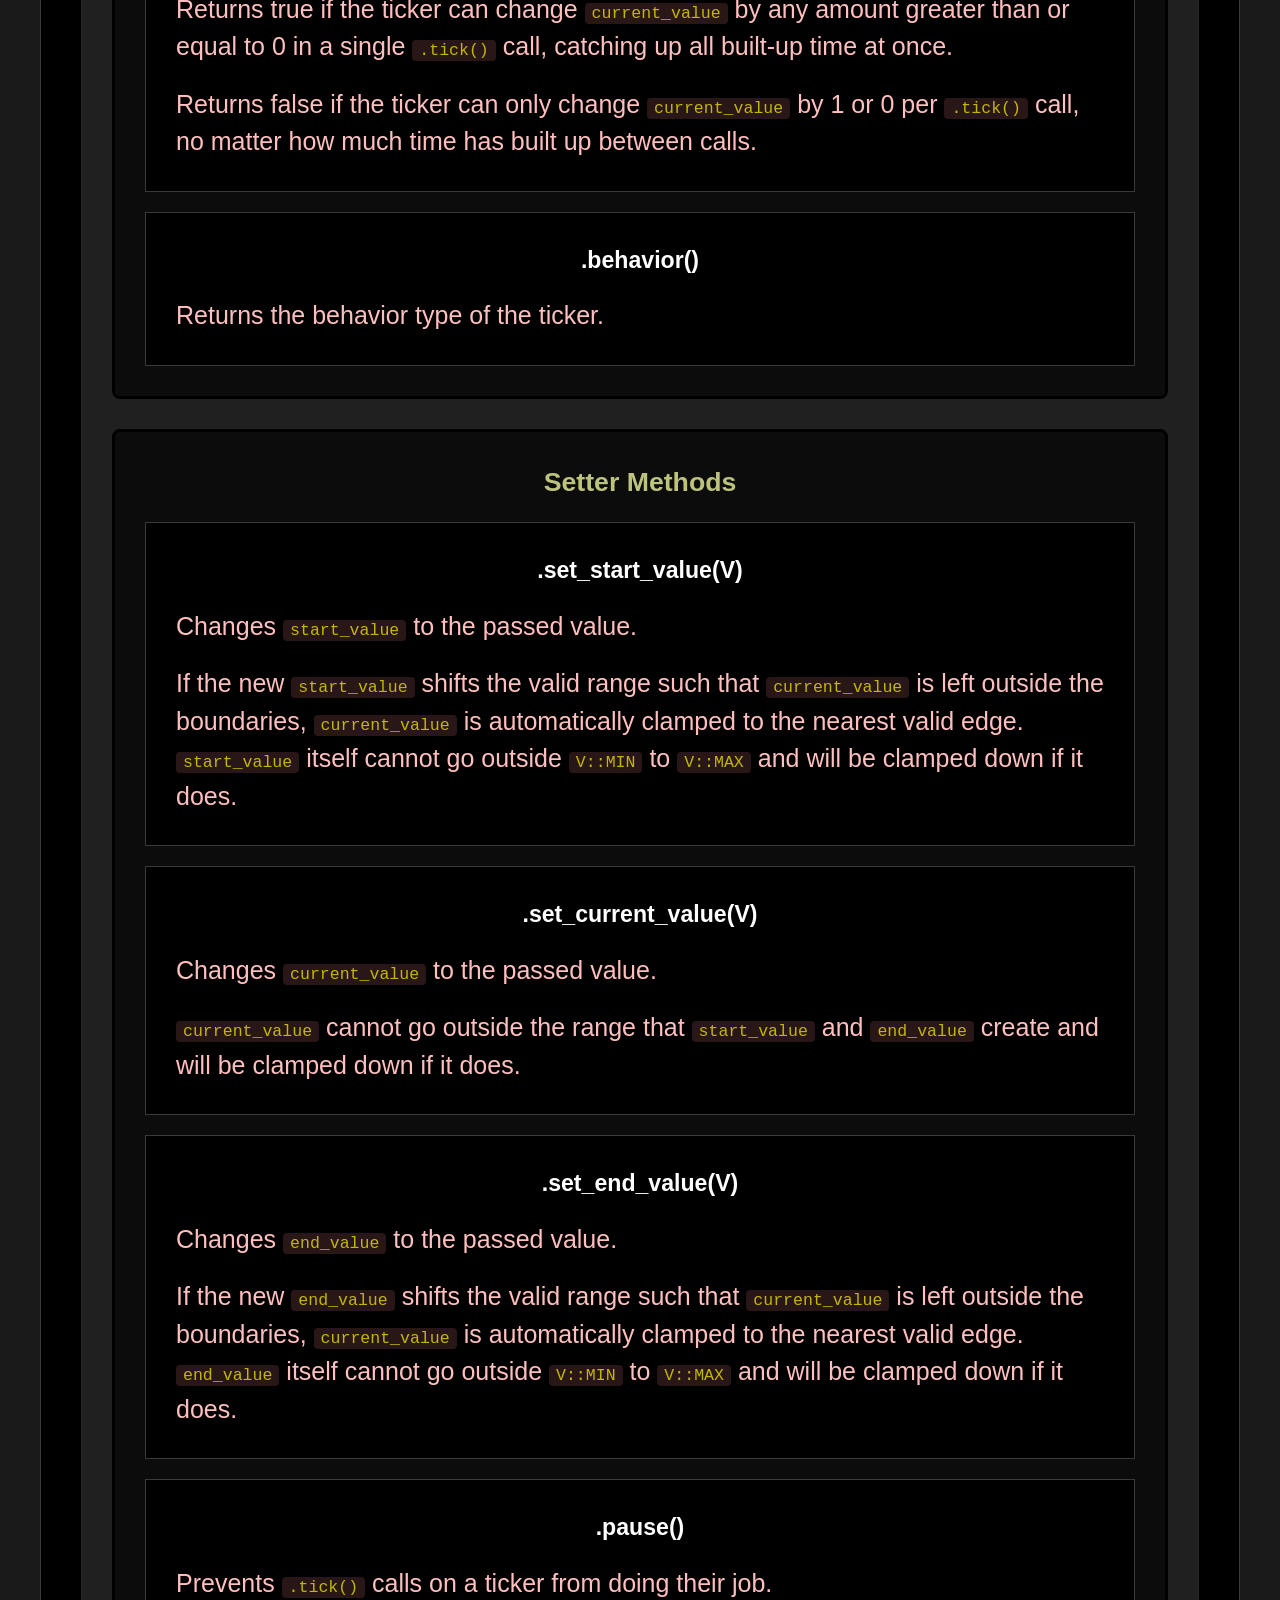
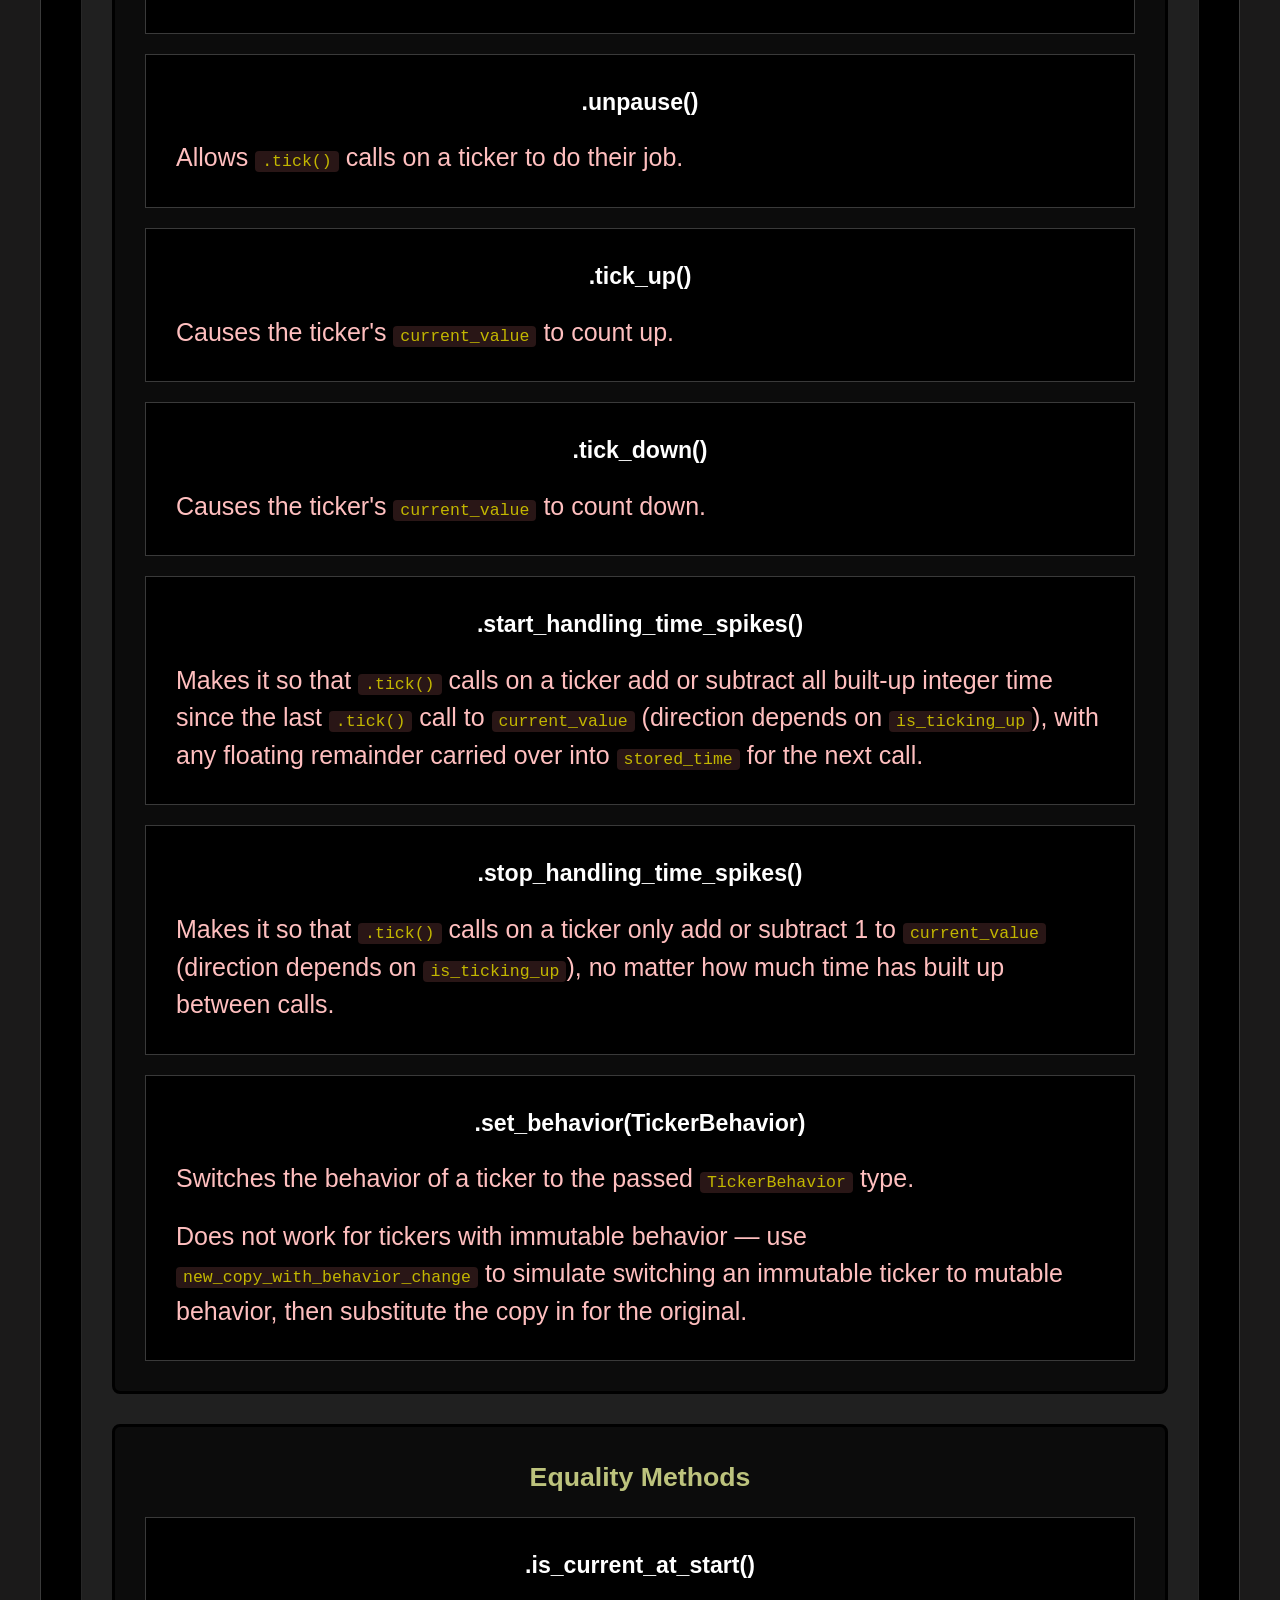
<file: docs/readme.html>
<!DOCTYPE html>
<html lang="en">

    <head>
      <meta charset="UTF-8">
      <title>Tickers</title>
      <link rel="stylesheet" href="readme.css">
    </head>



    <body>

        <!-- ============================================================ -->
        <!-- INTRODUCTION                                                 -->
        <!-- ============================================================ -->
        <p id="title">TICKERS</p>
        <p>Text</p>
        <p>Text</p>
        <p>Text</p>

        <!-- ============================================================ -->
        <!-- HOW TO USE THE PACKAGE                                       -->
        <!-- ============================================================ -->
        <div class="block_1">
          <h1>How To Use The Package?</h1>

          <!-- The Recommended Way -->
          <div class="block_2">
              <h2>The Recommended Way</h2>
              <ol>
                  <li>Add the package to your Rust project.
                    <pre><code>cargo add mirth_engine_tickers</code></pre>
                  </li>
                  <li>Add <code>.add_plugin(Tickers{})</code> to your Bevy app.</li>
                  <li>You can now make use of the datatypes that this package offers.</li>
              </ol>
          </div>

          <!-- The "I Choose Features" Way -->
          <div class="block_2">
              <h2>The "I Choose Features" Way</h2>
              <ol>
                  <li>Add the package to your project with the default features disabled, then explicitly choose which features you want.
                      <ul>
                          <li><code class="list_header">ticker_reflect</code> : Will cause all ticker types to reflect. Will add the bevy_reflect dependency and allow for the Tickers plugin to be usable.</li>
                          <li><code class="list_header">ticker_systems</code> : Will turn on all systems for every ticker type. Will add the bevy_time dependency and allow for the Tickers plugin to be usable.</li>
                          <li>
                              <code class="list_header">ticker_serialize</code> : Will make it so that ticker types can be serialized and deserialized. Will enable ticker_reflect, add the serde dependency, and allow for the Tickers plugin to be usable.
                              <pre><code>cargo add mirth_engine_tickers --no-default-features --features ticker_reflect, ticker_systems, ticker_serialize</code></pre>
                          </li>
                      </ul>
                  </li>
                  <li>If you added any of the features, add <code>.add_plugin(Tickers{})</code> to your Bevy app.</li>
                  <li>You can now make use of the datatypes that this package offers.</li>
              </ol>
          </div>

          <!-- The "I'll Do Everything Myself" Way -->
          <div class="block_2">
              <h2>The "I'll Do Everything Myself" Way</h2>
              <ol>
                  <li>Add the package to your project with the default features disabled.
                      <pre><code>cargo add mirth_engine_tickers --no-default-features</code></pre>
                  </li>
                  <li>You can now make use of the datatypes that this package offers, but you will need to create ticking systems, reflection registrations, and serialization capability yourself.</li>
              </ol>
          </div>

        </div>

        <!-- ============================================================ -->
        <!-- WHAT ARE THE DATATYPES THIS PACKAGE OFFERS?                  -->
        <!-- ============================================================ -->
        <div class="block_1">
            <h1>What Are The Datatypes This Package Offers?</h1>

            <!-- Tickers Plugin -->
            <div class="block_2">
                <h2>TickersPlugin</h2>
                <p>A struct acting as a Bevy plugin used to enable ticker systems and reflections for ticker types.  Use <code>.add_plugin(Tickers{})</code> inside a Bevy app if you wish to make use of said systems and reflections.</p>
            </div>

            <!-- Ticker Struct -->
            <div class="block_2">
                <h2>Ticker</h2>
                <p>A struct used to track the time between events.  Uses the types TickerValue, TickerPrecision, TickerFloatBridge, and TickerBehavior to support itself.</p>
                <p>Holds the following fields:</p>
                <ul>
                    <li><code>start_value</code></li>
                    <li><code>current_value</code></li>
                    <li><code>end_value</code></li>
                    <li><code>time_interval</code></li>
                    <li><code>is_paused</code></li>
                    <li><code>is_ticking_up</code></li>
                    <li><code>is_handling_time_spikes</code></li>
                    <li><code>behavior</code></li>
                </ul>


                <!-- Ticker Traits -->
                <div class="block_3">
                    <h3>Ticker Traits</h3>

                    <!-- TickerValue -->
                    <div class="block_4">
                        <h4>TickerValue</h4>
                        <p>A trait for implementing the <code>V</code> generic to define integer primitives a <code>Ticker</code>can store for its <code>start_value</code>, <code>end_value</code>, and <code>current_value</code>.</p>
                        <ul><li><code>V</code> supports i8, i16, and i32.</li></ul>
                    </div>

                    <!-- TickerPrecision -->
                    <div class="block_4">
                        <h4>TickerPrecision</h4>
                        <p>A trait for implementing the <code>P</code> generic to define float types a <code>Ticker</code> can use for its precision in tracking time, <code>P</code> impacts the <code>time_interval</code> and <code>stored_time</code> fields.</p>
                        <ul><li><code>P</code> supports f16 (stable from half crate), f32, and f64.</li></ul>
                    </div>

                    <!-- TickerFloatBridge -->
                    <div class="block_4">
                        <h4>TickerFloatBridge</h4>
                        <p>A trait for implementing the <code>F</code> generic which grants the ability for f16, f32, and f64 to be passed in for the float fields of a <code>Ticker</code> constructor, no matter the precision a ticker is set to.</p>
                        <ul><li><code>F</code> supports f16 (stable from half crate), f32, and f64.</li></ul>
                    </div>

                </div>


                <!-- Ticker Enums -->
                <div class="block_3">
                    <h3>Ticker Enums</h3>

                    <!-- TickerBehavior -->
                    <div class="block_4">
                        <h4>TickerBehavior</h4>
                        <p>An enum that establishes the different types of behavior a <code>Ticker</code> can use.  Classifications of behavior are as follows:</p>
                        <ul>

                            <!-- Looper Behavior -->
                            <li>
                                <code>Looper</code>
                                <ul>
                                    <li>The ticker is <u>immutable</u> and will loop when <code>current_value</code> hits either <code>start_value</code> or <code>end_value</code>.  When a loop triggers, <code>current_value</code> is reset back to <code>start_value</code>.</li>
                                </ul>
                            </li>

                            <!-- MutLooper Behavior -->
                            <li>
                                <code>MutLooper</code>
                                <ul>
                                    <li>The ticker is <u>mutable</u> and will loop when <code>current_value</code> hits either <code>start_value</code> or <code>end_value</code>.  When a loop triggers, <code>current_value</code> is reset back to <code>start_value</code>.</li>
                                </ul>
                            </li>

                            <!-- Oneshot Behavior -->
                            <li>
                                <code>Oneshot</code>
                                <ul>
                                    <li>The ticker is <u>immutable</u> and will assign <code>current_value</code> to a boundary's value if <code>current_value</code> were to hit <code>start_value</code> or <code>end_value</code>; start and end values are the boundaries.</li>
                                    <li>The ticker's stored_time is set to 0.0 when <code>current_value</code> hits <code>end_value</code>.  This ensures the time state is completely reset once it reaches the end.</li>
                                </ul>
                            </li>

                            <!-- MutOneshot Behavior -->
                            <li>
                                <code>MutOneshot</code>
                                <ul>
                                    <li>The ticker is <u>mutable</u> and will assign <code>current_value</code> to a boundary's value if <code>current_value</code> were to hit <code>start_value</code> or <code>end_value</code>; start and end values are the boundaries.</li>
                                    <li>The ticker's stored_time is set to 0.0 when <code>current_value</code> hits <code>end_value</code>.  This ensures the time state is completely reset once it reaches the end.</li>
                                </ul>
                            </li>

                            <!-- Freezing Behavior -->
                            <li>
                                <code>Freezing</code>
                                <ul>
                                    <li>The ticker begins <u>mutable</u>, but it will become <u>immutable</u> once <code>current_value</code> hits </code>end_value</code>.</li>
                                    <li>The ticker's stored_time is set to 0.0 when <code>current_value</code> hits <code>end_value</code>.  This ensures the time state is completely reset once it reaches the end.</li>
                                </ul>
                            </li>
                        </ul>
                    </div>
                </div>


                <!-- Ticker Methods -->
                <div class="block_3">
                    <h3>Ticker Methods</h3>

                    <!-- Tick Method -->
                    <div class="block_4">
                        <h4>The Most Important Method</h4>
                        <div class="block_5">
                            <h5>.tick(P)</h5>
                            <p>Advances a ticker by taking in a passing of time between 2 events, <i>usually</i> for events that happen both consistently and constantly (such as when frames render); it does have the ability to take in <b>any</b> delta time.</p>
                            <p>If you're wondering what exactly ticking does, here is the simplified version (the specifics can be found in the doc comments):</p>
                            <ol>
                                <li>Increase <code>stored_time</code> by the value passed to the <code>.tick()</code> call (elapsed_time_between_events).</li>
                                <li>If <code>stored_time</code> is greater than or equal to the <code>time_interval</code>, change <code>current_value</code>.</li>
                                <li>Reassign <code>stored_time</code> to the result of <code>stored_time %= time_interval</code>.  We do this to carry over our remainder to keep the state of time accurate to the events that are being tracked.</li>
                            </ol>
                        </div>
                    </div>

                    <!-- Constructor Methods -->
                    <div class="block_4">
                        <h4>Constructor Methods</h4>

                        <!-- default -->
                        <div class="block_5">
                            <h5>default()</h5>
                            <p>Creates a <code>MutLooper</code> that has the following properties:</p>
                            <ul>
                                <li><code>start_value</code> is set to 0.</li>
                                <li>Ticks <code>current_value</code> from 0 to the ticker's max integer value (<code>V::MAX</code>).</li>
                                <li><code>end_value</code> is set to the ticker's max integer value (<code>V::MAX</code>).</li>
                                <li><code>time_interval</code> is set to 1.0.</li>
                                <li>Begins unpaused.</li>
                                <li>Will tick up.</li>
                                <li>Will handle time spikes.</li>
                            </ul>
                        </div>

                        <!-- new -->
                        <div class="block_5">
                            <h5>new(V, V, V, F, bool, bool, bool, TickerBehavior)</h5>
                            <p>Used for completely defining a custom ticker.</p>
                        </div>

                        <!-- new_looper -->
                        <div class="block_5">
                            <h5>new_looper(V, V, F, bool)</h5>
                            <p>Creates an unpaused Looper ticker that ticks <code>current_value</code> from the supplied starting value to the passed end value. The ticker is immutable and will loop when <code>current_value</code> hits either boundary, resetting back to the start.</p>
                            <p>If the initial start and end values are equal, the tick direction defaults to up.</p>
                        </div>

                        <!-- new_looper_custom -->
                        <div class="block_5">
                            <h5>new_looper_custom(V, V, V, F, bool, bool)</h5>
                            <p>Creates an unpaused Looper ticker with fully custom starting fields. The ticker is immutable and will loop when <code>current_value</code> hits either boundary, resetting back to <code>start_value</code>.</p>
                        </div>

                        <!-- new_mut_looper -->
                        <div class="block_5">
                            <h5>new_mut_looper(V, V, F, bool)</h5>
                            <p>Creates an unpaused MutLooper ticker that ticks <code>current_value</code> from the supplied starting value to the passed end value. The ticker is mutable and will loop when <code>current_value</code> hits either boundary, resetting back to the start.</p>
                            <p>If the initial start and end values are equal, the tick direction defaults to up.</p>
                        </div>

                        <!-- new_mut_looper_custom -->
                        <div class="block_5">
                            <h5>new_mut_looper_custom(V, V, V, F, bool, bool)</h5>
                            <p>Creates an unpaused MutLooper ticker with fully custom starting fields. The ticker is mutable and will loop when <code>current_value</code> hits either boundary, resetting back to <code>start_value</code>.</p>
                        </div>

                        <!-- new_oneshot -->
                        <div class="block_5">
                            <h5>new_oneshot(V, V, F, bool)</h5>
                            <p>Creates an unpaused Oneshot ticker that ticks <code>current_value</code> from the supplied starting value to the passed end value. The ticker is immutable and will assign <code>current_value</code> to whichever boundary it hits. <code>stored_time</code> resets to 0.0 once <code>current_value</code> reaches <code>end_value</code>.</p>
                            <p>If the initial start and end values are equal, the tick direction defaults to up.</p>
                        </div>

                        <!-- new_oneshot_custom -->
                        <div class="block_5">
                            <h5>new_oneshot_custom(V, V, V, F, bool, bool)</h5>
                            <p>Creates an unpaused Oneshot ticker with fully custom starting fields. The ticker is immutable and will assign <code>current_value</code> to whichever boundary it hits; <code>stored_time</code> resets to 0.0 once <code>current_value</code> reaches <code>end_value</code>.</p>
                        </div>

                        <!-- new_mut_oneshot -->
                        <div class="block_5">
                            <h5>new_mut_oneshot(V, V, F, bool)</h5>
                            <p>Creates an unpaused MutOneshot ticker that ticks <code>current_value</code> from the supplied starting value to the passed end value. The ticker is mutable and will assign <code>current_value</code> to whichever boundary it hits. <code>stored_time</code> resets to 0.0 once <code>current_value</code> reaches <code>end_value</code>.</p>
                            <p>If the initial start and end values are equal, the tick direction defaults to up.</p>
                        </div>

                        <!-- new_mut_oneshot_custom -->
                        <div class="block_5">
                            <h5>new_mut_oneshot_custom(V, V, V, F, bool, bool)</h5>
                            <p>Creates an unpaused MutOneshot ticker with fully custom starting fields. The ticker is mutable and will assign <code>current_value</code> to whichever boundary it hits; <code>stored_time</code> resets to 0.0 once <code>current_value</code> reaches <code>end_value</code>.</p>
                        </div>

                        <!-- new_freezing -->
                        <div class="block_5">
                            <h5>new_freezing(V, V, F, bool)</h5>
                            <p>Creates an unpaused Freezing ticker that ticks <code>current_value</code> from the supplied starting value to the passed end value. The ticker begins mutable but becomes immutable once <code>current_value</code> hits <code>end_value</code>; <code>stored_time</code> resets to 0.0 at that point.</p>
                            <p class=method_text">If the initial start and end values are equal, the tick direction defaults to up.</p>
                        </div>

                        <!-- new_freezing_custom -->
                        <div class="block_5">
                            <h5>new_freezing_custom(V, V, V, F, bool, bool)</h5>
                            <p>Creates an unpaused Freezing ticker with fully custom starting fields. The ticker begins mutable but becomes immutable once <code>current_value</code> hits <code>end_value</code>; <code>stored_time</code> resets to 0.0 at that point.</p>
                        </div>

                        <!-- new_copy -->
                        <div class="block_5">
                            <h5>new_copy(Ticker)</h5>
                            <p>Creates a copy of a passed ticker.</p>
                        </div>

                        <!-- new_copy_with_behavior_change -->
                        <div class="block_5">
                            <h5>new_copy_with_behavior_change(Ticker, TickerBehavior)</h5>
                            <p>Creates a copy of a passed ticker with the only field change being the <code>behavior</code>, which is set to the passed <code>TickerBehavior</code> value.</p>
                            <p>Useful for safely turning an immutable ticker into a mutable one — copy its values into a new mutable instance, then swap the immutable original out for the copy.</p>
                        </div>

                    </div>



                    <!-- Getter Methods -->
                    <div class="block_4">
                        <h4>Getter Methods</h4>

                        <!-- start_value -->
                        <div class="block_5">
                            <h5>.start_value()</h5>
                            <p>Returns the <code>start_value</code> of a ticker.</p>
                        </div>

                        <!-- current_value -->
                        <div class="block_5">
                            <h5>.current_value()</h5>
                            <p>Returns the <code>current_value</code> of a ticker.</p>
                        </div>

                        <!-- end_value -->
                        <div class="block_5">
                            <h5>.end_value()</h5>
                            <p>Returns the <code>end_value</code> of a ticker.</p>
                        </div>

                        <!-- time_interval -->
                        <div class="block_5">
                            <h5>.time_interval()</h5>
                            <p>Returns the <code>time_interval</code> of a ticker — the amount of time it takes for <code>current_value</code> to increase or decrease by 1.</p>
                            <p>A ticker has no built-in concept of "seconds" or any other unit; <code>time_interval</code> and <code>stored_time</code> are just two numbers compared inside <code>.tick()</code>, and the unit they represent depends entirely on what's passed into <code>.tick()</code>.</p>
                        </div>

                        <!-- stored_time -->
                        <div class="block_5">
                            <h5>.stored_time()</h5>
                            <p>Returns the <code>stored_time</code> of a ticker — the leftover remainder from the last <code>.tick()</code> call, not the total elapsed time since creation or reset.</p>
                            <p>Mainly useful for debugging, logging, or custom structures that need to inspect or manually carry over a ticker's in-progress timing state.</p>
                        </div>

                        <!-- is_paused -->
                        <div class="block_5">
                            <h5>.is_paused()</h5>
                            <p>Returns true if the ticker is paused, false otherwise.</p>
                        </div>

                        <!-- is_unpaused -->
                        <div class="block_5">
                            <h5>.is_unpaused()</h5>
                            <p>Returns true if the ticker is unpaused, false otherwise.</p>
                        </div>

                        <!-- is_ticking_up -->
                        <div class="block_5">
                            <h5>.is_ticking_up()</h5>
                            <p>Returns true if a ticker is set to tick its <code>current_value</code> up, false otherwise.</p>
                        </div>

                        <!-- is_ticking_down -->
                        <div class="block_5">
                            <h5>.is_ticking_down()</h5>
                            <p>Returns true if a ticker is set to tick its <code>current_value</code> down, false otherwise.</p>
                        </div>

                        <!-- is_handling_time_spikes -->
                        <div class="block_5">
                            <h5>.is_handling_time_spikes()</h5>
                            <p>Returns true if the ticker can change <code>current_value</code> by any amount greater than or equal to 0 in a single <code>.tick()</code> call, catching up all built-up time at once.</p>
                            <p>Returns false if the ticker can only change <code>current_value</code> by 1 or 0 per <code>.tick()</code> call, no matter how much time has built up between calls.</p>
                        </div>

                        <!-- behavior -->
                        <div class="block_5">
                            <h5>.behavior()</h5>
                            <p>Returns the behavior type of the ticker.</p>
                        </div>

                    </div>



                    <!-- Setter Methods -->
                    <div class="block_4">
                        <h4>Setter Methods</h4>

                        <!-- set_start_value -->
                        <div class="block_5">
                            <h5>.set_start_value(V)</h5>
                            <p>Changes <code>start_value</code> to the passed value.</p>
                            <p>If the new <code>start_value</code> shifts the valid range such that <code>current_value</code> is left outside the boundaries, <code>current_value</code> is automatically clamped to the nearest valid edge. <code>start_value</code> itself cannot go outside <code>V::MIN</code> to <code>V::MAX</code> and will be clamped down if it does.</p>
                        </div>

                        <!-- set_current_value -->
                        <div class="block_5">
                            <h5>.set_current_value(V)</h5>
                            <p>Changes <code>current_value</code> to the passed value.</p>
                            <p><code>current_value</code> cannot go outside the range that <code>start_value</code> and <code>end_value</code> create and will be clamped down if it does.</p>
                        </div>

                        <!-- set_end_value -->
                        <div class="block_5">
                            <h5>.set_end_value(V)</h5>
                            <p>Changes <code>end_value</code> to the passed value.</p>
                            <p>If the new <code>end_value</code> shifts the valid range such that <code>current_value</code> is left outside the boundaries, <code>current_value</code> is automatically clamped to the nearest valid edge. <code>end_value</code> itself cannot go outside <code>V::MIN</code> to <code>V::MAX</code> and will be clamped down if it does.</p>
                        </div>

                        <!-- pause -->
                        <div class="block_5">
                            <h5>.pause()</h5>
                            <p>Prevents <code>.tick()</code> calls on a ticker from doing their job.</p>
                        </div>

                        <!-- pause -->
                        <div class="block_5">
                            <h5>.unpause()</h5>
                            <p>Allows <code>.tick()</code> calls on a ticker to do their job.</p>
                        </div>

                        <!-- tick_up -->
                        <div class="block_5">
                            <h5>.tick_up()</h5>
                            <p>Causes the ticker's <code>current_value</code> to count up.</p>
                        </div>

                        <!-- tick_down -->
                        <div class="block_5">
                            <h5>.tick_down()</h5>
                            <p>Causes the ticker's <code>current_value</code> to count down.</p>
                        </div>

                        <!-- start_handling_time_spikes -->
                        <div class="block_5">
                            <h5>.start_handling_time_spikes()</h5>
                            <p>Makes it so that <code>.tick()</code> calls on a ticker add or subtract all built-up integer time since the last <code>.tick()</code> call to <code>current_value</code> (direction depends on <code>is_ticking_up</code>), with any floating remainder carried over into <code>stored_time</code> for the next call.</p>
                        </div>

                        <!-- stop_handling_time_spikes -->
                        <div class="block_5">
                            <h5>.stop_handling_time_spikes()</h5>
                            <p>Makes it so that <code>.tick()</code> calls on a ticker only add or subtract 1 to <code>current_value</code> (direction depends on <code>is_ticking_up</code>), no matter how much time has built up between calls.</p>
                        </div>

                        <!-- set_behavior -->
                        <div class="block_5">
                            <h5>.set_behavior(TickerBehavior)</h5>
                            <p>Switches the behavior of a ticker to the passed <code>TickerBehavior</code> type.</p>
                            <p>Does not work for tickers with immutable behavior — use <code>new_copy_with_behavior_change</code> to simulate switching an immutable ticker to mutable behavior, then substitute the copy in for the original.</p>
                        </div>

                    </div>



                    <!-- Equality Methods -->
                    <div class="block_4">
                        <h4>Equality Methods</h4>

                        <!-- is_current_at_start -->
                        <div class="block_5">
                            <h5>.is_current_at_start()</h5>
                            <p>Returns true if <code>current_value</code> and <code>start_value</code> are equal to one another, false otherwise.</p>
                            <p>Useful in oneshot tickers that count down to <code>start_value</code>, to determine if the oneshot is finished.</p>
                        </div>

                        <!-- is_current_at_end -->
                        <div class="block_5">
                            <h5>.is_current_at_end()</h5>
                            <p>Returns true if <code>current_value</code> and <code>end_value</code> are equal to one another, false otherwise.</p>
                            <p>Useful in oneshot tickers that count up to <code>end_value</code>, to determine if the oneshot is finished.</p>
                        </div>

                        <!-- is_start_at_end -->
                        <div class="block_5">
                            <h5>.is_start_at_end()</h5>
                            <p>Returns true if <code>start_value</code> and <code>end_value</code> are equal to one another, false otherwise.</p>
                            <p>This is mainly useful when the bounds of a mutable ticker are slowly tightening and you need to detect when they've finally met.</p>
                        </div>

                    </div>



                    <!-- Difference Methods -->
                    <div class="block_4">
                        <h4>Difference Methods</h4>

                        <!-- difference_from_start -->
                        <div class="block_5">
                            <h5>.difference_from_start()</h5>
                            <p>Returns the difference between <code>current_value</code> and <code>start_value</code>. Will only return positive numbers, including 0.</p>
                        </div>

                        <!-- difference_from__end -->
                        <div class="block_5">
                            <h5>.difference_from_end()</h5>
                            <p>Returns the difference between <code>current_value</code> and <code>end_value</code>. Will only return positive numbers, including 0.</p>
                        </div>

                        <!-- difference_from_start_to_end -->
                        <div class="block_5">
                            <h5>.difference_from_start_to_end()</h5>
                            <p>Returns the difference between <code>start_value</code> and <code>end_value</code>. Will only return positive numbers, including 0.</p>
                        </div>

                    </div>



                    <!-- Digit Methods -->
                    <div class="block_4">
                        <h4>Digit Methods</h4>

                        <!-- digit_1 -->
                        <div class="block_5">
                            <h5>.digit_1()</h5>
                            <p>Returns the digit in the ones-place of <code>current_value</code>. Always positive.</p>
                        </div>

                        <!-- digit_2 -->
                        <div class="block_5">
                            <h5>.digit_2()</h5>
                            <p>Returns the digit in the tens-place of <code>current_value</code>. Always positive; returns 0 if the digit doesn't exist.</p>
                        </div>

                        <!-- digit_3 -->
                        <div class="block_5">
                            <h5>.digit_3()</h5>
                            <p>Returns the digit in the hundreds-place of <code>current_value</code>. Always positive; returns 0 if the digit doesn't exist.</p>
                        </div>

                        <!-- digit_4 -->
                        <div class="block_5">
                            <h5>.digit_4()</h5>
                            <p>Returns the digit in the thousands-place of <code>current_value</code>. Always positive; returns 0 if the digit doesn't exist.</p>
                        </div>

                        <!-- digit_5 -->
                        <div class="block_5">
                            <h5>.digit_5()</h5>
                            <p>Returns the digit in the ten-thousands-place of <code>current_value</code>. Always positive; returns 0 if the digit doesn't exist.</p>
                        </div>

                        <!-- digit_6 -->
                        <div class="block_5">
                            <h5>.digit_6()</h5>
                            <p>Returns the digit in the hundred-thousands-place of <code>current_value</code>. Always positive; returns 0 if the digit doesn't exist.</p>
                        </div>

                        <!-- digit_7 -->
                        <div class="block_5">
                            <h5>.digit_7()</h5>
                            <p>Returns the digit in the millions-place of <code>current_value</code>. Always positive; returns 0 if the digit doesn't exist.</p>
                        </div>

                        <!-- digit_8 -->
                        <div class="block_5">
                            <h5>.digit_8()</h5>
                            <p>Returns the digit in the ten-millions-place of <code>current_value</code>. Always positive; returns 0 if the digit doesn't exist.</p>
                        </div>

                        <!-- digit_9 -->
                        <div class="block_5">
                            <h5>.digit_9()</h5>
                            <p>Returns the digit in the hundred-millions-place of <code>current_value</code>. Always positive; returns 0 if the digit doesn't exist.</p>
                        </div>

                    </div>



                    <!-- Digit DDA Methods -->
                    <div class="block_4">
                        <h4>Digit-Drop Accounting Methods</h4>
                        <p>Digit-Drop Accounting (DDA) is what tells you the difference between a digit that is absent and a digit that is simply 0.  For any Digit DDA method, if a specified digit exists within <code>current_value</code>, its value is returned as <code>Some(positive_i8)</code>.  If the digit doesn't exist, then <code>None</code> is returned.</p>
                        <p>The ones-place always exists, so there is no DDA method for the first digit.</p>

                        <!-- digit_2_with_dda -->
                        <div class="block_5">
                            <h5>.digit_2_with_dda()</h5>
                            <p>Returns the digit in the tens-place of <code>current_value</code> as <code>Some(positive_i8)</code> if it exists, or <code>None</code> if it doesn't.</p>
                        </div>

                        <!-- digit_3_with_dda -->
                        <div class="block_5">
                            <h5>.digit_3_with_dda()</h5>
                            <p>Returns the digit in the hundreds-place of <code>current_value</code> as <code>Some(positive_i8)</code> if it exists, or <code>None</code> if it doesn't.</p>
                        </div>

                        <!-- digit_4_with_dda -->
                        <div class="block_5">
                            <h5>.digit_4_with_dda()</h5>
                            <p>Returns the digit in the thousands-place of <code>current_value</code> as <code>Some(positive_i8)</code> if it exists, or <code>None</code> if it doesn't.</p>
                        </div>

                        <!-- digit_5_with_dda -->
                        <div class="block_5">
                            <h5>.digit_5_with_dda()</h5>
                            <p>Returns the digit in the ten-thousands-place of <code>current_value</code> as <code>Some(positive_i8)</code> if it exists, or <code>None</code> if it doesn't.</p>
                        </div>

                        <!-- digit_6_with_dda -->
                        <div class="block_5">
                            <h5>.digit_6_with_dda()</h5>
                            <p>Returns the digit in the hundred-thousands-place of <code>current_value</code> as <code>Some(positive_i8)</code> if it exists, or <code>None</code> if it doesn't.</p>
                        </div>

                        <!-- digit_7_with_dda -->
                        <div class="block_5">
                            <h5>.digit_7_with_dda()</h5>
                            <p>Returns the digit in the millions-place of <code>current_value</code> as <code>Some(positive_i8)</code> if it exists, or <code>None</code> if it doesn't.</p>
                        </div>

                        <!-- digit_8_with_dda -->
                        <div class="block_5">
                            <h5>.digit_8_with_dda()</h5>
                            <p>Returns the digit in the ten-millions-place of <code>current_value</code> as <code>Some(positive_i8)</code> if it exists, or <code>None</code> if it doesn't.</p>
                        </div>

                        <!-- digit_9_with_dda -->
                        <div class="block_5">
                            <h5>.digit_9_with_dda()</h5>
                            <p>Returns the digit in the hundred-millions-place of <code>current_value</code> as <code>Some(positive_i8)</code> if it exists, or <code>None</code> if it doesn't.</p>
                        </div>

                    </div>



                    <!-- Add Methods -->
                    <div class="block_4">
                        <h4>Add Methods</h4>

                        <!-- add_to_start_value -->
                        <div class="block_5">
                            <h5>.add_to_start_value(V)</h5>
                            <p>Adds to the <code>start_value</code> of the ticker by the passed value; negatives subtract. The result will never overflow or wrap, staying within <code>V::MIN</code> to <code>V::MAX</code> (inclusive).</p>
                            <p>If the new <code>start_value</code> shifts the valid range such that <code>current_value</code> is left outside the boundaries, <code>current_value</code> is automatically clamped to the nearest valid edge.</p>
                        </div>

                        <!-- add_to_current_value -->
                        <div class="block_5">
                            <h5>.add_to_current_value(V)</h5>
                            <p>Adds to the <code>current_value</code> of the ticker by the passed value; negatives subtract. The result will never overflow or wrap, staying within <code>start_value</code> to <code>end_value</code> (inclusive).</p>
                        </div>

                        <!-- add_to_end_value -->
                        <div class="block_5">
                            <h5>.add_to_end_value(V)</h5>
                            <p>Adds to the <code>end_value</code> of the ticker by the passed value; negatives subtract. The result will never overflow or wrap, staying within <code>V::MIN</code> to <code>V::MAX</code> (inclusive).</p>
                            <p>If the new <code>end_value</code> shifts the valid range such that <code>current_value</code> is left outside the boundaries, <code>current_value</code> is automatically clamped to the nearest valid edge.</p>
                        </div>

                        <!-- add_to_time_interval -->
                        <div class="block_5">
                            <h5>.add_to_time_interval(P)</h5>
                            <p>Adds to the <code>time_interval</code> of the ticker by the passed value; negatives subtract. <code>time_interval</code> can never be 0, negative, or exceed <code>P::MAX</code>, since that would cause <code>.tick()</code> to produce erratic values.</p>
                            <p>This cannot be used to flip a ticker's tick direction — use <code>.tick_up()</code> or <code>.tick_down()</code> for that instead.</p>
                        </div>

                    </div>



                    <!-- Percentage Methods -->
                    <div class="block_4">
                        <h4>Percentage Methods</h4>

                        <!-- percentage_completed -->
                        <div class="block_5">
                            <h5>.percentage_completed()</h5>
                            <p>Returns the exact percentage of completion from <code>start_value</code> to <code>end_value</code> as a float.</p>
                            <p>A value of <code>0.0</code> means <code>current_value</code> is at <code>start_value</code>, and <code>1.0</code> means it's at <code>end_value</code>. Returns <code>None</code> if <code>start_value</code> and <code>end_value</code> are equal.</p>
                        </div>

                        <!-- percentage_remaining -->
                        <div class="block_5">
                            <h5>.percentage_remaining()</h5>
                            <p>Returns the remaining percentage needed to reach <code>end_value</code> as a float.</p>
                            <p>A value of <code>0.0</code> means <code>current_value</code> is at <code>end_value</code>, and <code>1.0</code> means it's at <code>start_value</code>. Returns <code>None</code> if <code>start_value</code> and <code>end_value</code> are equal.</p>
                        </div>
                    </div>



                    <!-- Reset Methods -->
                    <div class="block_4">
                        <h4>Reset Methods</h4>

                        <!-- soft_reset -->
                        <div class="block_5">
                            <h5>.soft_reset()</h5>
                            <p>Resets <code>current_value</code> back to <code>start_value</code>.</p>
                        </div>

                        <!-- hard_reset -->
                        <div class="block_5">
                            <h5>.hard_reset()</h5>
                            <p>Resets <code>current_value</code> back to <code>start_value</code> and zeroes out <code>stored_time</code>. Best used when you want to completely wipe whatever has been accumulated, including the timing state.</p>
                            <p>If you need to carry over the timing remainder from the last <code>.tick()</code>, do not use this.</p>
                        </div>

                    </div>



                    <!-- Helper Methods -->
                    <div class="block_4">
                        <h4>Helper Methods</h4>

                        <!-- is_mutable -->
                        <div class="block_5">
                            <h5>.is_mutable()</h5>
                            <p>Returns true if the current behavior of a ticker is mutable, false otherwise.</p>
                        </div>

                        <!-- print_information -->
                        <div class="block_5">
                            <h5>.print_information()</h5>
                            <p>Prints out all the field values within a ticker.</p>
                        </div>

                    </div>

                </div>

            </div>
        </div>
    </body>
</html>
</file>
<file: docs/readme.css>
/* ================================================================ */
/* ANIMATIONS                                                       */
/* ================================================================ */
@keyframes pageFadeIn {
    from {
        opacity: 0;
        transform: translateY(10px);
    }
    to {
        opacity: 1;
        transform: translateY(0);
    }
}

@keyframes torchFlicker {
    0%, 100% {
        text-shadow: 0 0 4px rgba(255, 190, 111, 0.3), 0 0 12px rgba(255, 139, 42, 0.2);
    }
    30% {
        text-shadow: 0 0 2px rgba(255, 190, 111, 0.15), 0 0 8px rgba(255, 139, 42, 0.1);
    }
    50% {
        text-shadow: 0 0 5px rgba(255, 190, 111, 0.4), 0 0 15px rgba(255, 139, 42, 0.35);
    }
    80% {
        text-shadow: 0 0 3px rgba(255, 190, 111, 0.2), 0 0 10px rgba(255, 139, 42, 0.15);
    }
}

/* ================================================================ */
/* GENERAL STUFF                                                    */
/* ================================================================ */

html {
    scroll-behavior: smooth;
}

* {
    padding: 0;
    margin: 0 auto;
    box-sizing: border-box;
    color: #ffbfbf;
    font-family: Spectral, sans-serif;
    line-height: 1.5;
    font-size: clamp(1rem, 0.95rem + 0.5vw, 1.25rem); /* Clamped baseline body text */
}

body {
    background-color: #000000;
}

#page_content {
    margin-left: clamp(300px, 30vw, 500px);
    padding: clamp(1rem, 2vw, 3rem);
    animation: pageFadeIn 1s ease-out forwards;
}

a {
    color: #b5ae86;
    font-size: clamp(0.9rem, 0.85rem + 0.3vw, 1.1rem);
}
a:hover {
    color: #ae930f;
}
a:active {
    transform: scale(0.9);
}

::selection {
    background-color: #400429;
    color: #aeae2f;
}

/* ================================================================ */
/* NAVIGATION                                                       */
/* ================================================================ */
#navigation {
    position: fixed;
    top: 0;
    left: 0;
    width: clamp(300px, 30vw, 500px);
    height: 100vh;
    overflow-y: auto;
    background-color: #1b1a1a;
    border-right: 1px solid #8e8e8e;
    padding: clamp(0.5rem, 1.5vw, 1.5rem);
}

#navigation_title {
    text-align: center;
    color: #fffcdd;
    font-family: Cinzel, sans-serif;
    font-size: clamp(1.5rem, 1.3rem + 1vw, 2.5rem);
}

.nav_box_1,
.nav_box_2,
.nav_box_3,
.nav_box_4,
.nav_box_5 {
    text-align: center;
    margin-bottom: 1rem;
    width: 100%;
    max-width: 100%;
    word-wrap: break-word;
    overflow-wrap: break-word;
}

.nav_box_1:last-child,
.nav_box_2:last-child,
.nav_box_3:last-child,
.nav_box_4:last-child,
.nav_box_5:last-child {
    margin-bottom: 0;
}

.nav_box_1 a,
.nav_box_2 a,
.nav_box_3 a,
.nav_box_4 a,
.nav_box_5 a {
    text-decoration: none;
    margin-bottom: 0.5rem;
    display: block;
    width: 100%;
    margin-left: 0;
    margin-right: 0;
    transition: color 0.25s ease, filter 0.25s ease, transform 0.25s ease;
}

.nav_box_1 a:hover,
.nav_box_2 a:hover,
.nav_box_3 a:hover,
.nav_box_4 a:hover,
.nav_box_5 a:hover {
    color: #fffcdd;
    transform: scale(1.04);
    filter: drop-shadow(0 0 1px #ff8b2a);
    text-decoration: none;
}

.nav_box_1 a:last-child,
.nav_box_2 a:last-child,
.nav_box_3 a:last-child,
.nav_box_4 a:last-child,
.nav_box_5 a:last-child {
    margin-bottom: 0;
}


.nav_box_1 {
    background-color: #100f0f;
    border-radius: 0;
    border: 1px solid #3a3a3a;
    padding: 1rem;
}

.nav_box_2 {
    background-color: #000000;
    border-radius: 0;
    border: 1px solid #3a3a3a;
    padding: 1rem;
}

.nav_box_3 {
    background-color: #202020;
    border-radius: 5px;
    border: 1px solid #272727;
    padding: 0.5rem;
}

.nav_box_4 {
    background-color: #0C0C0C;
    border-radius: 8px;
    border: 3px solid #000000;
    padding: 1rem;
}

.nav_box_5 {
    background-color: #000000;
    border-radius: 0;
    border: 1px solid #3a3a3a;
    padding: 0.25rem;
}

/* For 1st Level Headers */
.nav_box_1 a {
    color: #FFBE6F;
    font-size: clamp(1.1rem, 1rem + 0.4vw, 1.35rem);
    font-weight: bold;
    font-family: Cinzel, sans-serif;
}

/* For 2nd Level Headers */
.nav_box_2 a {
    color: #b6a431;
    font-size: clamp(1.05rem, 0.95rem + 0.4vw, 1.25rem);
    font-weight: bold;
    font-family: Spectral, sans-serif;
}

/* For 3rd Level Headers */
.nav_box_3 a {
    color: #ff8b2a;
    font-size: clamp(1rem, 0.9rem + 0.3vw, 1.15rem);
    font-weight: normal;
    font-family: Spectral, sans-serif;
}

/* For 4th Level Headers */
.nav_box_4 a {
    color: #bdc37d;
    font-size: clamp(0.95rem, 0.85rem + 0.3vw, 1.1rem);
    font-weight: normal;
    font-family: Spectral, sans-serif;
}

/* For 5th Level Headers */
.nav_box_5 a {
    color: #ffffff;
    font-size: clamp(0.9rem, 0.8rem + 0.3vw, 1.05rem);
    font-weight: normal;
    font-family: Spectral, sans-serif;
}

/* ================================================================ */
/* HEADINGS                                                         */
/* ================================================================ */
#title,
h1,
h2,
h3,
h4,
h5,
h6,
.code_header {
    text-align: center;
    margin-bottom: 1rem;
}

#title {
    color: #fffcdd;
    font-size: clamp(2.5rem, 1.5rem + 4vw, 4.5rem);
    font-weight: bold;
    font-family: Cinzel, sans-serif;
    animation: torchFlicker 3s infinite alternate ease-in-out;
}

h1 {
    color: #FFBE6F;
    font-size: clamp(1.75rem, 1.25rem + 2vw, 2.75rem);
    font-weight: bold;
    font-family: Cinzel, sans-serif;
}

h2 {
    color: #b6a431;
    font-size: clamp(1.4rem, 1.1rem + 1.2vw, 2.1rem);
    font-weight: bold;
    font-family: Cinzel, sans-serif;
}

h3 {
    color: #ff8b2a;
    font-size: clamp(1.2rem, 1rem + 1vw, 1.75rem);
    font-weight: bold;
    font-family: Cinzel, sans-serif;
}

h4 {
    color: #bdc37d;
    font-size: clamp(1.1rem, 0.95rem + 0.6vw, 1.45rem);
    font-weight: bold;
    font-family: Spectral, sans-serif;
}

h5 {
    color: #ffffff;
    font-size: clamp(1rem, 0.9rem + 0.4vw, 1.2rem);
    font-weight: bold;
    font-family: Spectral, sans-serif;
}


/* ================================================================ */
/* TEXT                                                             */
/* ================================================================ */
p {
    margin-bottom: 1rem;
}
p:last-child {
    margin-bottom: 0;
}


/* ================================================================ */
/* BLOCKS (Used to group headings with their related content.)      */
/* ================================================================ */

.block_1, .block_2, .block_3, .block_4, .block_5 {
    word-wrap: break-word;
    overflow-wrap: break-word;
}

.block_1:last-child,
.block_2:last-child,
.block_3:last-child,
.block_4:last-child,
.block_5:last-child {
    margin-bottom: 0;
}

.block_1 {
    background-color: #1b1a1a;
    margin-bottom: 3rem;
    padding: 2rem;
    border-radius: 3px;
}

.block_2 {
    background-color: #000000;
    margin-bottom: 1.5rem;
    border: 1px solid #3a3a3a;
    padding: 2rem;
}

.block_3 {
    background-color: #202020;
    margin-bottom: 2rem;
    border: 1px solid #272727;
    padding: 1.5rem;
    border-radius: 5px;
}

.block_4 {
    background-color: #0c0c0c;
    margin-bottom: 1.5rem;
    border: 3px solid #000000;
    padding: 1.5rem;
    border-radius: 8px;
}

.block_5 {
    background-color: #000000;
    margin-bottom: 1rem;
    border: 1px solid #3a3a3a;
    padding: 1.5rem;
}


/* ================================================================ */
/* CODE + COMMAND BLOCKS                                            */
/* ================================================================ */
code {
    background-color: #291616;
    color: #c3b700;
    padding: 0.05rem 0.35rem;
    border-radius: 4px;
    font-family: monospace;
    font-size: clamp(0.75rem, 0.7rem + 0.2vw, 0.95rem);
    transition: background-color 0.3s ease, color 0.3s ease, box-shadow 0.3s ease;
}
code:hover {
    background-color: #3e0f0f;
    color: #fffcdd;
    box-shadow: 0 0 8px rgba(195, 183, 0, 0.4);
}
pre {
    background-color: #291616;
    padding: 0.5rem;
    border-radius: 6px;
    overflow-x: auto;
    margin-bottom: 0.5rem;
    margin-top: 0.5rem;
    position: relative;
}

/* ================================================================ */
/* LISTS                                                            */
/* ================================================================ */
ul, ol {
    padding-left: 1rem;
    margin-bottom: 2rem;
}

ul li, ol li {
    margin-top: 0.5rem;
    margin-bottom: 0.5rem;
}

.block_1 > ul:last-child,
.block_1 > ol:last-child,
.block_2 > ul:last-child,
.block_2 > ol:last-child,
.block_3 > ul:last-child,
.block_3 > ol:last-child,
.block_4 > ul:last-child,
.block_4 > ol:last-child,
li:last-child {
    margin-bottom: 0;
}

ol li::marker {
    font-weight: bold;
    color: #ffa879;
}

/* Tier 1 Unordered List Icon*/
ul > li::marker {
    content: "■ ";
    font-size: clamp(1rem, 0.9rem + 0.4vw, 1.3rem);
    color: #fffcdd;
}

/* Tier 2 Unordered List Icon*/
ul > li > ul > li::marker {
    content: "▼  ";
    font-size: clamp(0.65rem, 0.6rem + 0.1vw, 0.85rem);
    color: #ffd49e;
}

/* Tier 3 Unordered List Icon*/
ul > li > ul > li > ul > li::marker {
    content: "●  ";
    font-size: clamp(0.7rem, 0.65rem + 0.1vw, 0.9rem);
    color: #f69747;
}

/* Tier 4 Unordered List Icon*/
ul > li > ul > li > ul > li > ul > li::marker {
    content: "- ";
    font-size: clamp(0.85rem, 0.8rem + 0.2vw, 1.1rem);
    color: #fd6722;
}
</file>
